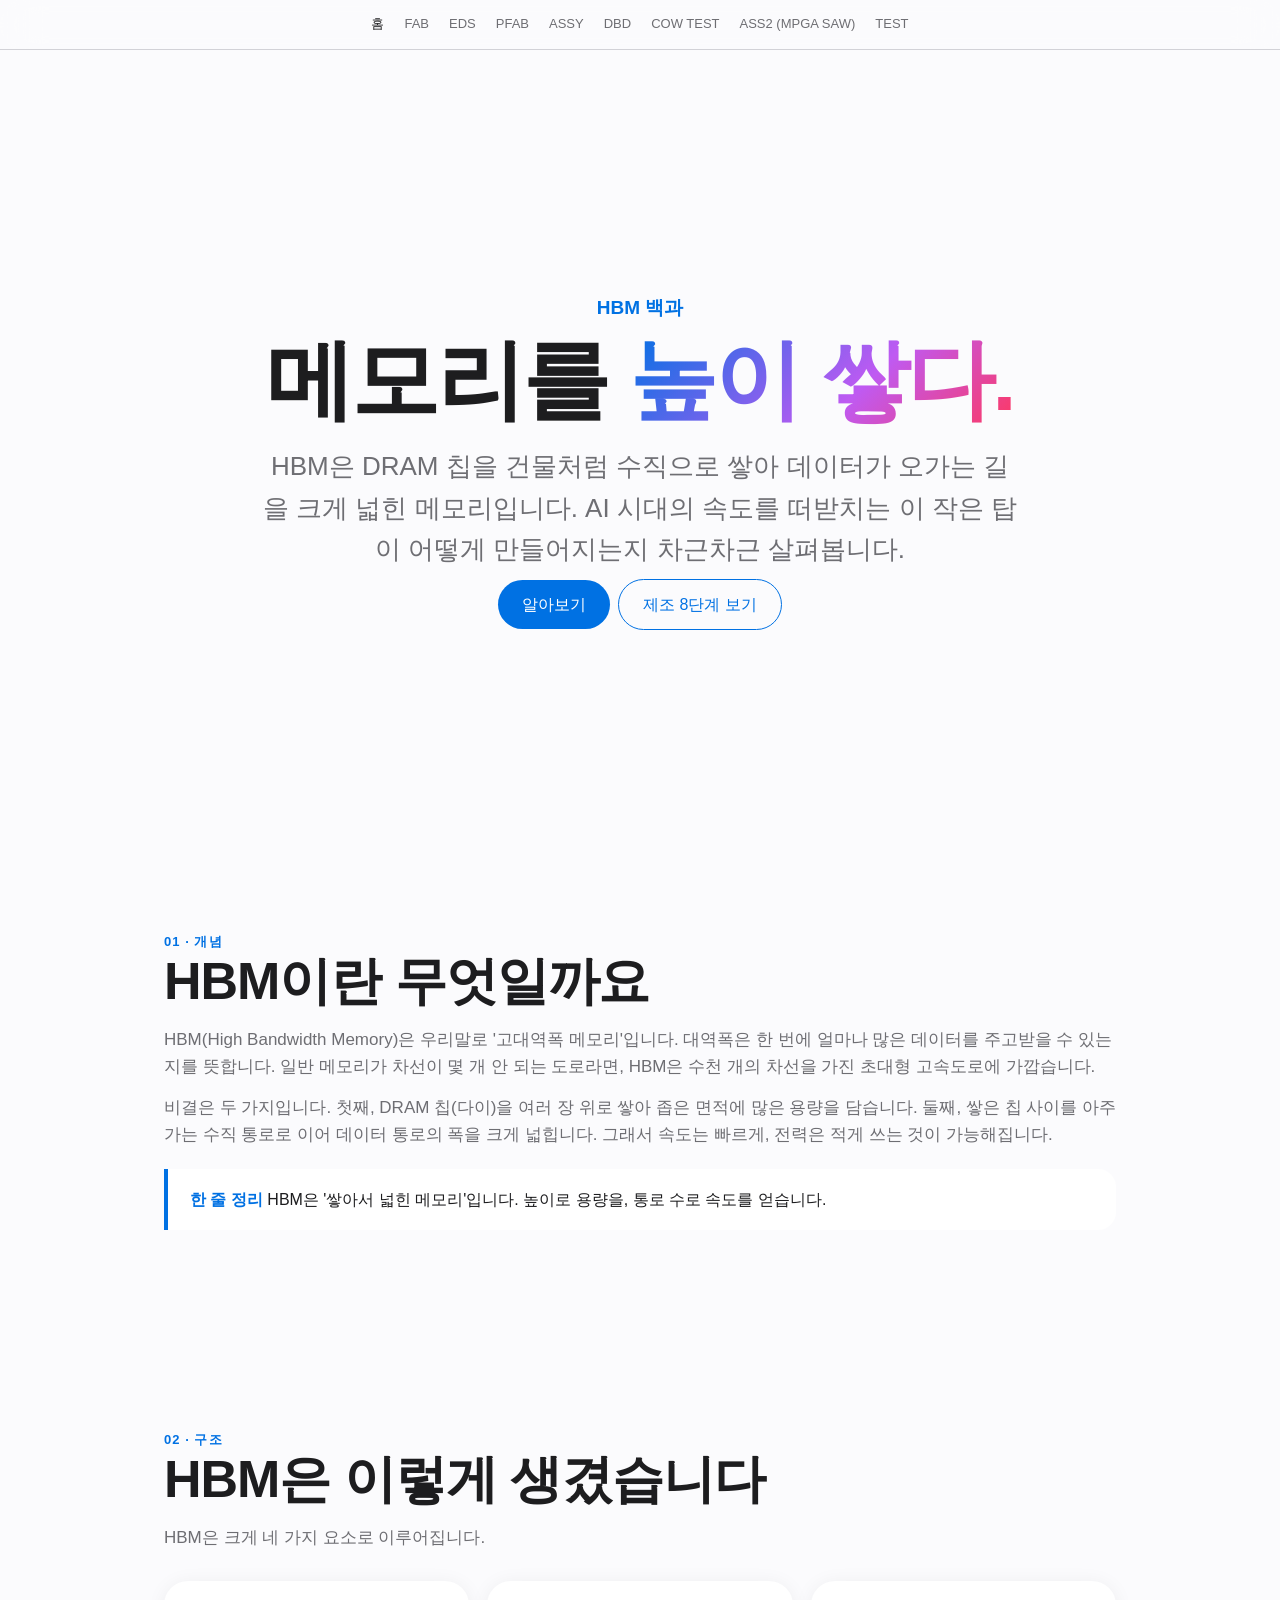
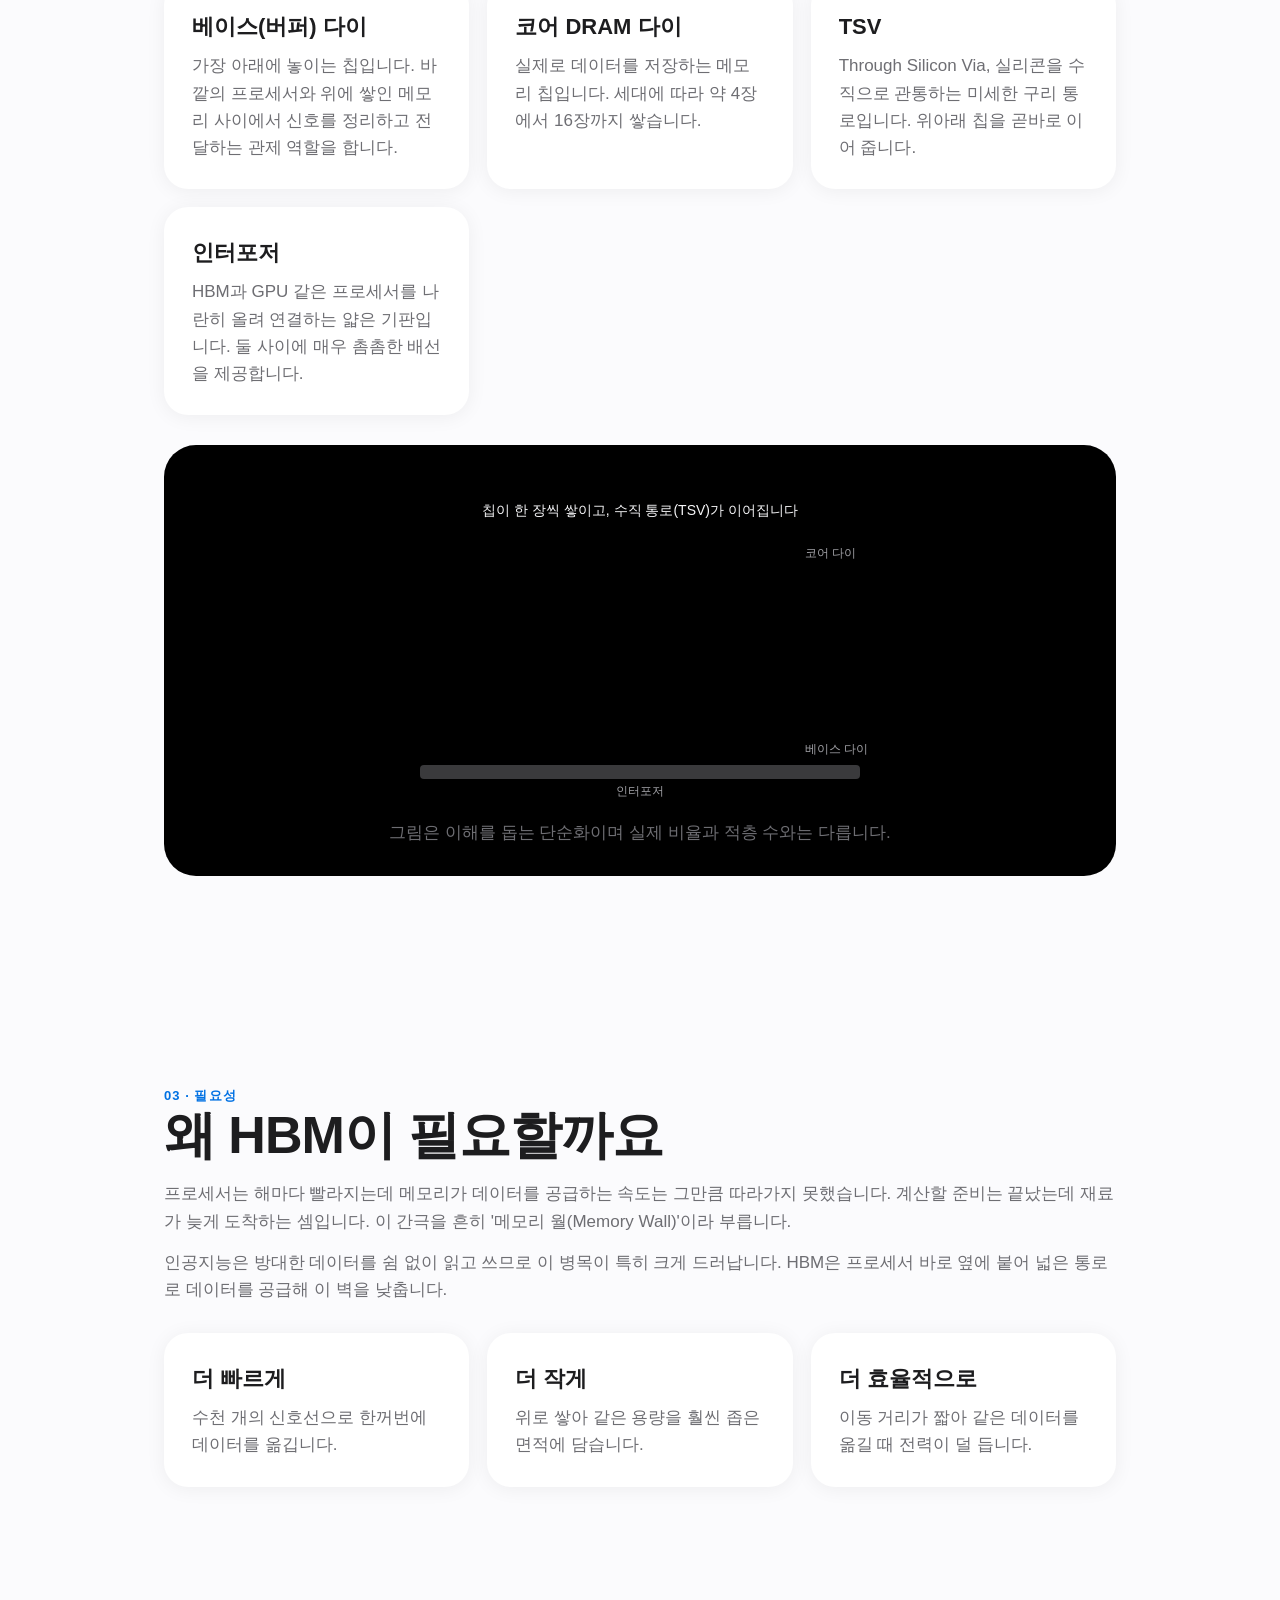
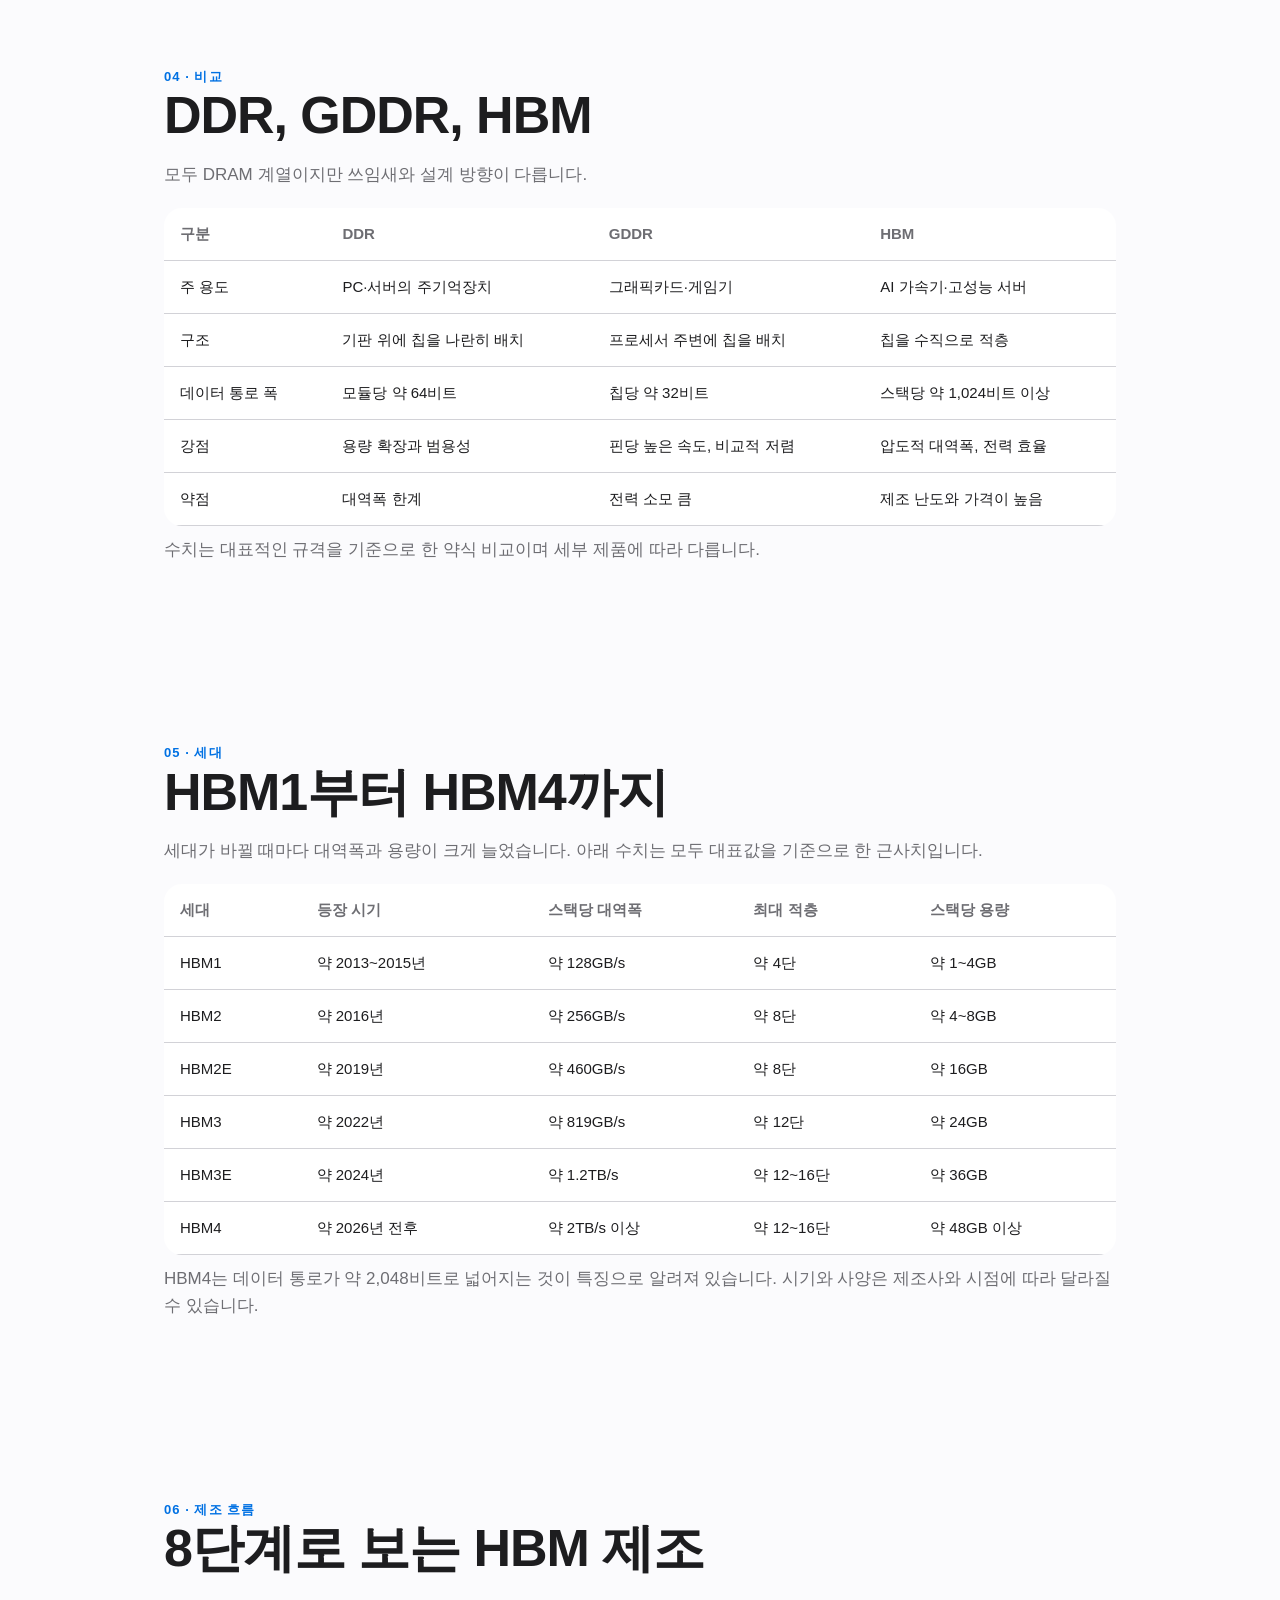
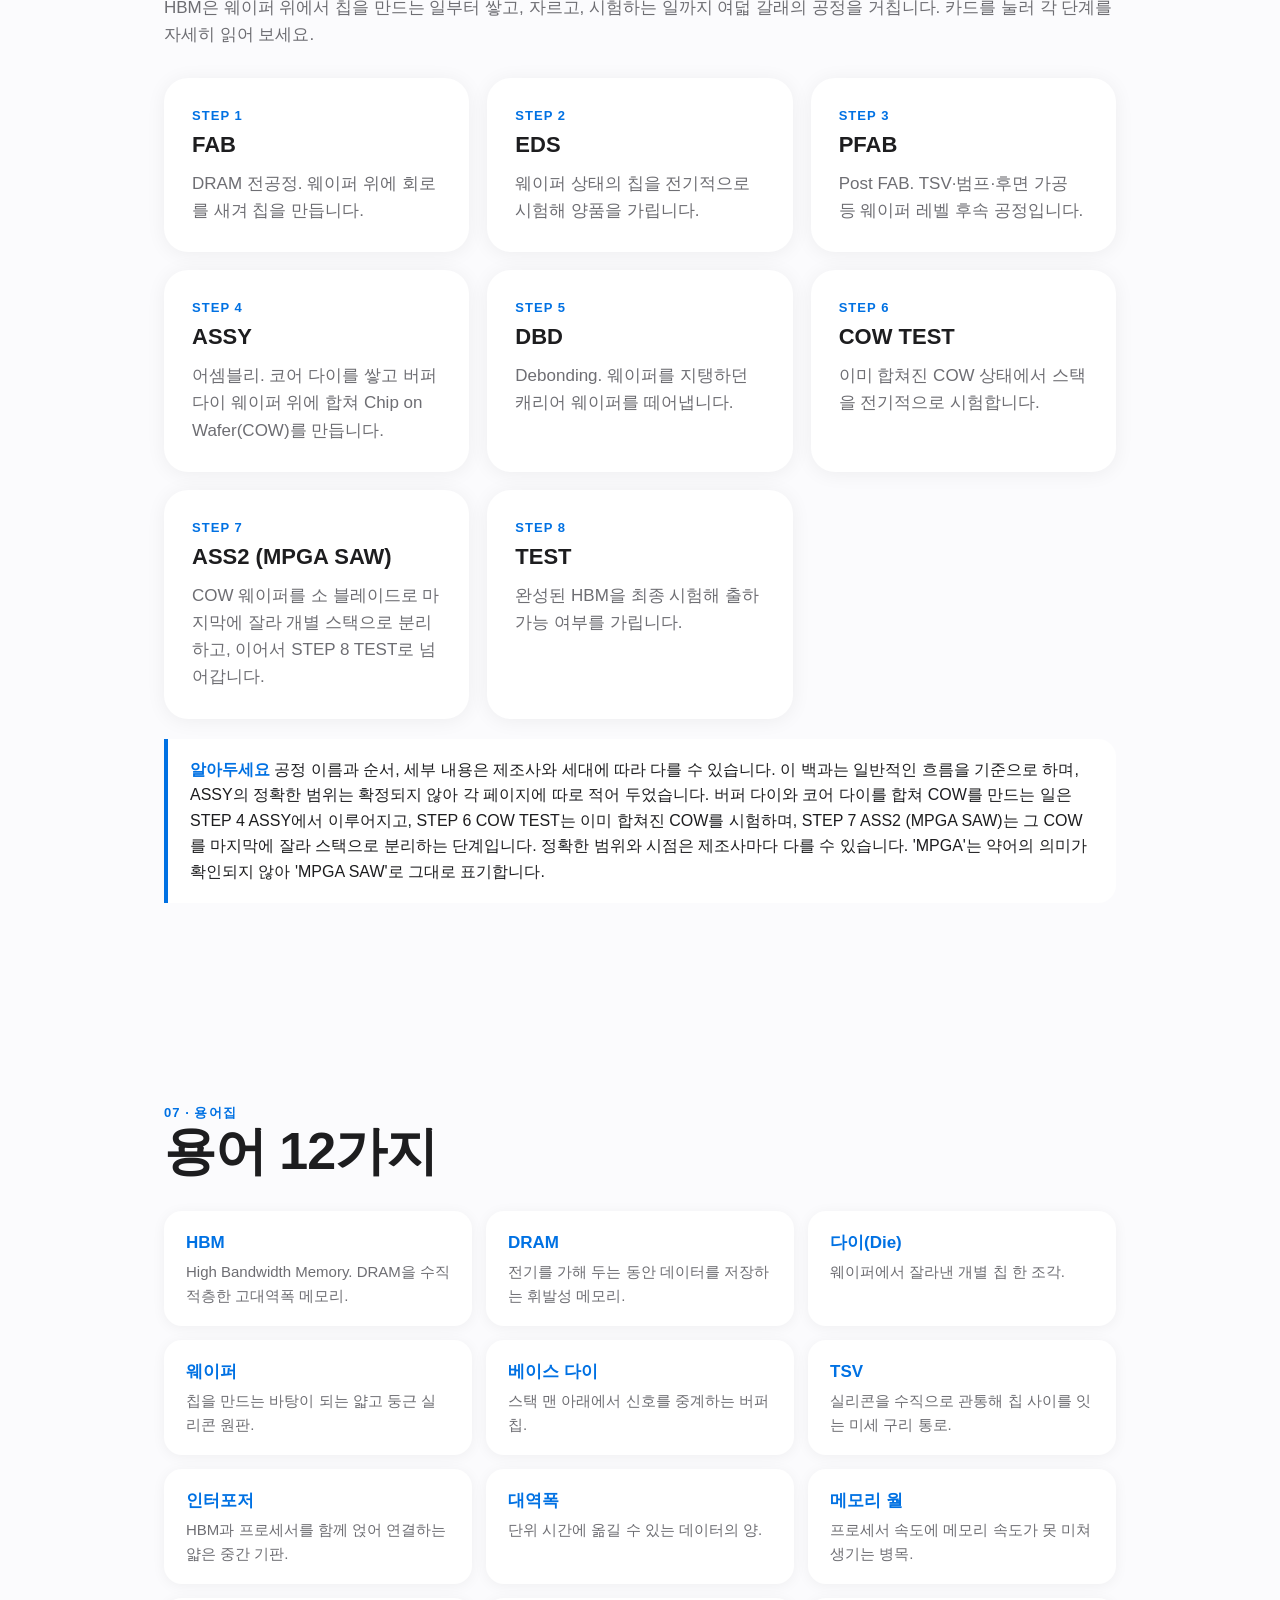
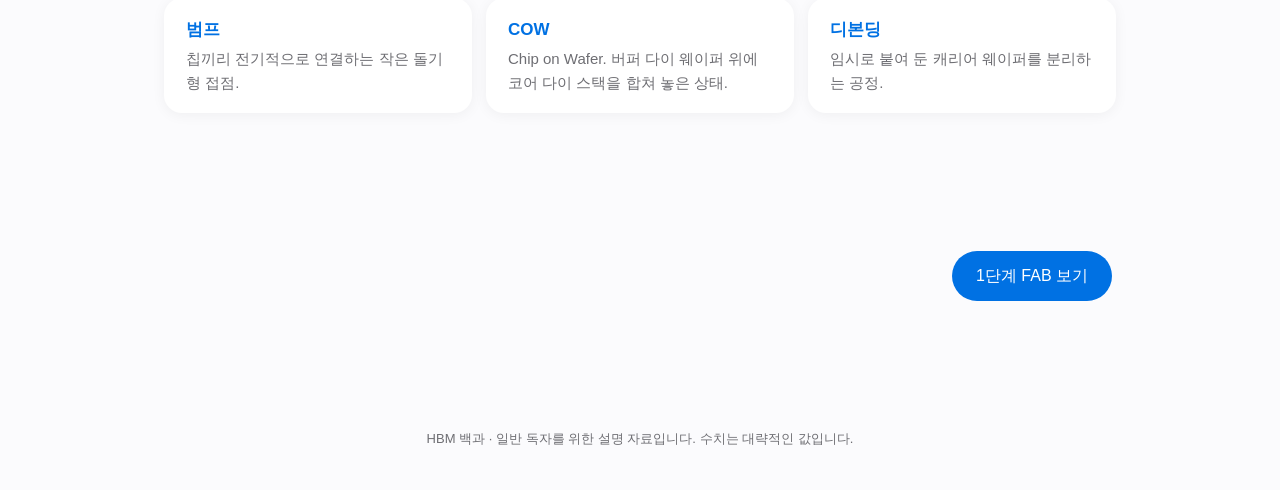
<file: index.html>
<!doctype html>
<html lang="ko">
<head>
<meta charset="utf-8">
<meta name="viewport" content="width=device-width,initial-scale=1">
<title>HBM 백과 | 고대역폭 메모리 이야기</title>
<meta name="description" content="HBM(고대역폭 메모리)의 구조, 필요성, 세대별 변화, 8단계 제조 흐름을 쉽게 풀어 쓴 백과사전.">
<link rel="stylesheet" href="style.css">
<style>
.mini{font-size:13px;color:var(--sub);margin-top:10px}
.dl{display:grid;grid-template-columns:repeat(auto-fit,minmax(280px,1fr));gap:14px;margin-top:30px}
.dl div{background:var(--card);border-radius:18px;padding:18px 22px;box-shadow:0 2px 14px rgba(0,0,0,.05)}
.dl dt{font-weight:700;color:var(--blue);font-size:17px}
.dl dd{color:var(--sub);font-size:15px;margin-top:4px}
.die{transform-box:fill-box;opacity:0;animation:drop 6s var(--ease) infinite}
.d1{animation-delay:.2s}.d2{animation-delay:.6s}.d3{animation-delay:1s}.d4{animation-delay:1.4s}.d5{animation-delay:1.8s}.d6{animation-delay:2.2s}.d7{animation-delay:2.6s}.d8{animation-delay:3s}
@keyframes drop{0%{opacity:0;transform:translateY(-70px)}12%{opacity:1;transform:translateY(0)}85%{opacity:1;transform:translateY(0)}100%{opacity:0;transform:translateY(0)}}
.tsv{stroke-dasharray:210;stroke-dashoffset:210;animation:tsv 6s ease-in-out infinite}
@media (prefers-reduced-motion:reduce){.die{opacity:1!important;transform:none!important;animation:none!important}.tsv{stroke-dashoffset:0!important;opacity:1!important;animation:none!important}}
@keyframes tsv{0%,50%{stroke-dashoffset:210;opacity:0}65%{opacity:1}75%,85%{stroke-dashoffset:0;opacity:1}100%{opacity:0}}
.cap{font-size:15px;color:#a1a1a6;margin-top:14px;text-align:center}
</style>
</head>
<body>
<nav class="top">
<a href="index.html" class="on">홈</a>
<a href="proc-1-fab.html">FAB</a>
<a href="proc-2-eds.html">EDS</a>
<a href="proc-3-pfab.html">PFAB</a>
<a href="proc-4-assy.html">ASSY</a>
<a href="proc-5-dbd.html">DBD</a>
<a href="proc-6-cow-test.html">COW TEST</a>
<a href="proc-7-ass2-mpga-saw.html">ASS2 (MPGA SAW)</a>
<a href="proc-8-test.html">TEST</a>
</nav>

<header class="hero">
<div class="eyebrow">HBM 백과</div>
<h1>메모리를 <span class="grad">높이 쌓다.</span></h1>
<p class="lead">HBM은 DRAM 칩을 건물처럼 수직으로 쌓아 데이터가 오가는 길을 크게 넓힌 메모리입니다. AI 시대의 속도를 떠받치는 이 작은 탑이 어떻게 만들어지는지 차근차근 살펴봅니다.</p>
<p><a class="btn" href="#what">알아보기</a><a class="btn ghost" href="#flow">제조 8단계 보기</a></p>
</header>

<section class="blk reveal" id="what">
<div class="num">01 · 개념</div>
<h2>HBM이란 무엇일까요</h2>
<p>HBM(High Bandwidth Memory)은 우리말로 '고대역폭 메모리'입니다. 대역폭은 한 번에 얼마나 많은 데이터를 주고받을 수 있는지를 뜻합니다. 일반 메모리가 차선이 몇 개 안 되는 도로라면, HBM은 수천 개의 차선을 가진 초대형 고속도로에 가깝습니다.</p>
<p style="margin-top:14px">비결은 두 가지입니다. 첫째, DRAM 칩(다이)을 여러 장 위로 쌓아 좁은 면적에 많은 용량을 담습니다. 둘째, 쌓은 칩 사이를 아주 가는 수직 통로로 이어 데이터 통로의 폭을 크게 넓힙니다. 그래서 속도는 빠르게, 전력은 적게 쓰는 것이 가능해집니다.</p>
<div class="tip"><b>한 줄 정리</b> HBM은 '쌓아서 넓힌 메모리'입니다. 높이로 용량을, 통로 수로 속도를 얻습니다.</div>
</section>

<section class="blk reveal" id="structure">
<div class="num">02 · 구조</div>
<h2>HBM은 이렇게 생겼습니다</h2>
<p>HBM은 크게 네 가지 요소로 이루어집니다.</p>
<div class="grid">
<div class="card"><h3>베이스(버퍼) 다이</h3><p>가장 아래에 놓이는 칩입니다. 바깥의 프로세서와 위에 쌓인 메모리 사이에서 신호를 정리하고 전달하는 관제 역할을 합니다.</p></div>
<div class="card"><h3>코어 DRAM 다이</h3><p>실제로 데이터를 저장하는 메모리 칩입니다. 세대에 따라 약 4장에서 16장까지 쌓습니다.</p></div>
<div class="card"><h3>TSV</h3><p>Through Silicon Via, 실리콘을 수직으로 관통하는 미세한 구리 통로입니다. 위아래 칩을 곧바로 이어 줍니다.</p></div>
<div class="card"><h3>인터포저</h3><p>HBM과 GPU 같은 프로세서를 나란히 올려 연결하는 얇은 기판입니다. 둘 사이에 매우 촘촘한 배선을 제공합니다.</p></div>
</div>

<div class="stage reveal" id="anim">
<svg viewBox="0 0 520 330" width="520" role="img" aria-label="DRAM 다이가 한 장씩 쌓이는 애니메이션">
<rect x="40" y="290" width="440" height="14" rx="4" fill="#3a3a3c"/>
<text x="260" y="320" text-anchor="middle" fill="#a1a1a6" font-size="12">인터포저</text>
<g>
<rect class="die d1" x="110" y="262" width="300" height="22" rx="5" fill="#bf5af2"/>
<rect class="die d2" x="110" y="234" width="300" height="22" rx="5" fill="#0071e3"/>
<rect class="die d3" x="110" y="206" width="300" height="22" rx="5" fill="#0a84ff"/>
<rect class="die d4" x="110" y="178" width="300" height="22" rx="5" fill="#0071e3"/>
<rect class="die d5" x="110" y="150" width="300" height="22" rx="5" fill="#0a84ff"/>
<rect class="die d6" x="110" y="122" width="300" height="22" rx="5" fill="#0071e3"/>
<rect class="die d7" x="110" y="94" width="300" height="22" rx="5" fill="#0a84ff"/>
<rect class="die d8" x="110" y="66" width="300" height="22" rx="5" fill="#ff375f"/>
</g>
<g stroke="#fff" stroke-width="3" stroke-linecap="round" fill="none">
<line class="tsv" x1="170" y1="72" x2="170" y2="282"/>
<line class="tsv" x1="260" y1="72" x2="260" y2="282"/>
<line class="tsv" x1="350" y1="72" x2="350" y2="282"/>
</g>
<text x="425" y="278" fill="#a1a1a6" font-size="12">베이스 다이</text>
<text x="425" y="82" fill="#a1a1a6" font-size="12">코어 다이</text>
<text x="260" y="40" text-anchor="middle" fill="#f5f5f7" font-size="14">칩이 한 장씩 쌓이고, 수직 통로(TSV)가 이어집니다</text>
</svg>
<p class="cap">그림은 이해를 돕는 단순화이며 실제 비율과 적층 수와는 다릅니다.</p>
</div>
</section>

<section class="blk reveal" id="why">
<div class="num">03 · 필요성</div>
<h2>왜 HBM이 필요할까요</h2>
<p>프로세서는 해마다 빨라지는데 메모리가 데이터를 공급하는 속도는 그만큼 따라가지 못했습니다. 계산할 준비는 끝났는데 재료가 늦게 도착하는 셈입니다. 이 간극을 흔히 '메모리 월(Memory Wall)'이라 부릅니다.</p>
<p style="margin-top:14px">인공지능은 방대한 데이터를 쉼 없이 읽고 쓰므로 이 병목이 특히 크게 드러납니다. HBM은 프로세서 바로 옆에 붙어 넓은 통로로 데이터를 공급해 이 벽을 낮춥니다.</p>
<div class="grid">
<div class="card"><h3>더 빠르게</h3><p>수천 개의 신호선으로 한꺼번에 데이터를 옮깁니다.</p></div>
<div class="card"><h3>더 작게</h3><p>위로 쌓아 같은 용량을 훨씬 좁은 면적에 담습니다.</p></div>
<div class="card"><h3>더 효율적으로</h3><p>이동 거리가 짧아 같은 데이터를 옮길 때 전력이 덜 듭니다.</p></div>
</div>
</section>

<section class="blk reveal" id="compare">
<div class="num">04 · 비교</div>
<h2>DDR, GDDR, HBM</h2>
<p>모두 DRAM 계열이지만 쓰임새와 설계 방향이 다릅니다.</p>
<table>
<thead><tr><th>구분</th><th>DDR</th><th>GDDR</th><th>HBM</th></tr></thead>
<tbody>
<tr><td>주 용도</td><td>PC·서버의 주기억장치</td><td>그래픽카드·게임기</td><td>AI 가속기·고성능 서버</td></tr>
<tr><td>구조</td><td>기판 위에 칩을 나란히 배치</td><td>프로세서 주변에 칩을 배치</td><td>칩을 수직으로 적층</td></tr>
<tr><td>데이터 통로 폭</td><td>모듈당 약 64비트</td><td>칩당 약 32비트</td><td>스택당 약 1,024비트 이상</td></tr>
<tr><td>강점</td><td>용량 확장과 범용성</td><td>핀당 높은 속도, 비교적 저렴</td><td>압도적 대역폭, 전력 효율</td></tr>
<tr><td>약점</td><td>대역폭 한계</td><td>전력 소모 큼</td><td>제조 난도와 가격이 높음</td></tr>
</tbody>
</table>
<p class="mini">수치는 대표적인 규격을 기준으로 한 약식 비교이며 세부 제품에 따라 다릅니다.</p>
</section>

<section class="blk reveal" id="gen">
<div class="num">05 · 세대</div>
<h2>HBM1부터 HBM4까지</h2>
<p>세대가 바뀔 때마다 대역폭과 용량이 크게 늘었습니다. 아래 수치는 모두 대표값을 기준으로 한 근사치입니다.</p>
<table>
<thead><tr><th>세대</th><th>등장 시기</th><th>스택당 대역폭</th><th>최대 적층</th><th>스택당 용량</th></tr></thead>
<tbody>
<tr><td>HBM1</td><td>약 2013~2015년</td><td>약 128GB/s</td><td>약 4단</td><td>약 1~4GB</td></tr>
<tr><td>HBM2</td><td>약 2016년</td><td>약 256GB/s</td><td>약 8단</td><td>약 4~8GB</td></tr>
<tr><td>HBM2E</td><td>약 2019년</td><td>약 460GB/s</td><td>약 8단</td><td>약 16GB</td></tr>
<tr><td>HBM3</td><td>약 2022년</td><td>약 819GB/s</td><td>약 12단</td><td>약 24GB</td></tr>
<tr><td>HBM3E</td><td>약 2024년</td><td>약 1.2TB/s</td><td>약 12~16단</td><td>약 36GB</td></tr>
<tr><td>HBM4</td><td>약 2026년 전후</td><td>약 2TB/s 이상</td><td>약 12~16단</td><td>약 48GB 이상</td></tr>
</tbody>
</table>
<p class="mini">HBM4는 데이터 통로가 약 2,048비트로 넓어지는 것이 특징으로 알려져 있습니다. 시기와 사양은 제조사와 시점에 따라 달라질 수 있습니다.</p>
</section>

<section class="blk reveal" id="flow">
<div class="num">06 · 제조 흐름</div>
<h2>8단계로 보는 HBM 제조</h2>
<p>HBM은 웨이퍼 위에서 칩을 만드는 일부터 쌓고, 자르고, 시험하는 일까지 여덟 갈래의 공정을 거칩니다. 카드를 눌러 각 단계를 자세히 읽어 보세요.</p>
<div class="grid">
<a class="card" href="proc-1-fab.html"><div class="num">STEP 1</div><h3>FAB</h3><p>DRAM 전공정. 웨이퍼 위에 회로를 새겨 칩을 만듭니다.</p></a>
<a class="card" href="proc-2-eds.html"><div class="num">STEP 2</div><h3>EDS</h3><p>웨이퍼 상태의 칩을 전기적으로 시험해 양품을 가립니다.</p></a>
<a class="card" href="proc-3-pfab.html"><div class="num">STEP 3</div><h3>PFAB</h3><p>Post FAB. TSV·범프·후면 가공 등 웨이퍼 레벨 후속 공정입니다.</p></a>
<a class="card" href="proc-4-assy.html"><div class="num">STEP 4</div><h3>ASSY</h3><p>어셈블리. 코어 다이를 쌓고 버퍼 다이 웨이퍼 위에 합쳐 Chip on Wafer(COW)를 만듭니다.</p></a>
<a class="card" href="proc-5-dbd.html"><div class="num">STEP 5</div><h3>DBD</h3><p>Debonding. 웨이퍼를 지탱하던 캐리어 웨이퍼를 떼어냅니다.</p></a>
<a class="card" href="proc-6-cow-test.html"><div class="num">STEP 6</div><h3>COW TEST</h3><p>이미 합쳐진 COW 상태에서 스택을 전기적으로 시험합니다.</p></a>
<a class="card" href="proc-7-ass2-mpga-saw.html"><div class="num">STEP 7</div><h3>ASS2 (MPGA SAW)</h3><p>COW 웨이퍼를 소 블레이드로 마지막에 잘라 개별 스택으로 분리하고, 이어서 STEP 8 TEST로 넘어갑니다.</p></a>
<a class="card" href="proc-8-test.html"><div class="num">STEP 8</div><h3>TEST</h3><p>완성된 HBM을 최종 시험해 출하 가능 여부를 가립니다.</p></a>
</div>
<div class="tip"><b>알아두세요</b> 공정 이름과 순서, 세부 내용은 제조사와 세대에 따라 다를 수 있습니다. 이 백과는 일반적인 흐름을 기준으로 하며, ASSY의 정확한 범위는 확정되지 않아 각 페이지에 따로 적어 두었습니다. 버퍼 다이와 코어 다이를 합쳐 COW를 만드는 일은 STEP 4 ASSY에서 이루어지고, STEP 6 COW TEST는 이미 합쳐진 COW를 시험하며, STEP 7 ASS2 (MPGA SAW)는 그 COW를 마지막에 잘라 스택으로 분리하는 단계입니다. 정확한 범위와 시점은 제조사마다 다를 수 있습니다. 'MPGA'는 약어의 의미가 확인되지 않아 'MPGA SAW'로 그대로 표기합니다.</div>
</section>

<section class="blk reveal" id="gloss">
<div class="num">07 · 용어집</div>
<h2>용어 12가지</h2>
<dl class="dl">
<div><dt>HBM</dt><dd>High Bandwidth Memory. DRAM을 수직 적층한 고대역폭 메모리.</dd></div>
<div><dt>DRAM</dt><dd>전기를 가해 두는 동안 데이터를 저장하는 휘발성 메모리.</dd></div>
<div><dt>다이(Die)</dt><dd>웨이퍼에서 잘라낸 개별 칩 한 조각.</dd></div>
<div><dt>웨이퍼</dt><dd>칩을 만드는 바탕이 되는 얇고 둥근 실리콘 원판.</dd></div>
<div><dt>베이스 다이</dt><dd>스택 맨 아래에서 신호를 중계하는 버퍼 칩.</dd></div>
<div><dt>TSV</dt><dd>실리콘을 수직으로 관통해 칩 사이를 잇는 미세 구리 통로.</dd></div>
<div><dt>인터포저</dt><dd>HBM과 프로세서를 함께 얹어 연결하는 얇은 중간 기판.</dd></div>
<div><dt>대역폭</dt><dd>단위 시간에 옮길 수 있는 데이터의 양.</dd></div>
<div><dt>메모리 월</dt><dd>프로세서 속도에 메모리 속도가 못 미쳐 생기는 병목.</dd></div>
<div><dt>범프</dt><dd>칩끼리 전기적으로 연결하는 작은 돌기형 접점.</dd></div>
<div><dt>COW</dt><dd>Chip on Wafer. 버퍼 다이 웨이퍼 위에 코어 다이 스택을 합쳐 놓은 상태.</dd></div>
<div><dt>디본딩</dt><dd>임시로 붙여 둔 캐리어 웨이퍼를 분리하는 공정.</dd></div>
</dl>
</section>

<div class="pager"><span></span><a class="btn" href="proc-1-fab.html">1단계 FAB 보기</a></div>
<footer>HBM 백과 · 일반 독자를 위한 설명 자료입니다. 수치는 대략적인 값입니다.</footer>
<script src="base.js"></script>
</body>
</html>
</file>
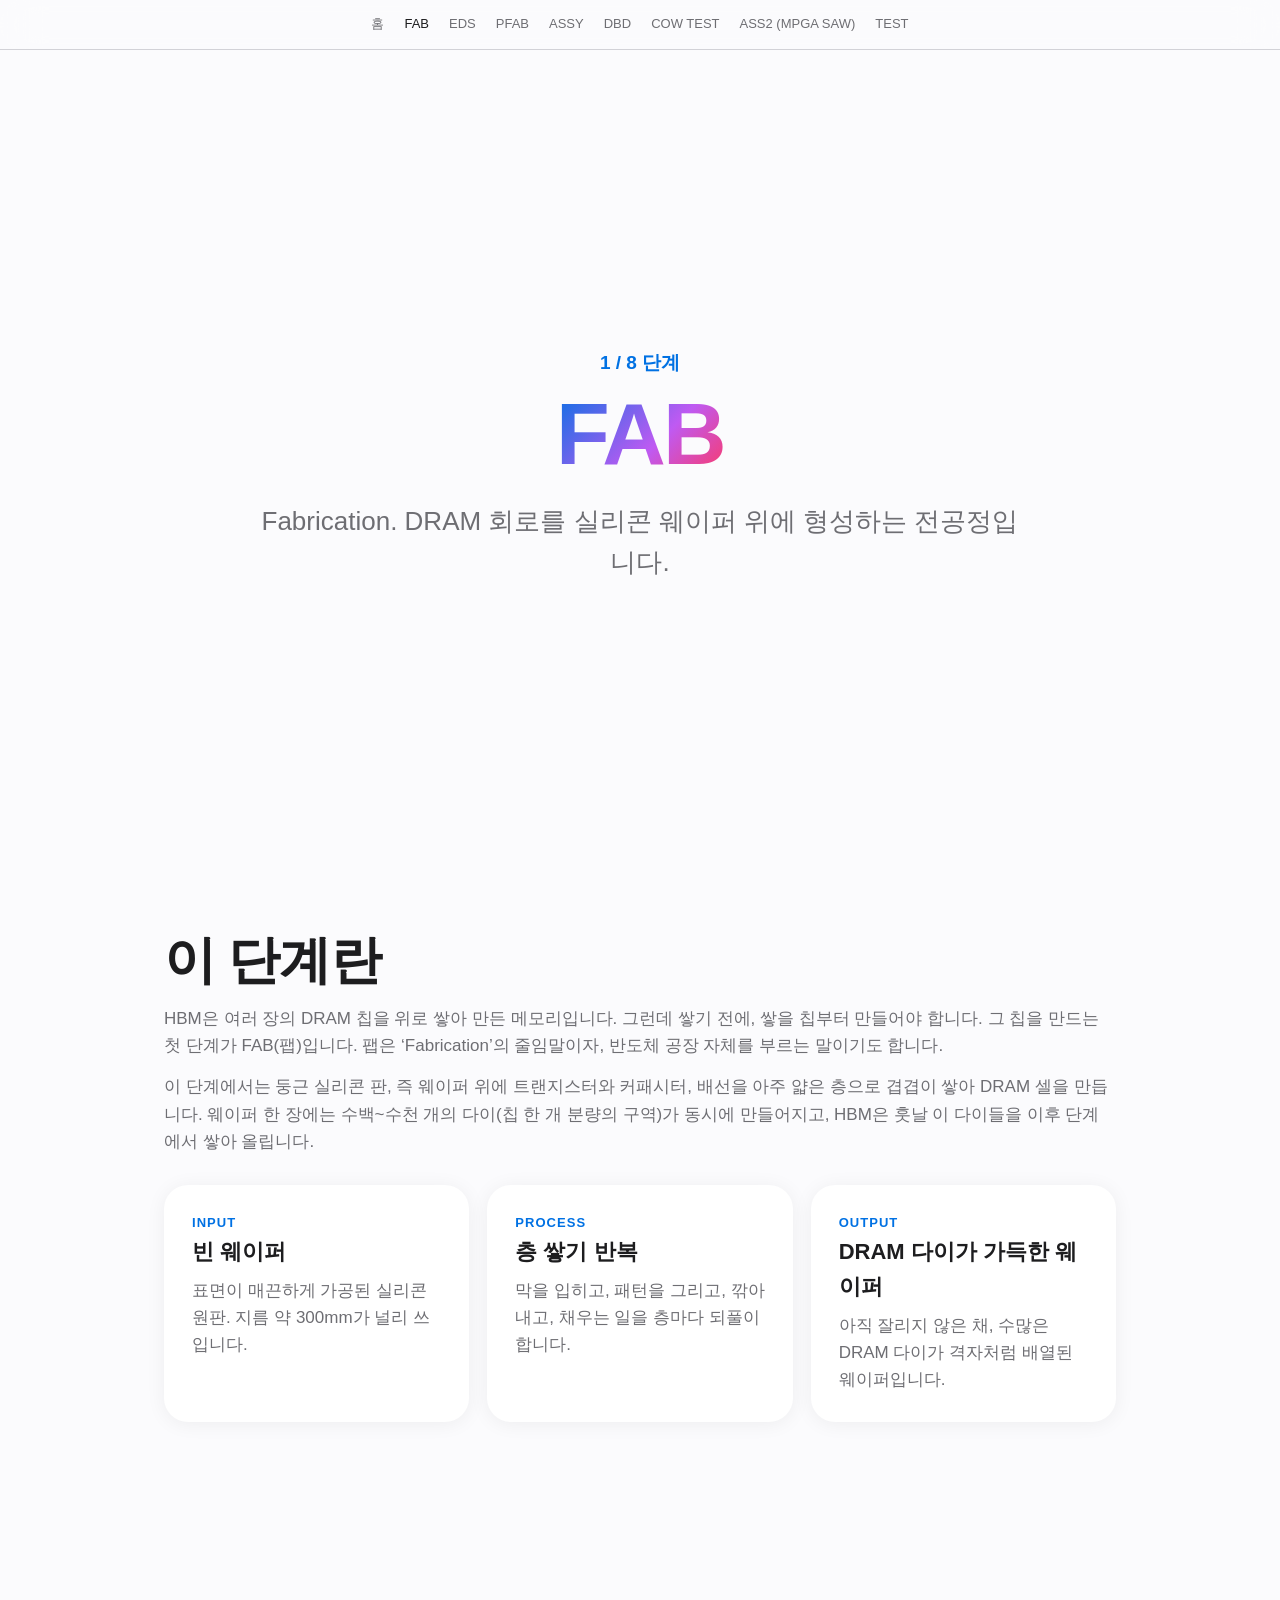
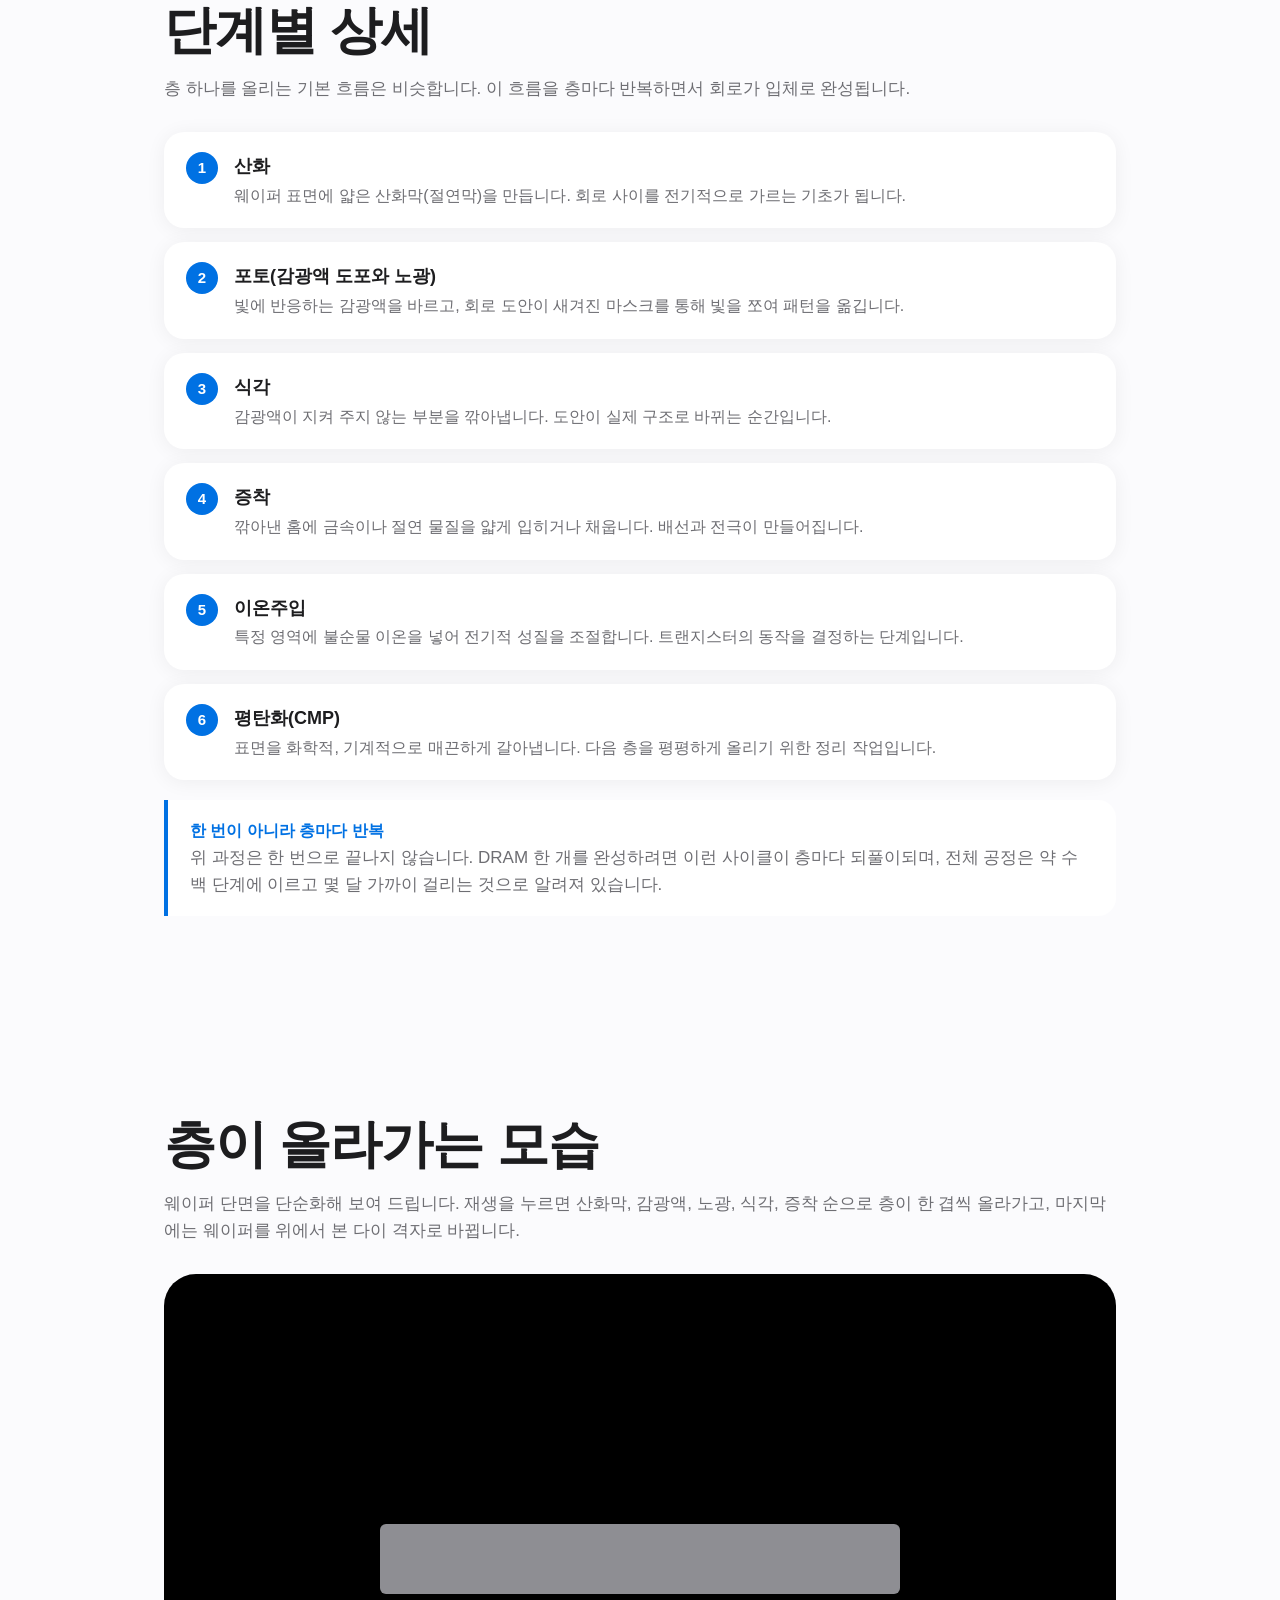
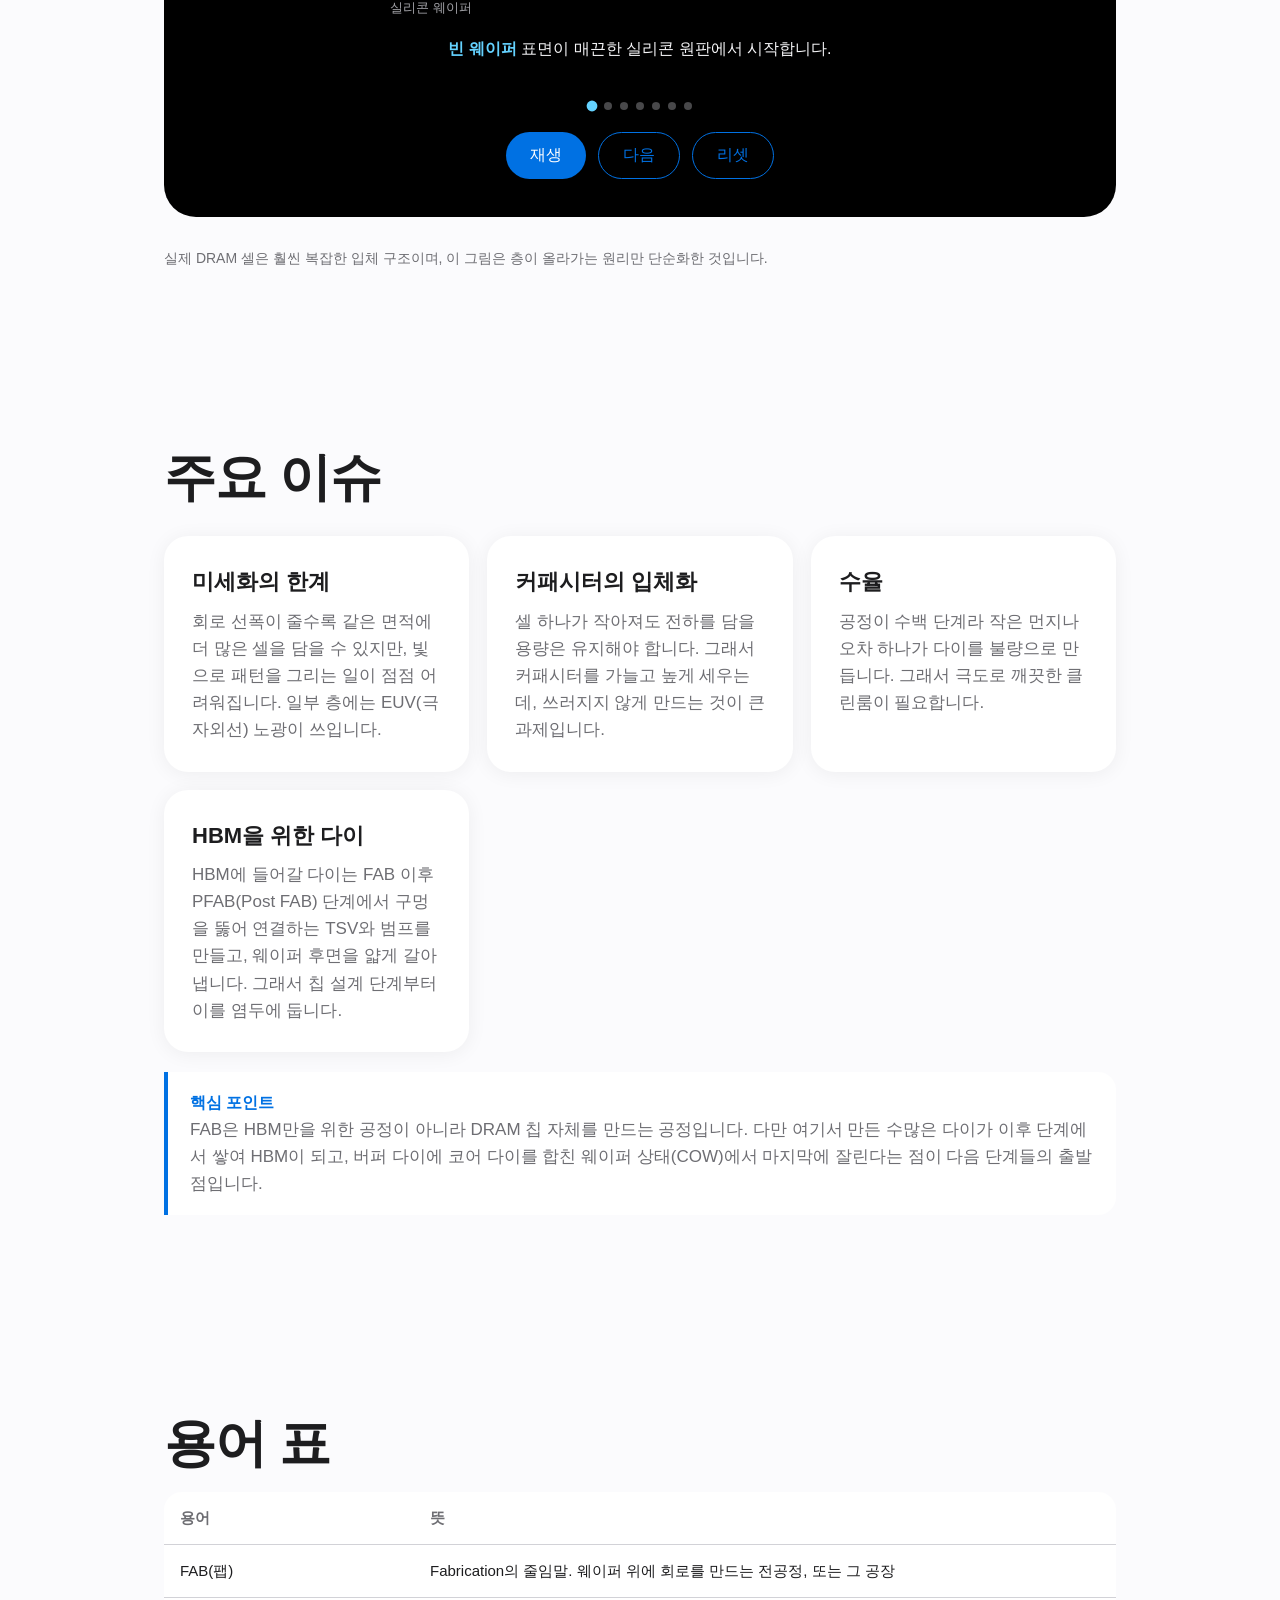
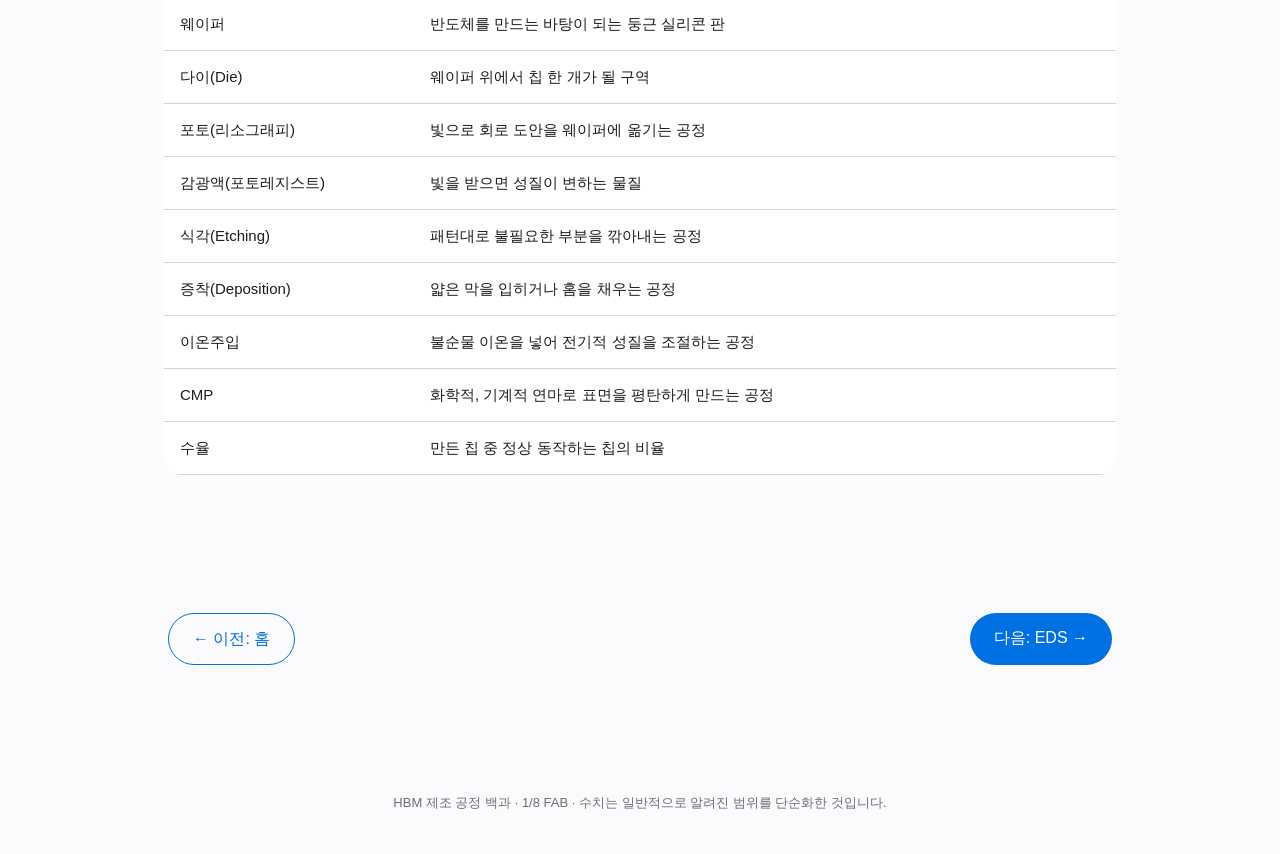
<file: proc-1-fab.html>
<!DOCTYPE html>
<html lang="ko">
<head>
<meta charset="utf-8">
<meta name="viewport" content="width=device-width,initial-scale=1">
<title>1단계 FAB - HBM 제조 공정 백과</title>
<meta name="description" content="HBM 제조의 첫 단계, FAB(전공정 웨이퍼 제조). DRAM 회로를 실리콘 웨이퍼 위에 형성하는 과정을 알아봅니다.">
<link rel="stylesheet" href="style.css">
<style>
.ctrl{display:flex;flex-wrap:wrap;justify-content:center;gap:4px;margin-top:14px}
.cap{min-height:56px;max-width:640px;text-align:center;color:#f5f5f7;font-size:16px;margin-top:12px}
.cap b{color:#64d2ff}
.dots{display:flex;gap:8px;margin-top:10px}
.dots i{width:8px;height:8px;border-radius:50%;background:#48484a;transition:.4s}
.dots i.on{background:#64d2ff;transform:scale(1.35)}
.lay{transition:opacity .6s ease}
.steps{counter-reset:s;list-style:none;padding:0;margin-top:30px;display:grid;gap:14px}
.steps li{counter-increment:s;background:var(--card);border-radius:20px;padding:20px 24px 20px 70px;position:relative;box-shadow:0 2px 20px rgba(0,0,0,.06)}
.steps li::before{content:counter(s);position:absolute;left:22px;top:20px;width:32px;height:32px;border-radius:50%;background:var(--blue);color:#fff;font-weight:700;display:flex;align-items:center;justify-content:center;font-size:15px}
.steps li b{display:block;font-size:18px;margin-bottom:2px}
.steps li span{color:var(--sub);font-size:16px}
</style>
</head>
<body>
<nav class="top">
<a href="index.html">홈</a>
<a href="proc-1-fab.html" class="on">FAB</a>
<a href="proc-2-eds.html">EDS</a>
<a href="proc-3-pfab.html">PFAB</a>
<a href="proc-4-assy.html">ASSY</a>
<a href="proc-5-dbd.html">DBD</a>
<a href="proc-6-cow-test.html">COW TEST</a>
<a href="proc-7-ass2-mpga-saw.html">ASS2 (MPGA SAW)</a>
<a href="proc-8-test.html">TEST</a>
</nav>

<header class="hero">
<div class="eyebrow">1 / 8 단계</div>
<h1><span class="grad">FAB</span></h1>
<p class="lead">Fabrication. DRAM 회로를 실리콘 웨이퍼 위에 형성하는 전공정입니다.</p>
</header>

<section class="blk reveal">
<h2>이 단계란</h2>
<p>HBM은 여러 장의 DRAM 칩을 위로 쌓아 만든 메모리입니다. 그런데 쌓기 전에, 쌓을 칩부터 만들어야 합니다. 그 칩을 만드는 첫 단계가 FAB(팹)입니다. 팹은 &lsquo;Fabrication&rsquo;의 줄임말이자, 반도체 공장 자체를 부르는 말이기도 합니다.</p>
<p style="margin-top:14px">이 단계에서는 둥근 실리콘 판, 즉 웨이퍼 위에 트랜지스터와 커패시터, 배선을 아주 얇은 층으로 겹겹이 쌓아 DRAM 셀을 만듭니다. 웨이퍼 한 장에는 수백~수천 개의 다이(칩 한 개 분량의 구역)가 동시에 만들어지고, HBM은 훗날 이 다이들을 이후 단계에서 쌓아 올립니다.</p>
<div class="grid">
<div class="card"><div class="num">INPUT</div><h3>빈 웨이퍼</h3><p>표면이 매끈하게 가공된 실리콘 원판. 지름 약 300mm가 널리 쓰입니다.</p></div>
<div class="card"><div class="num">PROCESS</div><h3>층 쌓기 반복</h3><p>막을 입히고, 패턴을 그리고, 깎아내고, 채우는 일을 층마다 되풀이합니다.</p></div>
<div class="card"><div class="num">OUTPUT</div><h3>DRAM 다이가 가득한 웨이퍼</h3><p>아직 잘리지 않은 채, 수많은 DRAM 다이가 격자처럼 배열된 웨이퍼입니다.</p></div>
</div>
</section>

<section class="blk reveal">
<h2>단계별 상세</h2>
<p>층 하나를 올리는 기본 흐름은 비슷합니다. 이 흐름을 층마다 반복하면서 회로가 입체로 완성됩니다.</p>
<ol class="steps">
<li><b>산화</b><span>웨이퍼 표면에 얇은 산화막(절연막)을 만듭니다. 회로 사이를 전기적으로 가르는 기초가 됩니다.</span></li>
<li><b>포토(감광액 도포와 노광)</b><span>빛에 반응하는 감광액을 바르고, 회로 도안이 새겨진 마스크를 통해 빛을 쪼여 패턴을 옮깁니다.</span></li>
<li><b>식각</b><span>감광액이 지켜 주지 않는 부분을 깎아냅니다. 도안이 실제 구조로 바뀌는 순간입니다.</span></li>
<li><b>증착</b><span>깎아낸 홈에 금속이나 절연 물질을 얇게 입히거나 채웁니다. 배선과 전극이 만들어집니다.</span></li>
<li><b>이온주입</b><span>특정 영역에 불순물 이온을 넣어 전기적 성질을 조절합니다. 트랜지스터의 동작을 결정하는 단계입니다.</span></li>
<li><b>평탄화(CMP)</b><span>표면을 화학적, 기계적으로 매끈하게 갈아냅니다. 다음 층을 평평하게 올리기 위한 정리 작업입니다.</span></li>
</ol>
<div class="tip"><b>한 번이 아니라 층마다 반복</b><p>위 과정은 한 번으로 끝나지 않습니다. DRAM 한 개를 완성하려면 이런 사이클이 층마다 되풀이되며, 전체 공정은 약 수백 단계에 이르고 몇 달 가까이 걸리는 것으로 알려져 있습니다.</p></div>
</section>

<section class="blk reveal">
<h2>층이 올라가는 모습</h2>
<p>웨이퍼 단면을 단순화해 보여 드립니다. 재생을 누르면 산화막, 감광액, 노광, 식각, 증착 순으로 층이 한 겹씩 올라가고, 마지막에는 웨이퍼를 위에서 본 다이 격자로 바뀝니다.</p>
<div class="stage">
<svg id="fabsvg" viewBox="0 0 640 320" width="640" role="img" aria-label="웨이퍼 단면에서 층이 쌓이는 과정을 보여 주는 애니메이션">
<defs>
<marker id="ah" viewBox="0 0 10 10" refX="5" refY="5" markerWidth="6" markerHeight="6" orient="auto"><path d="M0 0L10 5L0 10z" fill="#ffd60a"/></marker>
<clipPath id="wclip"><circle cx="320" cy="160" r="130"/></clipPath>
</defs>

<g id="cross" class="lay">
  <!-- silicon: full / etched -->
  <rect id="siFull" class="lay" x="60" y="220" width="520" height="70" rx="6" fill="#8e8e93"/>
  <path id="siEtch" class="lay" d="M60 226Q60 220 66 220H200V240H260V220H380V240H440V220H574Q580 220 580 226V284Q580 290 574 290H66Q60 290 60 284Z" fill="#8e8e93" opacity="0"/>
  <text x="70" y="308" fill="#a1a1a6" font-size="13">실리콘 웨이퍼</text>

  <!-- oxide: full / etched -->
  <rect id="oxFull" class="lay" x="60" y="200" width="520" height="20" fill="#0a84ff" opacity="0"/>
  <g id="oxEtch" class="lay" opacity="0" fill="#0a84ff">
    <rect x="60" y="200" width="140" height="20"/>
    <rect x="260" y="200" width="120" height="20"/>
    <rect x="440" y="200" width="140" height="20"/>
  </g>

  <!-- resist: full / exposed / etched -->
  <rect id="resFull" class="lay" x="60" y="166" width="520" height="34" fill="#ff6f91" opacity="0"/>
  <g id="resExp" class="lay" opacity="0">
    <rect x="200" y="166" width="60" height="34" fill="#ffd60a"/>
    <rect x="380" y="166" width="60" height="34" fill="#ffd60a"/>
  </g>
  <g id="resEtch" class="lay" opacity="0" fill="#ff6f91">
    <rect x="60" y="166" width="140" height="34"/>
    <rect x="260" y="166" width="120" height="34"/>
    <rect x="440" y="166" width="140" height="34"/>
  </g>

  <!-- exposure: mask + light -->
  <g id="expo" class="lay" opacity="0">
    <g fill="#d1d1d6">
      <rect x="60" y="112" width="140" height="10" rx="2"/>
      <rect x="260" y="112" width="120" height="10" rx="2"/>
      <rect x="440" y="112" width="140" height="10" rx="2"/>
    </g>
    <text x="68" y="104" fill="#a1a1a6" font-size="13">마스크(회로 도안)</text>
    <g stroke="#ffd60a" stroke-width="3" marker-end="url(#ah)">
      <line x1="230" y1="40" x2="230" y2="158"/>
      <line x1="410" y1="40" x2="410" y2="158"/>
    </g>
    <text x="236" y="38" fill="#ffd60a" font-size="13">빛</text>
  </g>

  <!-- deposition -->
  <g id="dep" class="lay" opacity="0">
    <rect x="200" y="200" width="60" height="40" fill="#ff9f0a"/>
    <rect x="380" y="200" width="60" height="40" fill="#ff9f0a"/>
    <rect x="200" y="190" width="60" height="10" fill="#ff9f0a"/>
    <rect x="380" y="190" width="60" height="10" fill="#ff9f0a"/>
  </g>

  <!-- legend -->
  <g id="legend" font-size="12" fill="#a1a1a6">
    <rect x="400" y="262" width="0" height="0"/>
  </g>
</g>

<g id="topv" class="lay" opacity="0">
  <circle cx="320" cy="160" r="132" fill="#2c2c2e" stroke="#8e8e93" stroke-width="3"/>
  <g id="dies" clip-path="url(#wclip)"></g>
  <path d="M300 292Q320 300 340 292" stroke="#8e8e93" stroke-width="3" fill="none"/>
</g>
</svg>
<div class="cap" id="cap" aria-live="polite"></div>
<div class="dots" id="dots"></div>
<div class="ctrl">
<button class="btn" id="bPlay" type="button">재생</button>
<button class="btn ghost" id="bNext" type="button">다음</button>
<button class="btn ghost" id="bReset" type="button">리셋</button>
</div>
</div>
<p style="font-size:14px">실제 DRAM 셀은 훨씬 복잡한 입체 구조이며, 이 그림은 층이 올라가는 원리만 단순화한 것입니다.</p>
</section>

<section class="blk reveal">
<h2>주요 이슈</h2>
<div class="grid">
<div class="card"><h3>미세화의 한계</h3><p>회로 선폭이 줄수록 같은 면적에 더 많은 셀을 담을 수 있지만, 빛으로 패턴을 그리는 일이 점점 어려워집니다. 일부 층에는 EUV(극자외선) 노광이 쓰입니다.</p></div>
<div class="card"><h3>커패시터의 입체화</h3><p>셀 하나가 작아져도 전하를 담을 용량은 유지해야 합니다. 그래서 커패시터를 가늘고 높게 세우는데, 쓰러지지 않게 만드는 것이 큰 과제입니다.</p></div>
<div class="card"><h3>수율</h3><p>공정이 수백 단계라 작은 먼지나 오차 하나가 다이를 불량으로 만듭니다. 그래서 극도로 깨끗한 클린룸이 필요합니다.</p></div>
<div class="card"><h3>HBM을 위한 다이</h3><p>HBM에 들어갈 다이는 FAB 이후 PFAB(Post FAB) 단계에서 구멍을 뚫어 연결하는 TSV와 범프를 만들고, 웨이퍼 후면을 얇게 갈아냅니다. 그래서 칩 설계 단계부터 이를 염두에 둡니다.</p></div>
</div>
<div class="tip"><b>핵심 포인트</b><p>FAB은 HBM만을 위한 공정이 아니라 DRAM 칩 자체를 만드는 공정입니다. 다만 여기서 만든 수많은 다이가 이후 단계에서 쌓여 HBM이 되고, 버퍼 다이에 코어 다이를 합친 웨이퍼 상태(COW)에서 마지막에 잘린다는 점이 다음 단계들의 출발점입니다.</p></div>
</section>

<section class="blk reveal">
<h2>용어 표</h2>
<table>
<tr><th>용어</th><th>뜻</th></tr>
<tr><td>FAB(팹)</td><td>Fabrication의 줄임말. 웨이퍼 위에 회로를 만드는 전공정, 또는 그 공장</td></tr>
<tr><td>웨이퍼</td><td>반도체를 만드는 바탕이 되는 둥근 실리콘 판</td></tr>
<tr><td>다이(Die)</td><td>웨이퍼 위에서 칩 한 개가 될 구역</td></tr>
<tr><td>포토(리소그래피)</td><td>빛으로 회로 도안을 웨이퍼에 옮기는 공정</td></tr>
<tr><td>감광액(포토레지스트)</td><td>빛을 받으면 성질이 변하는 물질</td></tr>
<tr><td>식각(Etching)</td><td>패턴대로 불필요한 부분을 깎아내는 공정</td></tr>
<tr><td>증착(Deposition)</td><td>얇은 막을 입히거나 홈을 채우는 공정</td></tr>
<tr><td>이온주입</td><td>불순물 이온을 넣어 전기적 성질을 조절하는 공정</td></tr>
<tr><td>CMP</td><td>화학적, 기계적 연마로 표면을 평탄하게 만드는 공정</td></tr>
<tr><td>수율</td><td>만든 칩 중 정상 동작하는 칩의 비율</td></tr>
</table>
</section>

<div class="pager">
<a class="btn ghost" href="index.html">&larr; 이전: 홈</a>
<a class="btn" href="proc-2-eds.html">다음: EDS &rarr;</a>
</div>
<footer>HBM 제조 공정 백과 · 1/8 FAB · 수치는 일반적으로 알려진 범위를 단순화한 것입니다.</footer>

<script>
(function(){
  var $=function(id){return document.getElementById(id)};
  var caps=[
    '<b>빈 웨이퍼</b> 표면이 매끈한 실리콘 원판에서 시작합니다.',
    '<b>산화막 형성</b> 표면에 얇은 산화막(절연막)을 입힙니다.',
    '<b>감광액 도포</b> 빛에 반응하는 감광액을 고르게 바릅니다.',
    '<b>노광</b> 회로 도안이 새겨진 마스크를 통해 빛을 쪼이면, 빛을 받은 부분의 성질이 바뀝니다.',
    '<b>식각</b> 성질이 바뀐 부분이 제거되고, 그 아래 산화막과 실리콘이 도안대로 깎입니다.',
    '<b>증착</b> 남은 감광액을 걷어낸 뒤, 깎인 홈을 물질로 채웁니다. 이 사이클을 층마다 반복합니다.',
    '<b>웨이퍼 위에서 보면</b> 수백~수천 개의 다이가 격자처럼 배열되어 있습니다. HBM은 이 다이를 이후 단계에서 쌓습니다.'
  ];
  var LAST=caps.length-1;
  var step=0, token=0, playing=false;

  // build die grid once
  var dies=$('dies'), ns='http://www.w3.org/2000/svg', html='';
  var w=26,h=20,x0=320-132,y0=160-132;
  for(var y=y0;y<y0+264;y+=h+2){for(var x=x0;x<x0+264;x+=w+2){
    html+='<rect x="'+x+'" y="'+y+'" width="'+w+'" height="'+h+'" rx="2" fill="#30d158" opacity=".85"/>';
  }}
  dies.innerHTML=html;

  // dots
  var dots=$('dots'); var dh='';
  for(var i=0;i<=LAST;i++)dh+='<i></i>';
  dots.innerHTML=dh;
  var dotEls=dots.children;

  function op(id,v){$(id).setAttribute('opacity',v?1:0)}

  // render is a pure function of step: no leftover state possible
  function render(s){
    step=s;
    var top=s===LAST;
    op('cross',!top);
    $('cross').style.opacity=top?0:1;
    op('topv',top);
    op('siFull',s<4);
    op('siEtch',s>=4);
    op('oxFull',s>=1&&s<4);
    op('oxEtch',s>=4);
    op('resFull',s===2||s===3);
    op('resExp',s===3);
    op('resEtch',s===4);
    op('expo',s===3);
    op('dep',s===5);
    // keep cross visible attr consistent
    $('cross').setAttribute('opacity',top?0:1);
    $('cap').innerHTML=caps[s];
    for(var i=0;i<dotEls.length;i++)dotEls[i].className=i===s?'on':'';
    $('bPlay').textContent=playing?'일시정지':(s===LAST?'다시 재생':'재생');
  }

  function sleep(ms,t){
    return new Promise(function(res){
      setTimeout(function(){res(t===token)},ms);
    });
  }

  function stop(){token++;playing=false}

  async function play(){
    stop();
    var t=token; playing=true;
    if(step>=LAST)render(0); else render(step);
    while(t===token&&step<LAST){
      var ok=await sleep(2200,t);
      if(!ok)return;
      render(step+1);
    }
    if(t===token){playing=false;render(step)}
  }

  $('bPlay').addEventListener('click',function(){
    if(playing){stop();render(step)}else play();
  });
  $('bNext').addEventListener('click',function(){
    stop();
    render(step>=LAST?0:step+1);
  });
  $('bReset').addEventListener('click',function(){
    stop();
    render(0);
  });

  render(0);
})();
</script>
<script src="base.js"></script>
</body>
</html>
</file>
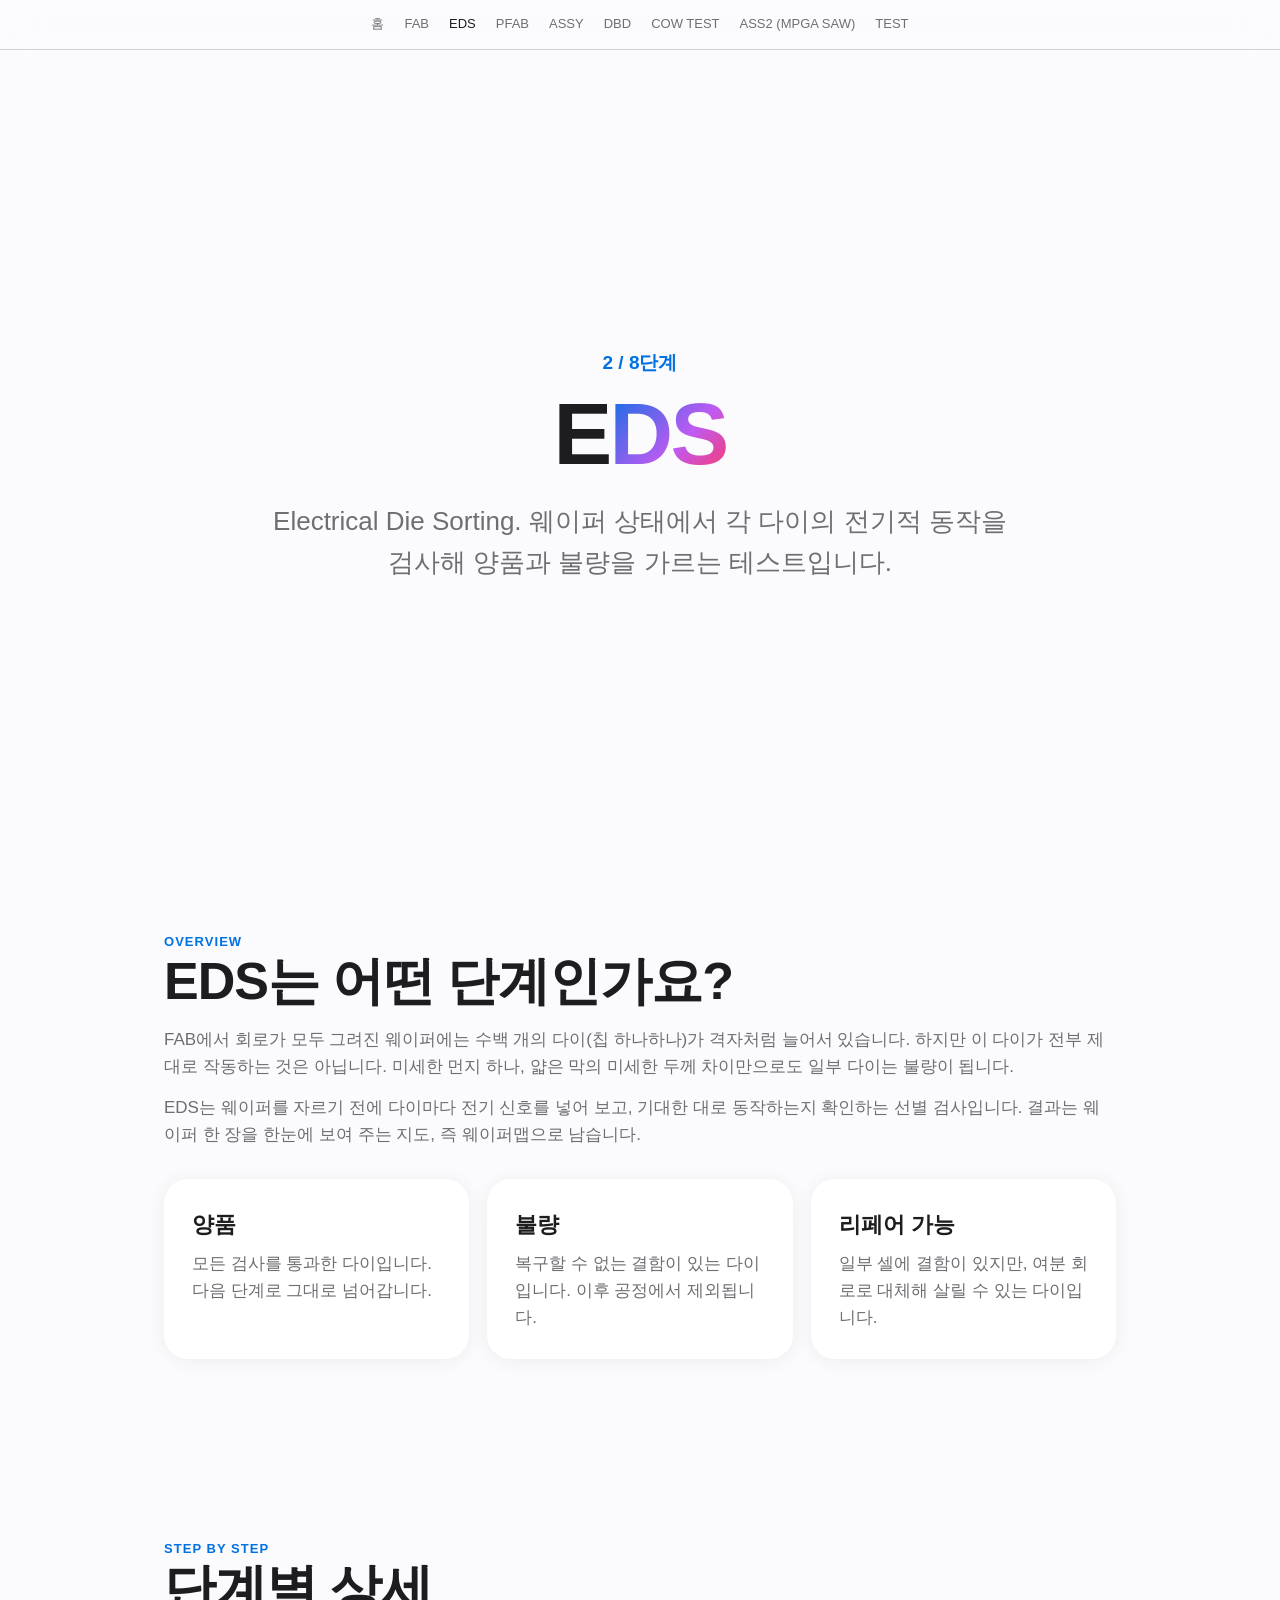
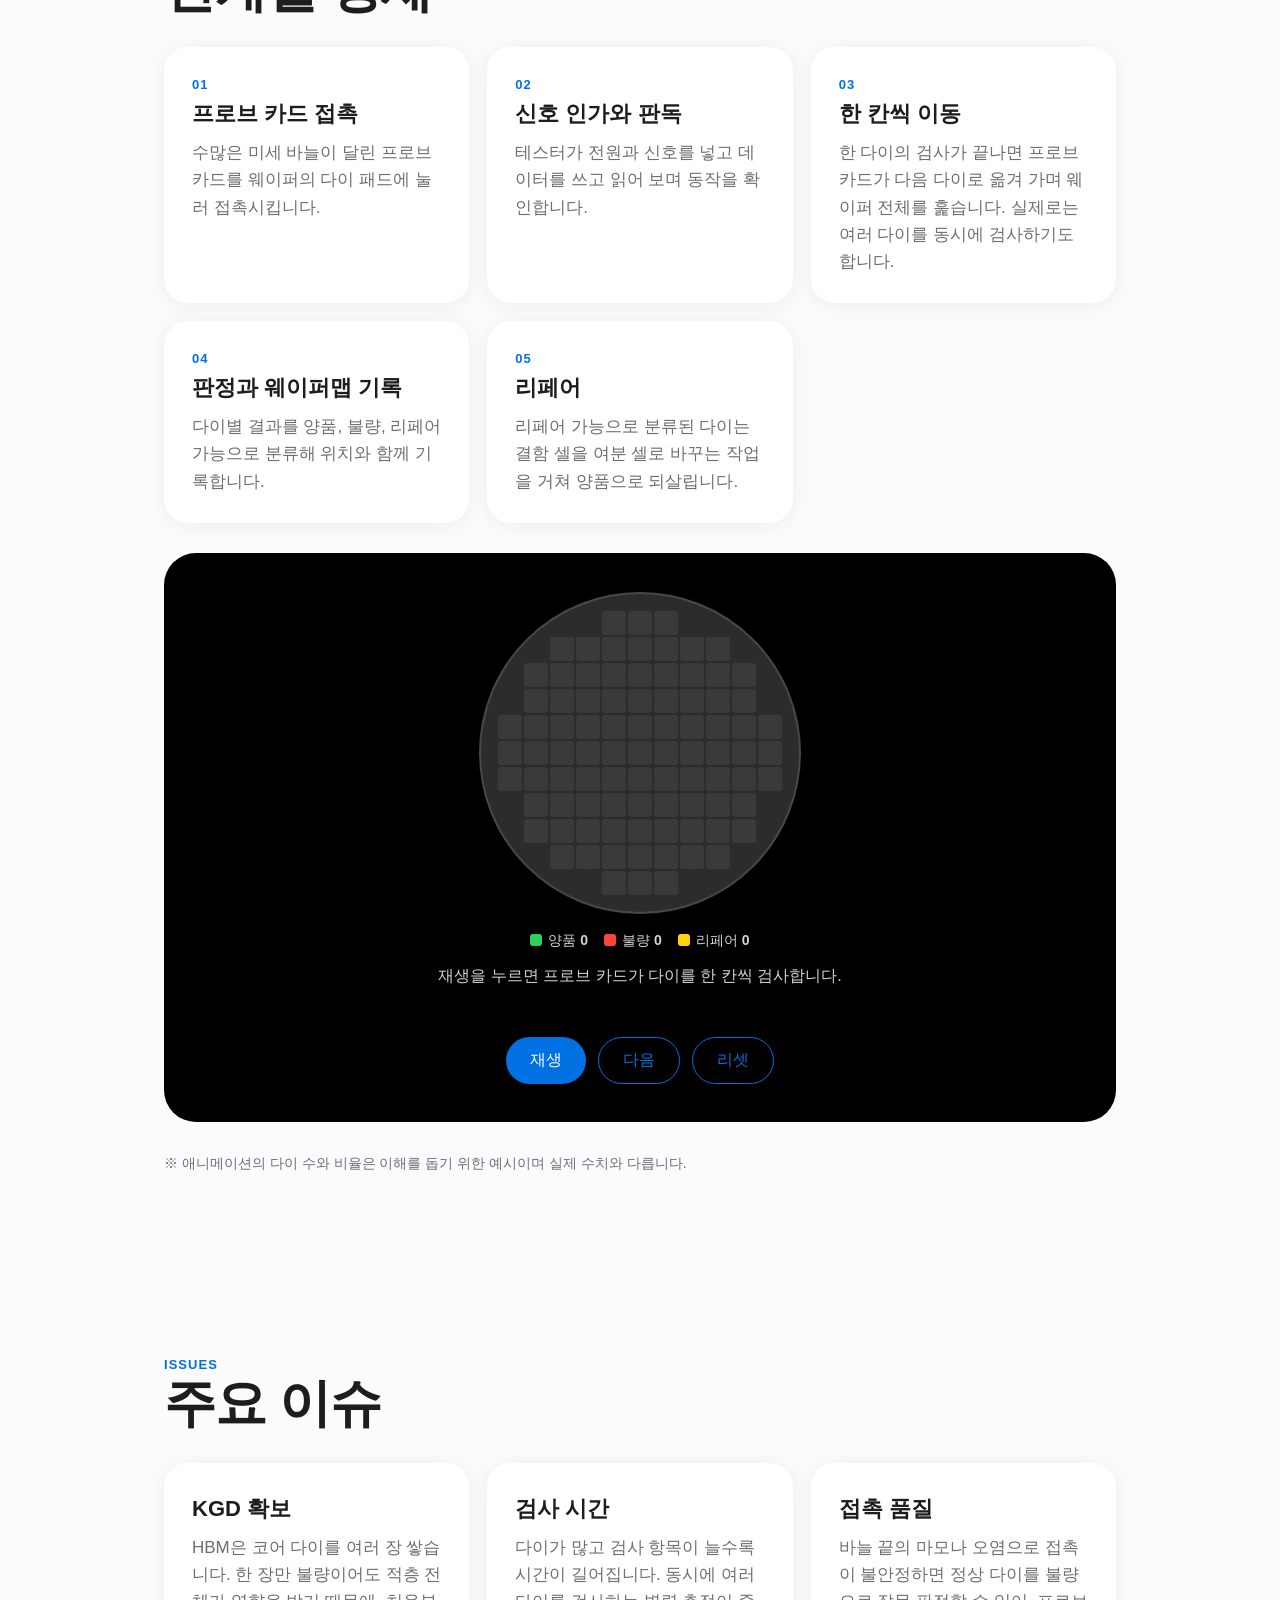
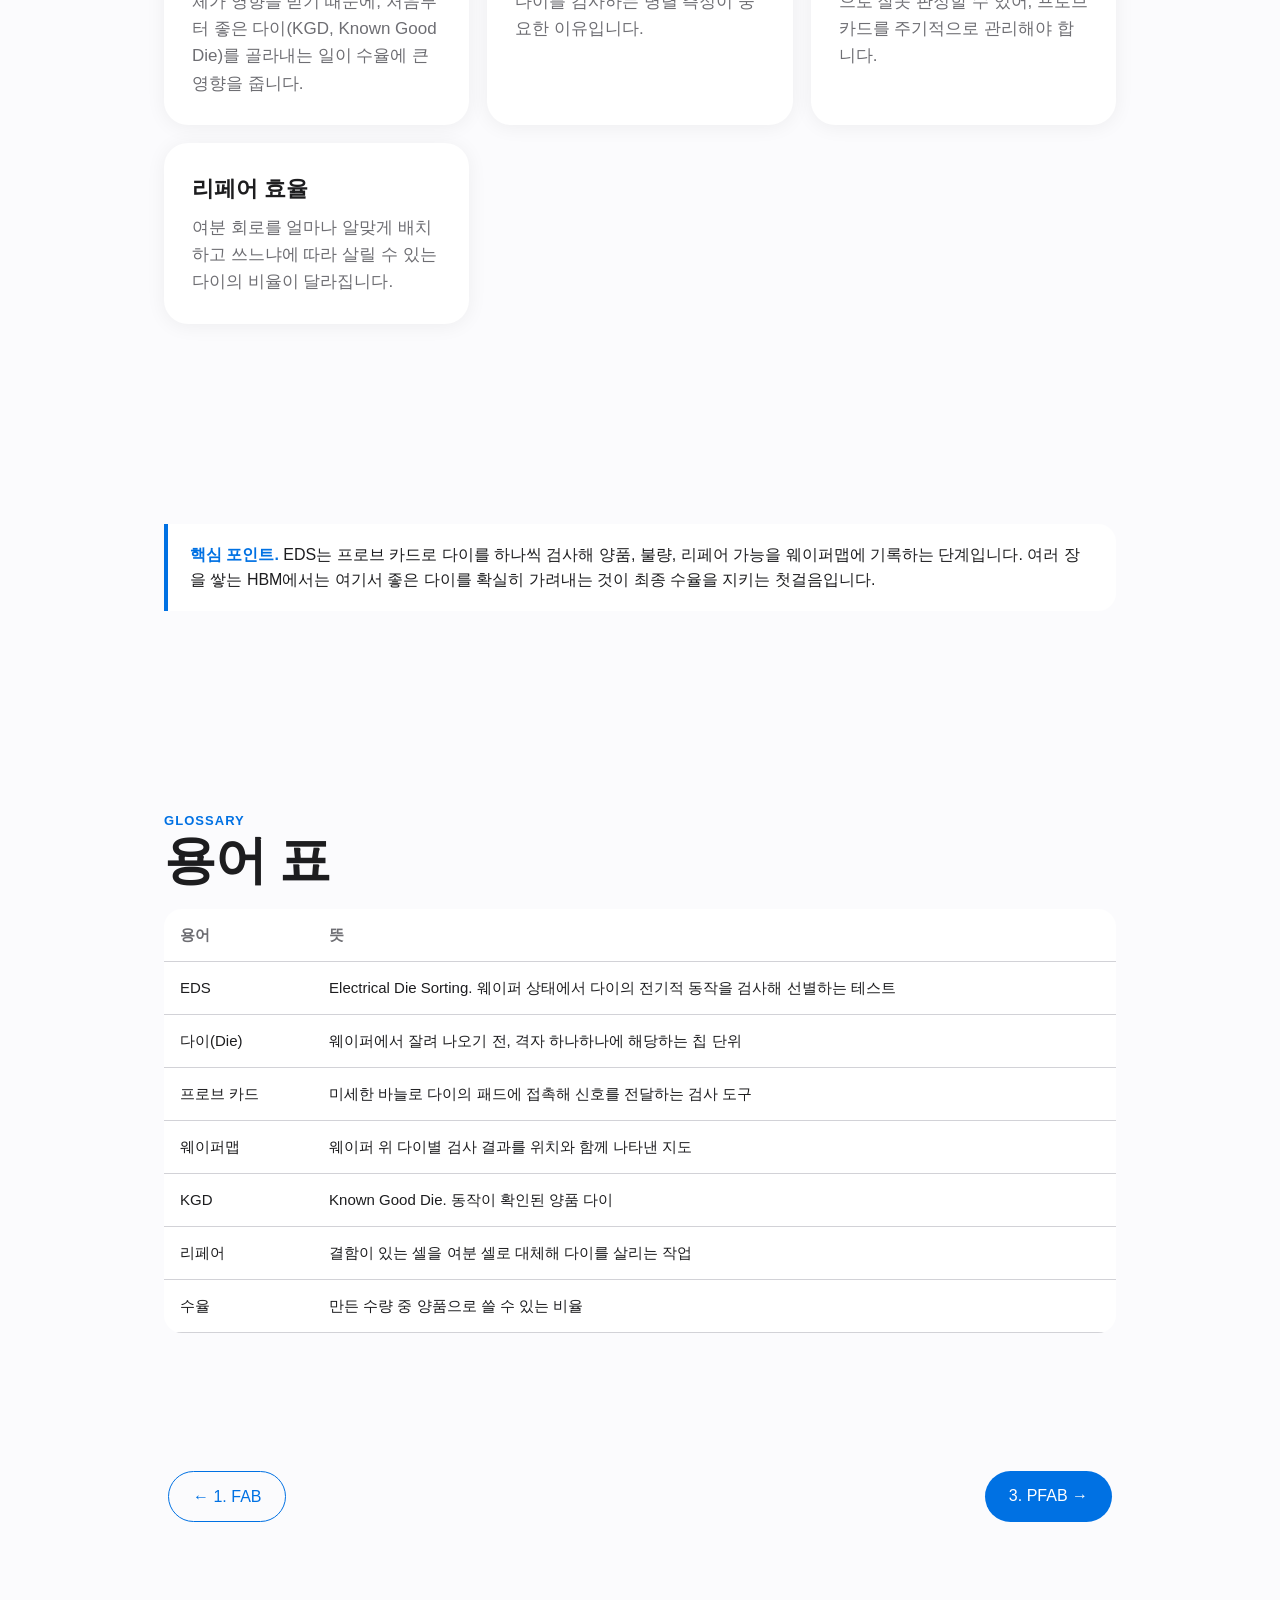
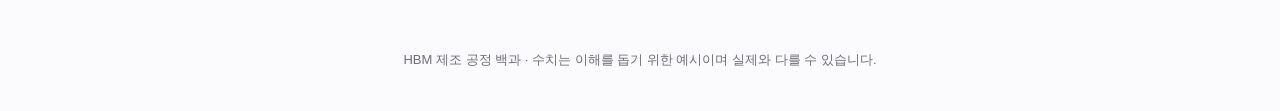
<file: proc-2-eds.html>
<!doctype html>
<html lang="ko">
<head>
<meta charset="utf-8">
<meta name="viewport" content="width=device-width,initial-scale=1">
<title>EDS | HBM 제조 공정 2/8</title>
<meta name="description" content="EDS(Electrical Die Sorting)는 웨이퍼 상태에서 각 다이의 전기적 동작을 검사해 양품과 불량을 가르는 테스트입니다.">
<link rel="stylesheet" href="style.css">
<style>
.ctl{display:flex;flex-wrap:wrap;justify-content:center;gap:4px;margin-top:14px}
.cap{color:#d2d2d7;font-size:16px;text-align:center;min-height:52px;max-width:560px;margin-top:12px}
.legend{display:flex;flex-wrap:wrap;gap:16px;justify-content:center;font-size:14px;color:#d2d2d7;margin-top:6px}
.legend i{display:inline-block;width:12px;height:12px;border-radius:3px;margin-right:6px;vertical-align:-1px}
#probe{transition:transform .12s linear}
.die{transition:fill .25s}
@media(prefers-reduced-motion:reduce){#probe,.die{transition:none!important}}
</style>
</head>
<body>
<nav class="top">
<a href="index.html">홈</a>
<a href="proc-1-fab.html">FAB</a>
<a href="proc-2-eds.html" class="on">EDS</a>
<a href="proc-3-pfab.html">PFAB</a>
<a href="proc-4-assy.html">ASSY</a>
<a href="proc-5-dbd.html">DBD</a>
<a href="proc-6-cow-test.html">COW TEST</a>
<a href="proc-7-ass2-mpga-saw.html">ASS2 (MPGA SAW)</a>
<a href="proc-8-test.html">TEST</a>
</nav>

<header class="hero">
<div class="eyebrow">2 / 8단계</div>
<h1>E<span class="grad">DS</span></h1>
<p class="lead">Electrical Die Sorting. 웨이퍼 상태에서 각 다이의 전기적 동작을 검사해 양품과 불량을 가르는 테스트입니다.</p>
</header>

<section class="blk reveal">
<div class="num">OVERVIEW</div>
<h2>EDS는 어떤 단계인가요?</h2>
<p>FAB에서 회로가 모두 그려진 웨이퍼에는 수백 개의 다이(칩 하나하나)가 격자처럼 늘어서 있습니다. 하지만 이 다이가 전부 제대로 작동하는 것은 아닙니다. 미세한 먼지 하나, 얇은 막의 미세한 두께 차이만으로도 일부 다이는 불량이 됩니다.</p>
<p style="margin-top:14px">EDS는 웨이퍼를 자르기 전에 다이마다 전기 신호를 넣어 보고, 기대한 대로 동작하는지 확인하는 선별 검사입니다. 결과는 웨이퍼 한 장을 한눈에 보여 주는 지도, 즉 웨이퍼맵으로 남습니다.</p>
<div class="grid">
<div class="card"><h3>양품</h3><p>모든 검사를 통과한 다이입니다. 다음 단계로 그대로 넘어갑니다.</p></div>
<div class="card"><h3>불량</h3><p>복구할 수 없는 결함이 있는 다이입니다. 이후 공정에서 제외됩니다.</p></div>
<div class="card"><h3>리페어 가능</h3><p>일부 셀에 결함이 있지만, 여분 회로로 대체해 살릴 수 있는 다이입니다.</p></div>
</div>
</section>

<section class="blk reveal">
<div class="num">STEP BY STEP</div>
<h2>단계별 상세</h2>
<div class="grid">
<div class="card"><div class="num">01</div><h3>프로브 카드 접촉</h3><p>수많은 미세 바늘이 달린 프로브 카드를 웨이퍼의 다이 패드에 눌러 접촉시킵니다.</p></div>
<div class="card"><div class="num">02</div><h3>신호 인가와 판독</h3><p>테스터가 전원과 신호를 넣고 데이터를 쓰고 읽어 보며 동작을 확인합니다.</p></div>
<div class="card"><div class="num">03</div><h3>한 칸씩 이동</h3><p>한 다이의 검사가 끝나면 프로브 카드가 다음 다이로 옮겨 가며 웨이퍼 전체를 훑습니다. 실제로는 여러 다이를 동시에 검사하기도 합니다.</p></div>
<div class="card"><div class="num">04</div><h3>판정과 웨이퍼맵 기록</h3><p>다이별 결과를 양품, 불량, 리페어 가능으로 분류해 위치와 함께 기록합니다.</p></div>
<div class="card"><div class="num">05</div><h3>리페어</h3><p>리페어 가능으로 분류된 다이는 결함 셀을 여분 셀로 바꾸는 작업을 거쳐 양품으로 되살립니다.</p></div>
</div>

<div class="stage" id="stage">
<svg id="svg" viewBox="0 0 340 340" width="340" height="340" role="img" aria-label="프로브 카드가 웨이퍼의 다이를 순서대로 검사하며 웨이퍼맵이 완성되는 애니메이션">
<circle cx="170" cy="170" r="160" fill="#2c2c2e" stroke="#48484a" stroke-width="2"/>
<g id="dies"></g>
<g id="probe" style="opacity:0">
<rect x="-17" y="-17" width="34" height="34" rx="5" fill="none" stroke="#0a84ff" stroke-width="2.5"/>
<line x1="-8" y1="-17" x2="-8" y2="-28" stroke="#0a84ff" stroke-width="2"/>
<line x1="0" y1="-17" x2="0" y2="-28" stroke="#0a84ff" stroke-width="2"/>
<line x1="8" y1="-17" x2="8" y2="-28" stroke="#0a84ff" stroke-width="2"/>
<rect x="-22" y="-36" width="44" height="9" rx="3" fill="#0a84ff"/>
</g>
</svg>
<div class="legend">
<span><i style="background:#30d158"></i>양품 <b id="cg">0</b></span>
<span><i style="background:#ff453a"></i>불량 <b id="cb">0</b></span>
<span><i style="background:#ffd60a"></i>리페어 <b id="cr">0</b></span>
</div>
<div class="cap" id="cap">재생을 누르면 프로브 카드가 다이를 한 칸씩 검사합니다.</div>
<div class="ctl">
<button class="btn" id="bPlay" type="button">재생</button>
<button class="btn ghost" id="bNext" type="button">다음</button>
<button class="btn ghost" id="bReset" type="button">리셋</button>
</div>
</div>
<p style="font-size:14px">※ 애니메이션의 다이 수와 비율은 이해를 돕기 위한 예시이며 실제 수치와 다릅니다.</p>
</section>

<section class="blk reveal">
<div class="num">ISSUES</div>
<h2>주요 이슈</h2>
<div class="grid">
<div class="card"><h3>KGD 확보</h3><p>HBM은 코어 다이를 여러 장 쌓습니다. 한 장만 불량이어도 적층 전체가 영향을 받기 때문에, 처음부터 좋은 다이(KGD, Known Good Die)를 골라내는 일이 수율에 큰 영향을 줍니다.</p></div>
<div class="card"><h3>검사 시간</h3><p>다이가 많고 검사 항목이 늘수록 시간이 길어집니다. 동시에 여러 다이를 검사하는 병렬 측정이 중요한 이유입니다.</p></div>
<div class="card"><h3>접촉 품질</h3><p>바늘 끝의 마모나 오염으로 접촉이 불안정하면 정상 다이를 불량으로 잘못 판정할 수 있어, 프로브 카드를 주기적으로 관리해야 합니다.</p></div>
<div class="card"><h3>리페어 효율</h3><p>여분 회로를 얼마나 알맞게 배치하고 쓰느냐에 따라 살릴 수 있는 다이의 비율이 달라집니다.</p></div>
</div>
</section>

<section class="blk reveal">
<div class="tip"><b>핵심 포인트.</b> EDS는 프로브 카드로 다이를 하나씩 검사해 양품, 불량, 리페어 가능을 웨이퍼맵에 기록하는 단계입니다. 여러 장을 쌓는 HBM에서는 여기서 좋은 다이를 확실히 가려내는 것이 최종 수율을 지키는 첫걸음입니다.</div>
</section>

<section class="blk reveal">
<div class="num">GLOSSARY</div>
<h2>용어 표</h2>
<table>
<tr><th>용어</th><th>뜻</th></tr>
<tr><td>EDS</td><td>Electrical Die Sorting. 웨이퍼 상태에서 다이의 전기적 동작을 검사해 선별하는 테스트</td></tr>
<tr><td>다이(Die)</td><td>웨이퍼에서 잘려 나오기 전, 격자 하나하나에 해당하는 칩 단위</td></tr>
<tr><td>프로브 카드</td><td>미세한 바늘로 다이의 패드에 접촉해 신호를 전달하는 검사 도구</td></tr>
<tr><td>웨이퍼맵</td><td>웨이퍼 위 다이별 검사 결과를 위치와 함께 나타낸 지도</td></tr>
<tr><td>KGD</td><td>Known Good Die. 동작이 확인된 양품 다이</td></tr>
<tr><td>리페어</td><td>결함이 있는 셀을 여분 셀로 대체해 다이를 살리는 작업</td></tr>
<tr><td>수율</td><td>만든 수량 중 양품으로 쓸 수 있는 비율</td></tr>
</table>
</section>

<div class="pager">
<a class="btn ghost" href="proc-1-fab.html">&larr; 1. FAB</a>
<a class="btn" href="proc-3-pfab.html">3. PFAB &rarr;</a>
</div>
<footer>HBM 제조 공정 백과 · 수치는 이해를 돕기 위한 예시이며 실제와 다를 수 있습니다.</footer>

<script>
(function(){
var NS='http://www.w3.org/2000/svg',C=170,R=160,S=26,G=24;
var dg=document.getElementById('dies'),probe=document.getElementById('probe');
var cap=document.getElementById('cap'),bPlay=document.getElementById('bPlay');
var cnt={g:document.getElementById('cg'),b:document.getElementById('cb'),r:document.getElementById('cr')};
var list=[],rects=[];
for(var r=-6;r<=6;r++){var row=[];for(var c=-6;c<=6;c++){
 var x=C+c*S,y=C+r*S;
 if(Math.hypot(Math.abs(c)*S+G/2,Math.abs(r)*S+G/2)<=R-8)row.push({x:x,y:y,r:r,c:c});}
 if(r%2!==0)row.reverse();
 row.forEach(function(d){list.push(d)});}
function hash(i){var h=Math.sin(i*127.1+311.7)*43758.5453;return h-Math.floor(h)}
list.forEach(function(d,i){
 var edge=Math.hypot(d.c,d.r)/6.2,p=hash(i+1);
 d.res=p<0.06+edge*0.16?'b':(p<0.22+edge*0.2?'r':'g');
 var e=document.createElementNS(NS,'rect');
 e.setAttribute('x',d.x-G/2);e.setAttribute('y',d.y-G/2);e.setAttribute('width',G);e.setAttribute('height',G);
 e.setAttribute('rx',3);e.setAttribute('fill','#3a3a3c');e.setAttribute('class','die');
 dg.appendChild(e);rects.push(e);});
var col={g:'#30d158',b:'#ff453a',r:'#ffd60a'};
var txt={g:'양품',b:'불량',r:'리페어 가능'};
var idx=0,token=0,running=false,counts={g:0,b:0,r:0};
function sleep(ms){return new Promise(function(f){setTimeout(f,ms)})}
function render(){cnt.g.textContent=counts.g;cnt.b.textContent=counts.b;cnt.r.textContent=counts.r}
function moveTo(i){var d=list[i];probe.style.opacity=1;probe.setAttribute('transform','translate('+d.x+','+d.y+')')}
function stepOne(){
 if(idx>=list.length)return false;
 var d=list[idx];moveTo(idx);
 rects[idx].setAttribute('fill',col[d.res]);counts[d.res]++;render();
 cap.textContent='다이 '+(idx+1)+' / '+list.length+' 검사 결과: '+txt[d.res];
 idx++;
 if(idx>=list.length)finish();
 return true;}
function finish(){cap.textContent='웨이퍼맵 완성. 양품 '+counts.g+', 불량 '+counts.b+', 리페어 가능 '+counts.r+'개로 기록되었습니다.';
 probe.style.opacity=0;bPlay.textContent='다시 재생';}
async function play(t){
 while(t===token&&idx<list.length){stepOne();await sleep(90);}
 if(t===token){running=false;}
}
function pause(){token++;running=false;if(idx<list.length)bPlay.textContent=idx?'계속':'재생';}
function reset(){token++;running=false;idx=0;counts={g:0,b:0,r:0};
 rects.forEach(function(e){e.setAttribute('fill','#3a3a3c')});
 probe.style.opacity=0;render();bPlay.textContent='재생';
 cap.textContent='재생을 누르면 프로브 카드가 다이를 한 칸씩 검사합니다.';}
bPlay.addEventListener('click',function(){
 if(running){pause();bPlay.textContent='계속';return;}
 if(idx>=list.length)reset();
 running=true;bPlay.textContent='일시정지';play(++token);});
document.getElementById('bNext').addEventListener('click',function(){
 if(running)pause();
 if(idx>=list.length)reset();
 stepOne();if(idx<list.length)bPlay.textContent='계속';});
document.getElementById('bReset').addEventListener('click',reset);
render();
})();
</script>
<script src="base.js"></script>
</body>
</html>
</file>
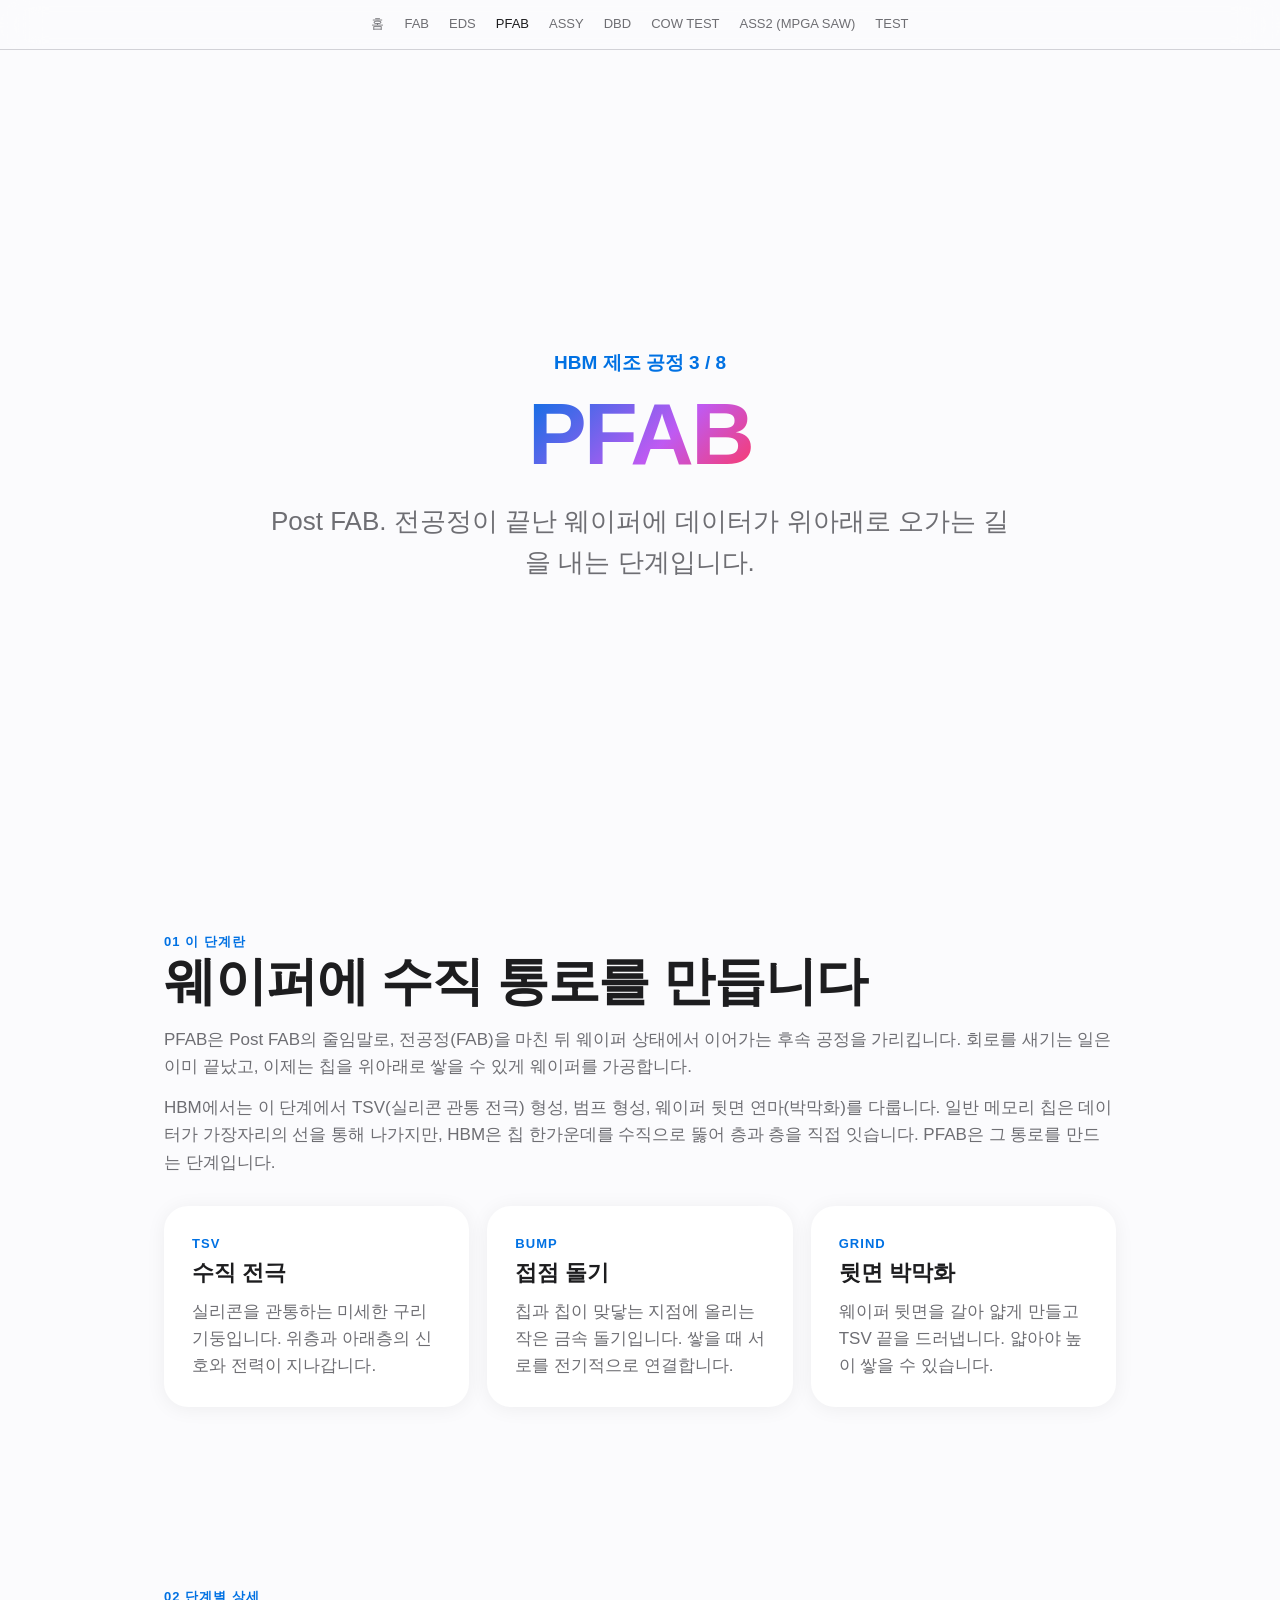
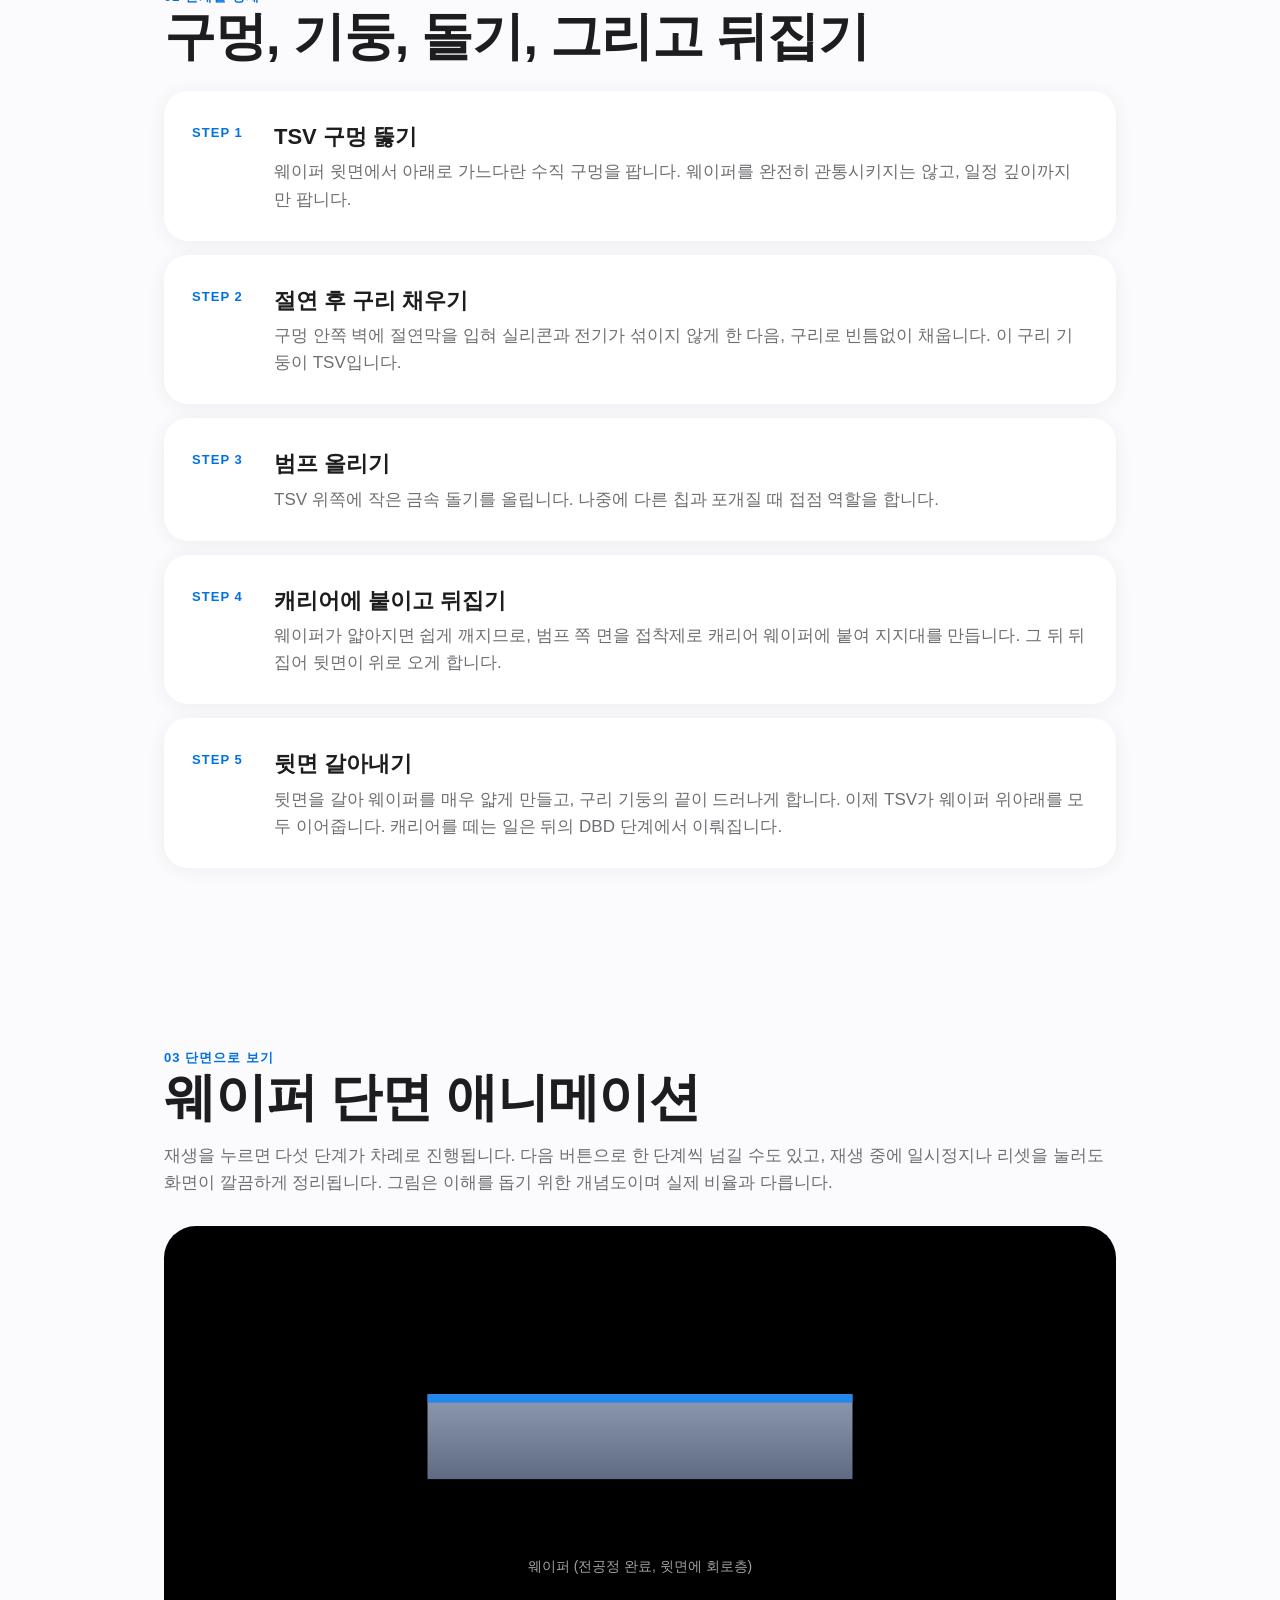
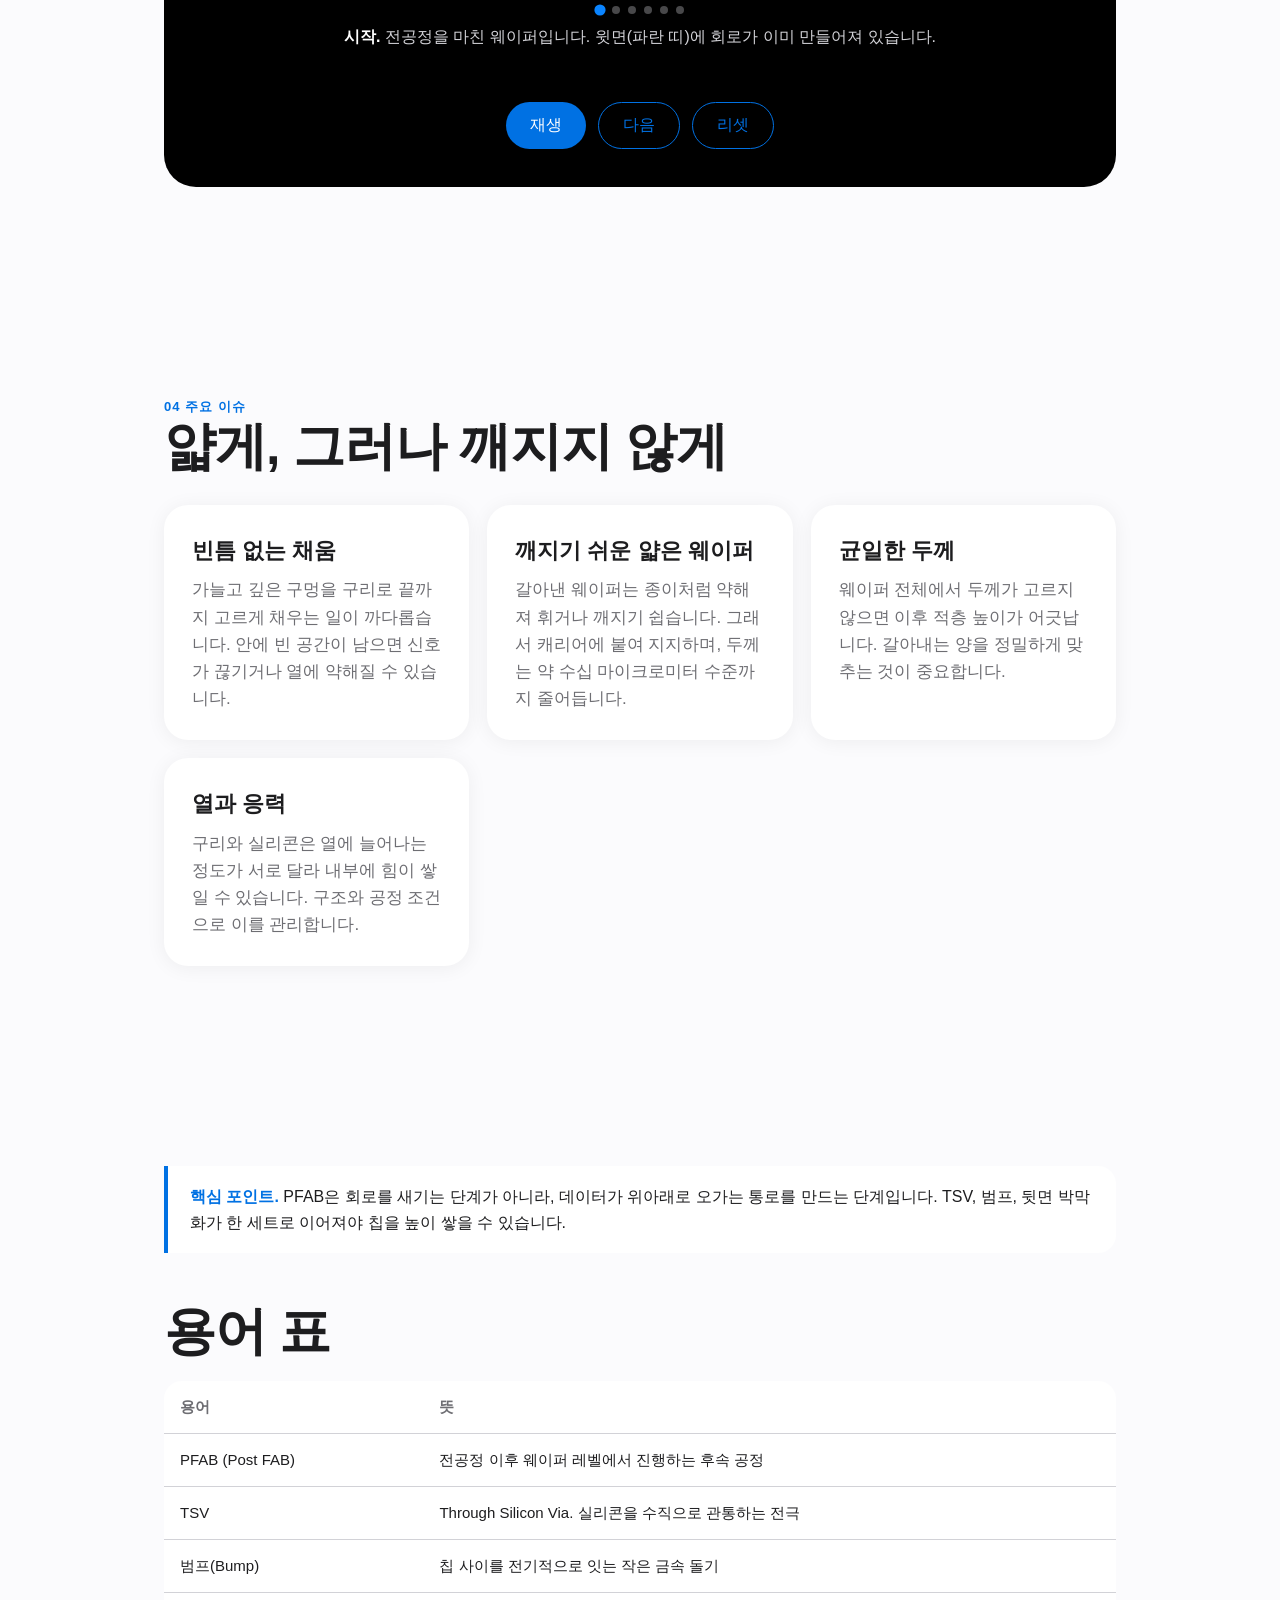
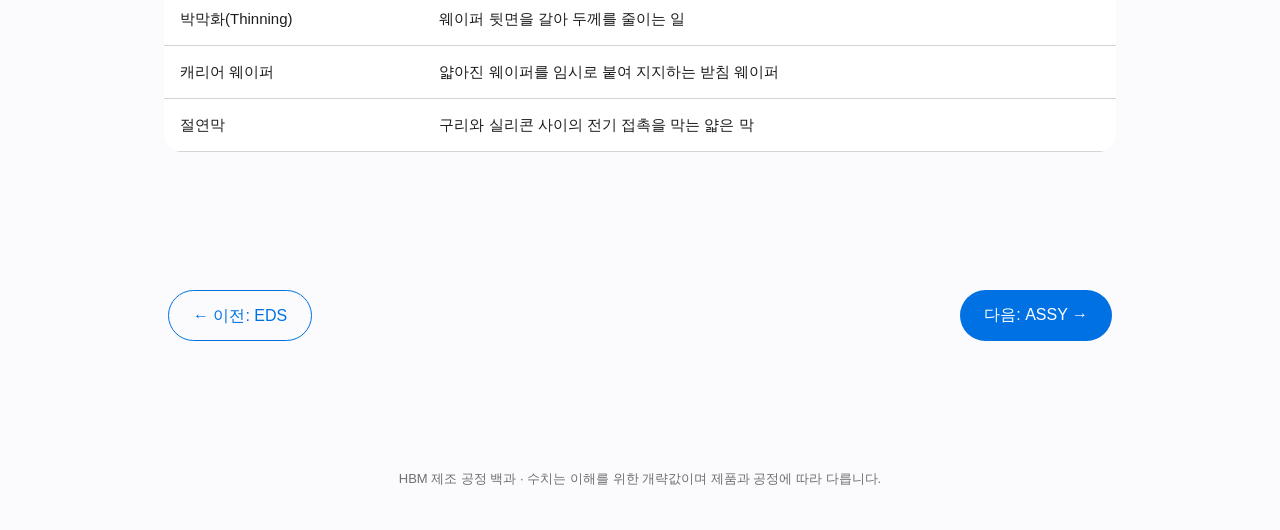
<file: proc-3-pfab.html>
<!doctype html>
<html lang="ko">
<head>
<meta charset="utf-8">
<meta name="viewport" content="width=device-width,initial-scale=1">
<title>PFAB (Post FAB) | HBM 제조 공정 3/8</title>
<meta name="description" content="HBM 제조 3단계 PFAB. 전공정 이후 웨이퍼 위에 TSV와 범프를 만들고 뒷면을 얇게 가는 과정을 애니메이션으로 살펴봅니다.">
<link rel="stylesheet" href="style.css">
<style>
.ctrl{display:flex;flex-wrap:wrap;justify-content:center;gap:4px;margin-top:14px}
.cap{min-height:56px;max-width:640px;text-align:center;color:#d2d2d7;font-size:16px;margin-top:10px;transition:opacity .4s var(--ease)}
.cap b{color:#fff}
.dots{display:flex;gap:8px;justify-content:center;margin-top:10px}
.dots i{width:8px;height:8px;border-radius:50%;background:#48484a;transition:.4s}
.dots i.on{background:#0a84ff;transform:scale(1.4)}
#wf svg,svg#pf{width:100%;max-width:680px}
#pf .mv{transition:transform 1.1s var(--ease),opacity .7s var(--ease)}
#pf rect.h,#pf rect.cu,#pf rect.si{transition:height 1.1s var(--ease),opacity .7s var(--ease)}
#pf .fade{transition:opacity .7s var(--ease)}
.steps{counter-reset:s;display:grid;gap:14px;margin-top:26px}
.steps .card{display:flex;gap:18px;align-items:flex-start}
.steps .card .num{min-width:64px;padding-top:4px}
.steps .card h3{margin-bottom:4px}
</style>
</head>
<body>
<nav class="top">
<a href="index.html">홈</a>
<a href="proc-1-fab.html">FAB</a>
<a href="proc-2-eds.html">EDS</a>
<a href="proc-3-pfab.html" class="on">PFAB</a>
<a href="proc-4-assy.html">ASSY</a>
<a href="proc-5-dbd.html">DBD</a>
<a href="proc-6-cow-test.html">COW TEST</a>
<a href="proc-7-ass2-mpga-saw.html">ASS2 (MPGA SAW)</a>
<a href="proc-8-test.html">TEST</a>
</nav>

<header class="hero">
<div class="eyebrow">HBM 제조 공정 3 / 8</div>
<h1><span class="grad">PFAB</span></h1>
<p class="lead">Post FAB. 전공정이 끝난 웨이퍼에 데이터가 위아래로 오가는 길을 내는 단계입니다.</p>
</header>

<section class="blk reveal">
<div class="num">01 이 단계란</div>
<h2>웨이퍼에 수직 통로를 만듭니다</h2>
<p>PFAB은 Post FAB의 줄임말로, 전공정(FAB)을 마친 뒤 웨이퍼 상태에서 이어가는 후속 공정을 가리킵니다. 회로를 새기는 일은 이미 끝났고, 이제는 칩을 위아래로 쌓을 수 있게 웨이퍼를 가공합니다.</p>
<p style="margin-top:14px">HBM에서는 이 단계에서 TSV(실리콘 관통 전극) 형성, 범프 형성, 웨이퍼 뒷면 연마(박막화)를 다룹니다. 일반 메모리 칩은 데이터가 가장자리의 선을 통해 나가지만, HBM은 칩 한가운데를 수직으로 뚫어 층과 층을 직접 잇습니다. PFAB은 그 통로를 만드는 단계입니다.</p>
<div class="grid">
<div class="card"><div class="num">TSV</div><h3>수직 전극</h3><p>실리콘을 관통하는 미세한 구리 기둥입니다. 위층과 아래층의 신호와 전력이 지나갑니다.</p></div>
<div class="card"><div class="num">BUMP</div><h3>접점 돌기</h3><p>칩과 칩이 맞닿는 지점에 올리는 작은 금속 돌기입니다. 쌓을 때 서로를 전기적으로 연결합니다.</p></div>
<div class="card"><div class="num">GRIND</div><h3>뒷면 박막화</h3><p>웨이퍼 뒷면을 갈아 얇게 만들고 TSV 끝을 드러냅니다. 얇아야 높이 쌓을 수 있습니다.</p></div>
</div>
</section>

<section class="blk reveal">
<div class="num">02 단계별 상세</div>
<h2>구멍, 기둥, 돌기, 그리고 뒤집기</h2>
<div class="steps">
<div class="card"><div class="num">STEP 1</div><div><h3>TSV 구멍 뚫기</h3><p>웨이퍼 윗면에서 아래로 가느다란 수직 구멍을 팝니다. 웨이퍼를 완전히 관통시키지는 않고, 일정 깊이까지만 팝니다.</p></div></div>
<div class="card"><div class="num">STEP 2</div><div><h3>절연 후 구리 채우기</h3><p>구멍 안쪽 벽에 절연막을 입혀 실리콘과 전기가 섞이지 않게 한 다음, 구리로 빈틈없이 채웁니다. 이 구리 기둥이 TSV입니다.</p></div></div>
<div class="card"><div class="num">STEP 3</div><div><h3>범프 올리기</h3><p>TSV 위쪽에 작은 금속 돌기를 올립니다. 나중에 다른 칩과 포개질 때 접점 역할을 합니다.</p></div></div>
<div class="card"><div class="num">STEP 4</div><div><h3>캐리어에 붙이고 뒤집기</h3><p>웨이퍼가 얇아지면 쉽게 깨지므로, 범프 쪽 면을 접착제로 캐리어 웨이퍼에 붙여 지지대를 만듭니다. 그 뒤 뒤집어 뒷면이 위로 오게 합니다.</p></div></div>
<div class="card"><div class="num">STEP 5</div><div><h3>뒷면 갈아내기</h3><p>뒷면을 갈아 웨이퍼를 매우 얇게 만들고, 구리 기둥의 끝이 드러나게 합니다. 이제 TSV가 웨이퍼 위아래를 모두 이어줍니다. 캐리어를 떼는 일은 뒤의 DBD 단계에서 이뤄집니다.</p></div></div>
</div>
</section>

<section class="blk reveal">
<div class="num">03 단면으로 보기</div>
<h2>웨이퍼 단면 애니메이션</h2>
<p>재생을 누르면 다섯 단계가 차례로 진행됩니다. 다음 버튼으로 한 단계씩 넘길 수도 있고, 재생 중에 일시정지나 리셋을 눌러도 화면이 깔끔하게 정리됩니다. 그림은 이해를 돕기 위한 개념도이며 실제 비율과 다릅니다.</p>
<div class="stage" id="stg">
<svg id="pf" viewBox="0 0 640 320" role="img" aria-label="TSV 형성 과정 웨이퍼 단면 애니메이션">
<defs>
<linearGradient id="gSi" x1="0" y1="0" x2="0" y2="1"><stop offset="0" stop-color="#8e9aaf"/><stop offset="1" stop-color="#5f6b82"/></linearGradient>
<linearGradient id="gCu" x1="0" y1="0" x2="0" y2="1"><stop offset="0" stop-color="#ffb066"/><stop offset="1" stop-color="#e07a2f"/></linearGradient>
</defs>
<g id="wg" class="mv" style="transform-box:view-box;transform-origin:320px 170px">
  <!-- 캐리어와 접착층 (범프 쪽) -->
  <g id="carr" class="fade" opacity="0">
    <rect x="110" y="84" width="420" height="20" rx="4" fill="#3a3a3c"/>
    <rect x="110" y="104" width="420" height="8" fill="#bf5af2" opacity=".55"/>
  </g>
  <!-- 범프 -->
  <g id="bumps" class="fade" opacity="0">
    <circle cx="180" cy="122" r="9" fill="#d2d2d7"/>
    <circle cx="270" cy="122" r="9" fill="#d2d2d7"/>
    <circle cx="370" cy="122" r="9" fill="#d2d2d7"/>
    <circle cx="460" cy="122" r="9" fill="#d2d2d7"/>
  </g>
  <rect class="si" id="si" x="120" y="130" width="400" height="80" fill="url(#gSi)" style="height:80px"/>
  <rect x="120" y="130" width="400" height="8" fill="#0a84ff" opacity=".8"/>
  <!-- TSV 구멍 -->
  <g id="holes">
    <rect class="h" x="170" y="130" width="20" height="0" fill="#0b0b0d" style="height:0px"/>
    <rect class="h" x="260" y="130" width="20" height="0" fill="#0b0b0d" style="height:0px"/>
    <rect class="h" x="360" y="130" width="20" height="0" fill="#0b0b0d" style="height:0px"/>
    <rect class="h" x="450" y="130" width="20" height="0" fill="#0b0b0d" style="height:0px"/>
  </g>
  <g id="cus">
    <rect class="cu" x="170" y="130" width="20" height="60" fill="url(#gCu)" opacity="0"/>
    <rect class="cu" x="260" y="130" width="20" height="60" fill="url(#gCu)" opacity="0"/>
    <rect class="cu" x="360" y="130" width="20" height="60" fill="url(#gCu)" opacity="0"/>
    <rect class="cu" x="450" y="130" width="20" height="60" fill="url(#gCu)" opacity="0"/>
  </g>
  <!-- 연삭 휠 (원래 좌표 기준 아래쪽 = 뒤집으면 위) -->
  <g id="wheel" class="fade" opacity="0">
    <rect x="150" y="214" width="340" height="16" rx="6" fill="#ff375f"/>
    <path d="M200 238l-8 12M280 238l-8 12M360 238l-8 12M440 238l-8 12" stroke="#ff375f" stroke-width="3" stroke-linecap="round"/>
  </g>
</g>
<g font-size="13" fill="#a1a1a6" text-anchor="middle" font-family="sans-serif">
  <text id="lb1" x="320" y="296" class="fade" opacity="1">웨이퍼 (전공정 완료, 윗면에 회로층)</text>
</g>
</svg>
<div class="dots" id="dots"><i></i><i></i><i></i><i></i><i></i><i></i></div>
<div class="cap" id="cap" aria-live="polite"></div>
<div class="ctrl">
<button class="btn" id="bPlay" type="button">재생</button>
<button class="btn ghost" id="bNext" type="button">다음</button>
<button class="btn ghost" id="bReset" type="button">리셋</button>
</div>
</div>
</section>

<section class="blk reveal">
<div class="num">04 주요 이슈</div>
<h2>얇게, 그러나 깨지지 않게</h2>
<div class="grid">
<div class="card"><h3>빈틈 없는 채움</h3><p>가늘고 깊은 구멍을 구리로 끝까지 고르게 채우는 일이 까다롭습니다. 안에 빈 공간이 남으면 신호가 끊기거나 열에 약해질 수 있습니다.</p></div>
<div class="card"><h3>깨지기 쉬운 얇은 웨이퍼</h3><p>갈아낸 웨이퍼는 종이처럼 약해져 휘거나 깨지기 쉽습니다. 그래서 캐리어에 붙여 지지하며, 두께는 약 수십 마이크로미터 수준까지 줄어듭니다.</p></div>
<div class="card"><h3>균일한 두께</h3><p>웨이퍼 전체에서 두께가 고르지 않으면 이후 적층 높이가 어긋납니다. 갈아내는 양을 정밀하게 맞추는 것이 중요합니다.</p></div>
<div class="card"><h3>열과 응력</h3><p>구리와 실리콘은 열에 늘어나는 정도가 서로 달라 내부에 힘이 쌓일 수 있습니다. 구조와 공정 조건으로 이를 관리합니다.</p></div>
</div>
</section>

<section class="blk reveal">
<div class="tip"><b>핵심 포인트.</b> PFAB은 회로를 새기는 단계가 아니라, 데이터가 위아래로 오가는 통로를 만드는 단계입니다. TSV, 범프, 뒷면 박막화가 한 세트로 이어져야 칩을 높이 쌓을 수 있습니다.</div>
<h2 style="margin-top:50px">용어 표</h2>
<table>
<thead><tr><th>용어</th><th>뜻</th></tr></thead>
<tbody>
<tr><td>PFAB (Post FAB)</td><td>전공정 이후 웨이퍼 레벨에서 진행하는 후속 공정</td></tr>
<tr><td>TSV</td><td>Through Silicon Via. 실리콘을 수직으로 관통하는 전극</td></tr>
<tr><td>범프(Bump)</td><td>칩 사이를 전기적으로 잇는 작은 금속 돌기</td></tr>
<tr><td>박막화(Thinning)</td><td>웨이퍼 뒷면을 갈아 두께를 줄이는 일</td></tr>
<tr><td>캐리어 웨이퍼</td><td>얇아진 웨이퍼를 임시로 붙여 지지하는 받침 웨이퍼</td></tr>
<tr><td>절연막</td><td>구리와 실리콘 사이의 전기 접촉을 막는 얇은 막</td></tr>
</tbody>
</table>
</section>

<div class="pager">
<a class="btn ghost" href="proc-2-eds.html">&larr; 이전: EDS</a>
<a class="btn" href="proc-4-assy.html">다음: ASSY &rarr;</a>
</div>
<footer>HBM 제조 공정 백과 · 수치는 이해를 위한 개략값이며 제품과 공정에 따라 다릅니다.</footer>

<script src="base.js"></script>
<script>
(function(){
  var LAST=5, cur=0, tok=0, playing=false;
  var caps=[
    '<b>시작.</b> 전공정을 마친 웨이퍼입니다. 윗면(파란 띠)에 회로가 이미 만들어져 있습니다.',
    '<b>1. TSV 구멍.</b> 윗면에서 아래로 수직 구멍을 팝니다. 끝까지 뚫지는 않습니다.',
    '<b>2. 구리 채우기.</b> 절연 후 구멍을 구리로 채웁니다. 이 구리 기둥이 TSV입니다.',
    '<b>3. 범프 형성.</b> TSV 위에 작은 금속 돌기를 올려 접점을 만듭니다.',
    '<b>4. 캐리어 부착과 뒤집기.</b> 범프 쪽을 캐리어에 붙이고 웨이퍼를 뒤집어 뒷면이 위로 오게 합니다.',
    '<b>5. 뒷면 박막화.</b> 뒷면을 갈아 얇게 만들고 TSV 끝을 드러냅니다. 위아래가 이어졌습니다.'
  ];
  var labels=[
    '웨이퍼 (전공정 완료, 윗면에 회로층)','TSV 구멍 형성','구리 충전 완료','범프 형성','캐리어 부착 후 뒤집음','박막화 완료, TSV 끝 노출'
  ];
  var $=function(id){return document.getElementById(id)};
  var wg=$('wg'),si=$('si'),carr=$('carr'),bumps=$('bumps'),wheel=$('wheel'),cap=$('cap'),lb=$('lb1');
  var holes=document.querySelectorAll('#holes .h'), cus=document.querySelectorAll('#cus .cu');
  var dots=document.querySelectorAll('#dots i');
  var bPlay=$('bPlay'),bNext=$('bNext'),bReset=$('bReset');

  // 모든 시각 상태는 단계 번호만으로 결정되므로, 어떤 순서로 호출해도 잔상이 남지 않는다.
  function setStep(n){
    cur=n;
    var hh = n===0?0 : (n>=5?54:60);
    holes.forEach(function(h){ h.style.height = (n===1?60:0)+'px'; });
    cus.forEach(function(c){
      c.style.opacity = n>=2?1:0;
      c.setAttribute('height', n>=5?54:60);
    });
    bumps.setAttribute('opacity', n>=3?1:0);
    carr.setAttribute('opacity', n>=4?1:0);
    wheel.setAttribute('opacity', n===5?0.9:0);
    wg.style.transform = n>=4?'rotate(180deg)':'rotate(0deg)';
    si.style.height = (n>=5?54:80)+'px';
    cap.innerHTML = caps[n];
    lb.textContent = labels[n];
    dots.forEach(function(d,i){ d.classList.toggle('on', i===n); });
    bNext.disabled = (n>=LAST);
    bNext.style.opacity = n>=LAST?.4:1;
  }
  function sleep(ms,t){
    return new Promise(function(res){
      setTimeout(function(){ res(t===tok); }, ms);
    });
  }
  function setPlayUI(p){
    playing=p;
    bPlay.textContent = p?'일시정지':(cur>=LAST?'다시 재생':'재생');
  }
  function stop(){ tok++; setPlayUI(false); }
  async function play(){
    var t=++tok;
    if(cur>=LAST) setStep(0);
    setPlayUI(true);
    if(cur===0){ if(!(await sleep(700,t))) return; }
    while(cur<LAST){
      setStep(cur+1);
      var ok = await sleep(cur===LAST?900:2200,t);
      if(!ok) return; // 취소됨: 새 토큰이 이미 UI를 담당
    }
    if(t===tok) setPlayUI(false);
  }
  bPlay.addEventListener('click',function(){ if(playing) stop(); else play(); });
  bNext.addEventListener('click',function(){ stop(); if(cur<LAST) setStep(cur+1); setPlayUI(false); });
  bReset.addEventListener('click',function(){ stop(); setStep(0); setPlayUI(false); });
  setStep(0); setPlayUI(false);
})();
</script>
</body>
</html>
</file>
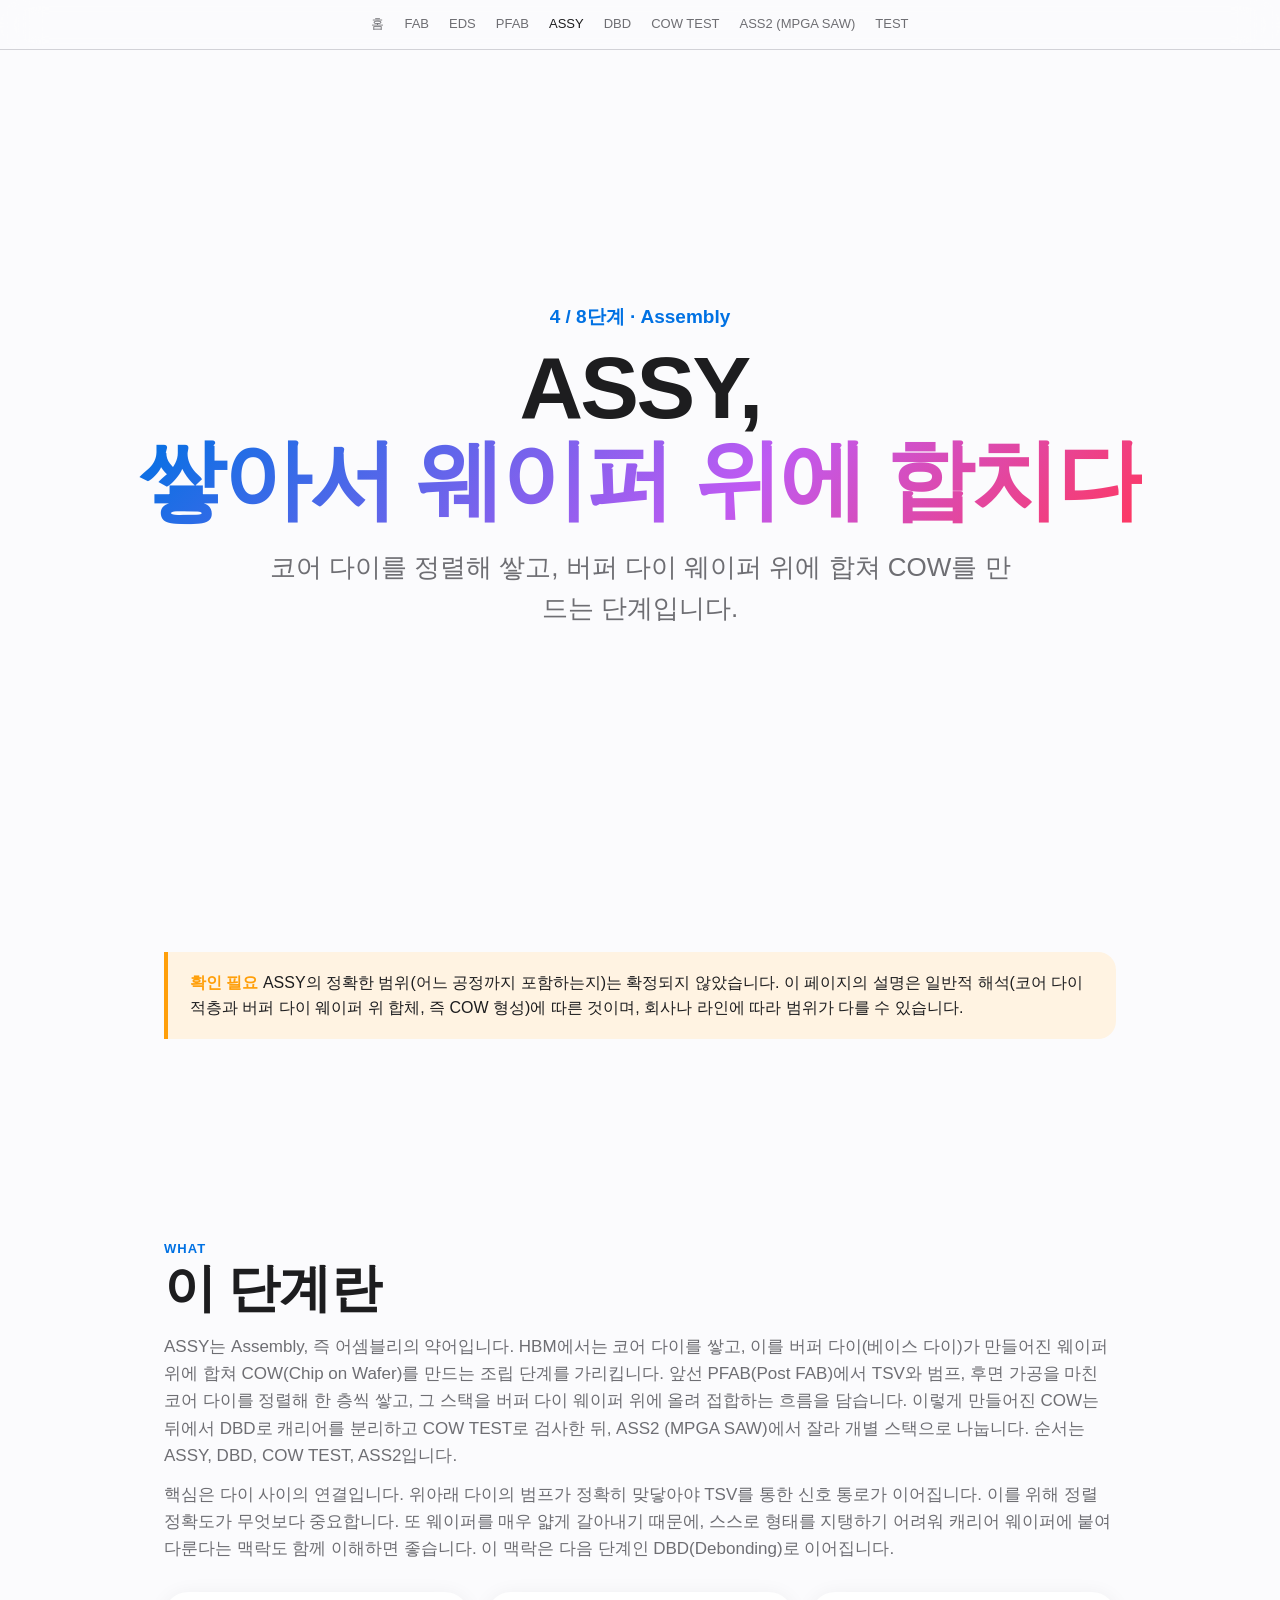
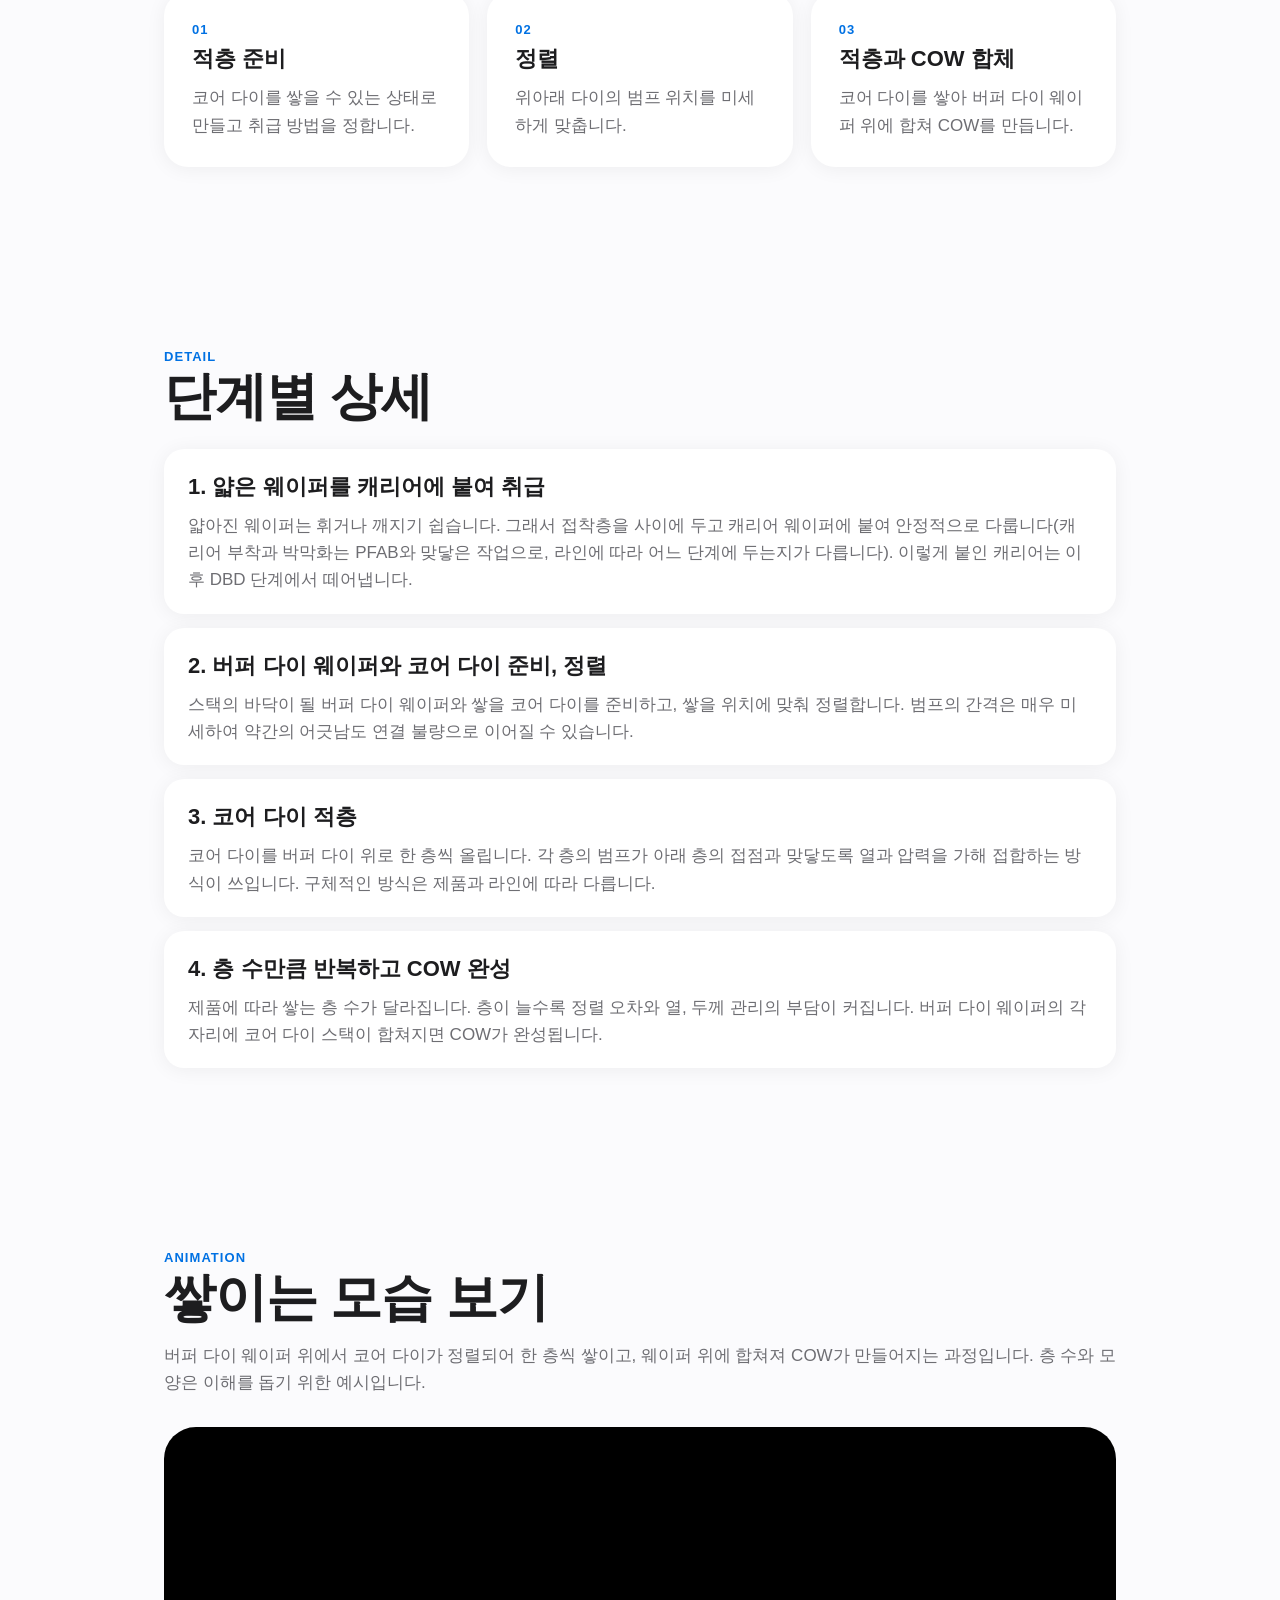
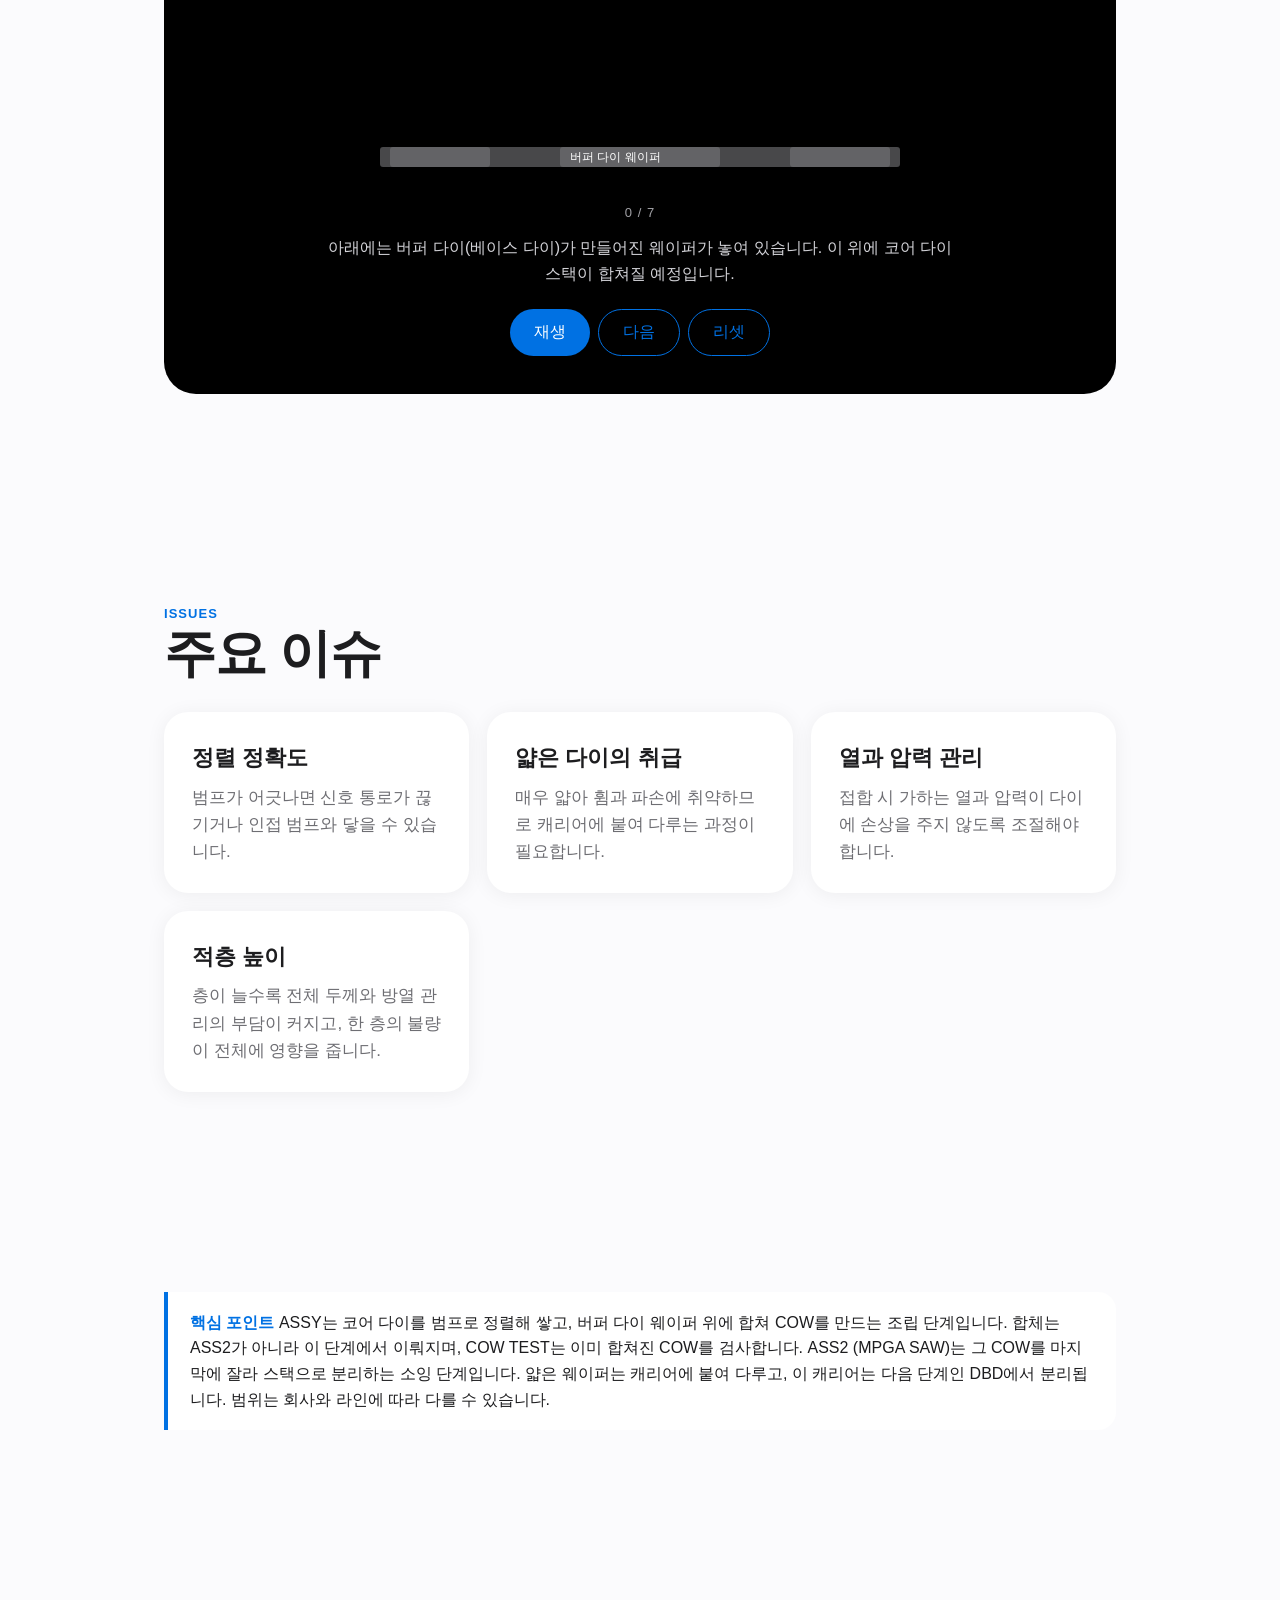
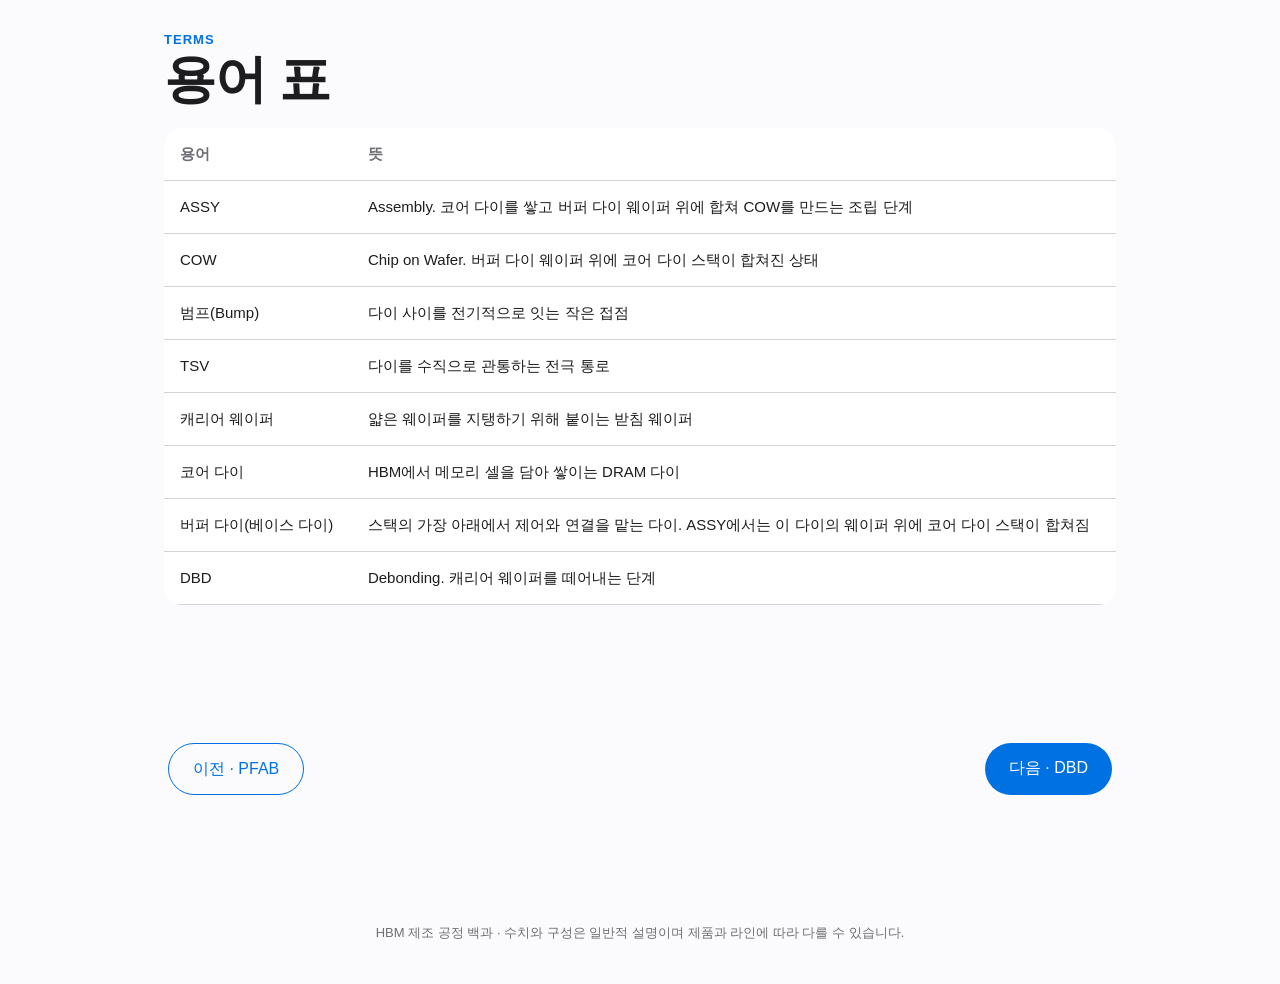
<file: proc-4-assy.html>
<!DOCTYPE html>
<html lang="ko">
<head>
<meta charset="utf-8">
<meta name="viewport" content="width=device-width,initial-scale=1">
<title>ASSY (어셈블리) | HBM 제조 공정 4/8</title>
<meta name="description" content="HBM 제조 4단계 ASSY. 코어 다이를 쌓고 버퍼 다이 웨이퍼 위에 합쳐 COW(Chip on Wafer)를 만드는 조립 흐름을 설명합니다.">
<link rel="stylesheet" href="style.css">
<style>
.warn{border-left-color:#ff9f0a;background:color-mix(in srgb,#ff9f0a 12%,var(--card))}
.warn b{color:#ff9f0a}
.ctrl{display:flex;flex-wrap:wrap;justify-content:center;margin-top:10px}
.cap{min-height:56px;max-width:640px;text-align:center;color:#d2d2d7;font-size:16px;margin-top:12px}
.stepno{font-size:13px;color:#a1a1a6;letter-spacing:.08em;margin-top:6px}
#svg4 .t{transition:opacity .8s var(--ease),transform .8s var(--ease)}
#svg4 text{font-family:inherit;font-size:12px;fill:#a1a1a6}
.steps{list-style:none;padding:0;margin-top:24px;display:grid;gap:14px}
.steps li{background:var(--card);border-radius:20px;padding:20px 24px;box-shadow:0 2px 20px rgba(0,0,0,.06)}
.steps li p{margin-top:4px}
</style>
</head>
<body>
<nav class="top">
<a href="index.html">홈</a>
<a href="proc-1-fab.html">FAB</a>
<a href="proc-2-eds.html">EDS</a>
<a href="proc-3-pfab.html">PFAB</a>
<a href="proc-4-assy.html" class="on">ASSY</a>
<a href="proc-5-dbd.html">DBD</a>
<a href="proc-6-cow-test.html">COW TEST</a>
<a href="proc-7-ass2-mpga-saw.html">ASS2 (MPGA SAW)</a>
<a href="proc-8-test.html">TEST</a>
</nav>

<header class="hero">
<div class="eyebrow">4 / 8단계 · Assembly</div>
<h1>ASSY,<br><span class="grad">쌓아서 웨이퍼 위에 합치다</span></h1>
<p class="lead">코어 다이를 정렬해 쌓고, 버퍼 다이 웨이퍼 위에 합쳐 COW를 만드는 단계입니다.</p>
</header>

<section class="blk reveal">
<div class="tip warn"><b>확인 필요</b> ASSY의 정확한 범위(어느 공정까지 포함하는지)는 확정되지 않았습니다. 이 페이지의 설명은 일반적 해석(코어 다이 적층과 버퍼 다이 웨이퍼 위 합체, 즉 COW 형성)에 따른 것이며, 회사나 라인에 따라 범위가 다를 수 있습니다.</div>
</section>

<section class="blk reveal">
<div class="num">WHAT</div>
<h2>이 단계란</h2>
<p>ASSY는 Assembly, 즉 어셈블리의 약어입니다. HBM에서는 코어 다이를 쌓고, 이를 버퍼 다이(베이스 다이)가 만들어진 웨이퍼 위에 합쳐 COW(Chip on Wafer)를 만드는 조립 단계를 가리킵니다. 앞선 PFAB(Post FAB)에서 TSV와 범프, 후면 가공을 마친 코어 다이를 정렬해 한 층씩 쌓고, 그 스택을 버퍼 다이 웨이퍼 위에 올려 접합하는 흐름을 담습니다. 이렇게 만들어진 COW는 뒤에서 DBD로 캐리어를 분리하고 COW TEST로 검사한 뒤, ASS2 (MPGA SAW)에서 잘라 개별 스택으로 나눕니다. 순서는 ASSY, DBD, COW TEST, ASS2입니다.</p>
<p style="margin-top:12px">핵심은 다이 사이의 연결입니다. 위아래 다이의 범프가 정확히 맞닿아야 TSV를 통한 신호 통로가 이어집니다. 이를 위해 정렬 정확도가 무엇보다 중요합니다. 또 웨이퍼를 매우 얇게 갈아내기 때문에, 스스로 형태를 지탱하기 어려워 캐리어 웨이퍼에 붙여 다룬다는 맥락도 함께 이해하면 좋습니다. 이 맥락은 다음 단계인 DBD(Debonding)로 이어집니다.</p>
<div class="grid">
<div class="card"><div class="num">01</div><h3>적층 준비</h3><p>코어 다이를 쌓을 수 있는 상태로 만들고 취급 방법을 정합니다.</p></div>
<div class="card"><div class="num">02</div><h3>정렬</h3><p>위아래 다이의 범프 위치를 미세하게 맞춥니다.</p></div>
<div class="card"><div class="num">03</div><h3>적층과 COW 합체</h3><p>코어 다이를 쌓아 버퍼 다이 웨이퍼 위에 합쳐 COW를 만듭니다.</p></div>
</div>
</section>

<section class="blk reveal">
<div class="num">DETAIL</div>
<h2>단계별 상세</h2>
<ol class="steps">
<li><h3>1. 얇은 웨이퍼를 캐리어에 붙여 취급</h3><p>얇아진 웨이퍼는 휘거나 깨지기 쉽습니다. 그래서 접착층을 사이에 두고 캐리어 웨이퍼에 붙여 안정적으로 다룹니다(캐리어 부착과 박막화는 PFAB와 맞닿은 작업으로, 라인에 따라 어느 단계에 두는지가 다릅니다). 이렇게 붙인 캐리어는 이후 DBD 단계에서 떼어냅니다.</p></li>
<li><h3>2. 버퍼 다이 웨이퍼와 코어 다이 준비, 정렬</h3><p>스택의 바닥이 될 버퍼 다이 웨이퍼와 쌓을 코어 다이를 준비하고, 쌓을 위치에 맞춰 정렬합니다. 범프의 간격은 매우 미세하여 약간의 어긋남도 연결 불량으로 이어질 수 있습니다.</p></li>
<li><h3>3. 코어 다이 적층</h3><p>코어 다이를 버퍼 다이 위로 한 층씩 올립니다. 각 층의 범프가 아래 층의 접점과 맞닿도록 열과 압력을 가해 접합하는 방식이 쓰입니다. 구체적인 방식은 제품과 라인에 따라 다릅니다.</p></li>
<li><h3>4. 층 수만큼 반복하고 COW 완성</h3><p>제품에 따라 쌓는 층 수가 달라집니다. 층이 늘수록 정렬 오차와 열, 두께 관리의 부담이 커집니다. 버퍼 다이 웨이퍼의 각 자리에 코어 다이 스택이 합쳐지면 COW가 완성됩니다.</p></li>
</ol>
</section>

<section class="blk reveal">
<div class="num">ANIMATION</div>
<h2>쌓이는 모습 보기</h2>
<p>버퍼 다이 웨이퍼 위에서 코어 다이가 정렬되어 한 층씩 쌓이고, 웨이퍼 위에 합쳐져 COW가 만들어지는 과정입니다. 층 수와 모양은 이해를 돕기 위한 예시입니다.</p>
<div class="stage" id="stage4">
<svg id="svg4" viewBox="0 0 640 340" width="640" role="img" aria-label="버퍼 다이 웨이퍼 위에 코어 다이가 정렬되어 한 층씩 쌓이고 COW가 만들어지는 모습">
<!-- guide lines -->
<g id="guide" class="t" style="opacity:0">
<line x1="240" y1="70" x2="240" y2="300" stroke="#bf5af2" stroke-dasharray="4 4"/>
<line x1="400" y1="70" x2="400" y2="300" stroke="#bf5af2" stroke-dasharray="4 4"/>
</g>
<!-- carrier + wafer -->
<g id="wafer" class="t" style="opacity:0">
<rect x="60" y="20" width="520" height="22" rx="4" fill="#48484a"/>
<text x="70" y="35">캐리어 웨이퍼</text>
<rect x="60" y="42" width="520" height="6" fill="#ff9f0a"/>
<g id="dies"></g>
</g>
<!-- layers -->
<g id="stack"></g>
<!-- base die -->
<rect id="base" x="60" y="290" width="520" height="20" rx="3" fill="#48484a"/>
<rect x="240" y="290" width="160" height="20" rx="3" fill="#636366"/>
<rect x="70" y="290" width="100" height="20" rx="3" fill="#636366"/>
<rect x="470" y="290" width="100" height="20" rx="3" fill="#636366"/>
<text x="250" y="304" style="fill:#fff">버퍼 다이 웨이퍼</text>
<text id="lblTop" class="t" x="410" y="190" style="opacity:0">COW (Chip on Wafer)</text>
</svg>
<div class="stepno" id="stepno">0 / 7</div>
<div class="cap" id="cap" aria-live="polite"></div>
<div class="ctrl">
<button class="btn" id="bPlay" type="button">재생</button>
<button class="btn ghost" id="bNext" type="button">다음</button>
<button class="btn ghost" id="bReset" type="button">리셋</button>
</div>
</div>
</section>

<section class="blk reveal">
<div class="num">ISSUES</div>
<h2>주요 이슈</h2>
<div class="grid">
<div class="card"><h3>정렬 정확도</h3><p>범프가 어긋나면 신호 통로가 끊기거나 인접 범프와 닿을 수 있습니다.</p></div>
<div class="card"><h3>얇은 다이의 취급</h3><p>매우 얇아 휨과 파손에 취약하므로 캐리어에 붙여 다루는 과정이 필요합니다.</p></div>
<div class="card"><h3>열과 압력 관리</h3><p>접합 시 가하는 열과 압력이 다이에 손상을 주지 않도록 조절해야 합니다.</p></div>
<div class="card"><h3>적층 높이</h3><p>층이 늘수록 전체 두께와 방열 관리의 부담이 커지고, 한 층의 불량이 전체에 영향을 줍니다.</p></div>
</div>
</section>

<section class="blk reveal">
<div class="tip"><b>핵심 포인트</b> ASSY는 코어 다이를 범프로 정렬해 쌓고, 버퍼 다이 웨이퍼 위에 합쳐 COW를 만드는 조립 단계입니다. 합체는 ASS2가 아니라 이 단계에서 이뤄지며, COW TEST는 이미 합쳐진 COW를 검사합니다. ASS2 (MPGA SAW)는 그 COW를 마지막에 잘라 스택으로 분리하는 소잉 단계입니다. 얇은 웨이퍼는 캐리어에 붙여 다루고, 이 캐리어는 다음 단계인 DBD에서 분리됩니다. 범위는 회사와 라인에 따라 다를 수 있습니다.</div>
</section>

<section class="blk reveal">
<div class="num">TERMS</div>
<h2>용어 표</h2>
<table>
<thead><tr><th>용어</th><th>뜻</th></tr></thead>
<tbody>
<tr><td>ASSY</td><td>Assembly. 코어 다이를 쌓고 버퍼 다이 웨이퍼 위에 합쳐 COW를 만드는 조립 단계</td></tr>
<tr><td>COW</td><td>Chip on Wafer. 버퍼 다이 웨이퍼 위에 코어 다이 스택이 합쳐진 상태</td></tr>
<tr><td>범프(Bump)</td><td>다이 사이를 전기적으로 잇는 작은 접점</td></tr>
<tr><td>TSV</td><td>다이를 수직으로 관통하는 전극 통로</td></tr>
<tr><td>캐리어 웨이퍼</td><td>얇은 웨이퍼를 지탱하기 위해 붙이는 받침 웨이퍼</td></tr>
<tr><td>코어 다이</td><td>HBM에서 메모리 셀을 담아 쌓이는 DRAM 다이</td></tr>
<tr><td>버퍼 다이(베이스 다이)</td><td>스택의 가장 아래에서 제어와 연결을 맡는 다이. ASSY에서는 이 다이의 웨이퍼 위에 코어 다이 스택이 합쳐짐</td></tr>
<tr><td>DBD</td><td>Debonding. 캐리어 웨이퍼를 떼어내는 단계</td></tr>
</tbody>
</table>
</section>

<div class="pager">
<a class="btn ghost" href="proc-3-pfab.html">이전 · PFAB</a>
<a class="btn" href="proc-5-dbd.html">다음 · DBD</a>
</div>
<footer>HBM 제조 공정 백과 · 수치와 구성은 일반적 설명이며 제품과 라인에 따라 다를 수 있습니다.</footer>

<script>
(function(){
  var NS='http://www.w3.org/2000/svg';
  var CAPS=[
    '아래에는 버퍼 다이(베이스 다이)가 만들어진 웨이퍼가 놓여 있습니다. 이 위에 코어 다이 스택이 합쳐질 예정입니다.',
    'PFAB를 마친 얇은 코어 다이 웨이퍼가 접착층을 통해 캐리어 웨이퍼에 붙어 안정적으로 취급됩니다.',
    '다이를 쌓을 위치(보라색 점선)에 맞춰 정렬합니다. 범프 위치가 정확히 맞아야 합니다.',
    '첫 번째 코어 다이가 버퍼 다이 위에 놓입니다.',
    '두 번째 코어 다이가 올라가 아래 층과 범프로 연결됩니다.',
    '세 번째 코어 다이가 같은 방식으로 쌓입니다.',
    '네 번째 코어 다이까지 쌓이면 코어 다이 스택이 버퍼 다이 위에 완성됩니다.',
    '버퍼 다이 웨이퍼의 나머지 자리에도 스택이 합쳐지면 COW(Chip on Wafer)가 완성됩니다. 이후 DBD, COW TEST를 거쳐 ASS2 (MPGA SAW)에서 잘립니다.'
  ];
  var LAST=CAPS.length-1;
  var wafer=document.getElementById('wafer'),guide=document.getElementById('guide'),
      dies=document.getElementById('dies'),stack=document.getElementById('stack'),
      lbl=document.getElementById('lblTop');
  var colors=['#30d158','#64d2ff','#5e5ce6','#ff375f'];
  var dieEls=[],layers=[];
  var i,j,r,c;
  for(i=0;i<8;i++){
    r=document.createElementNS(NS,'rect');
    r.setAttribute('x',70+i*64);r.setAttribute('y',48);r.setAttribute('width',54);r.setAttribute('height',10);
    r.setAttribute('fill','#8e8e93');r.setAttribute('class','t');dies.appendChild(r);dieEls.push(r);
  }
  var side=[];
  function mk(x0,w,n,i,isSide){
    var g=document.createElementNS(NS,'g');g.setAttribute('class','t');
    var y=262-i*28;
    r=document.createElementNS(NS,'rect');
    r.setAttribute('x',x0);r.setAttribute('y',y);r.setAttribute('width',w);r.setAttribute('height',16);r.setAttribute('rx',3);
    r.setAttribute('fill',colors[i]);g.appendChild(r);
    for(j=0;j<n;j++){
      c=document.createElementNS(NS,'circle');
      c.setAttribute('cx',x0+16+j*((w-32)/(n-1)));c.setAttribute('cy',y+19);c.setAttribute('r',4);c.setAttribute('fill','#ff9f0a');g.appendChild(c);
    }
    g.style.opacity=0;g.style.transform='translateY(-70px)';
    stack.appendChild(g);
    if(isSide)side.push(g);else layers.push(g);
  }
  for(i=0;i<4;i++){mk(240,160,5,i,false);}
  for(i=0;i<4;i++){mk(70,100,3,i,true);mk(470,100,3,i,true);}
  var s=0,tok=0;
  function render(n){
    s=n;
    wafer.style.opacity=(n>=1&&n<=2)?1:0;
    guide.style.opacity=(n===2)?1:0;
    for(var k=0;k<dieEls.length;k++){
      dieEls[k].style.transform='translateX('+(n===2?(k-3.5)*6:0)+'px)';
      dieEls[k].setAttribute('fill',n===2?'#bf5af2':'#8e8e93');
    }
    for(var m=0;m<layers.length;m++){
      var on=n>=3+m;
      layers[m].style.opacity=on?1:0;
      layers[m].style.transform=on?'translateY(0)':'translateY(-70px)';
    }
    for(var q=0;q<side.length;q++){
      side[q].style.opacity=(n===LAST)?1:0;
      side[q].style.transform=(n===LAST)?'translateY(0)':'translateY(-70px)';
    }
    lbl.style.opacity=(n===LAST)?1:0;
    document.getElementById('stepno').textContent=n+' / '+LAST;
    document.getElementById('cap').textContent=CAPS[n];
  }
  function sleep(ms,t){
    return new Promise(function(res){setTimeout(function(){res(t===tok);},ms);});
  }
  var playing=false,bPlay=document.getElementById('bPlay');
  function setPlaying(v){playing=v;bPlay.textContent=v?'일시정지':(s>=LAST?'다시 재생':'재생');}
  async function play(){
    if(s>=LAST){render(0);}
    var my=++tok;
    setPlaying(true);
    while(s<LAST){
      var ok=await sleep(s===0?300:1500,my);
      if(!ok)return;
      render(s+1);
    }
    var ok2=await sleep(100,my);
    if(ok2)setPlaying(false);
  }
  bPlay.addEventListener('click',function(){
    if(playing){tok++;setPlaying(false);}else{play();}
  });
  document.getElementById('bNext').addEventListener('click',function(){
    tok++;setPlaying(false);
    render(s>=LAST?LAST:s+1);
    setPlaying(false);
  });
  document.getElementById('bReset').addEventListener('click',function(){
    tok++;render(0);setPlaying(false);
  });
  render(0);setPlaying(false);
})();
</script>
<script src="base.js"></script>
</body>
</html>
</file>
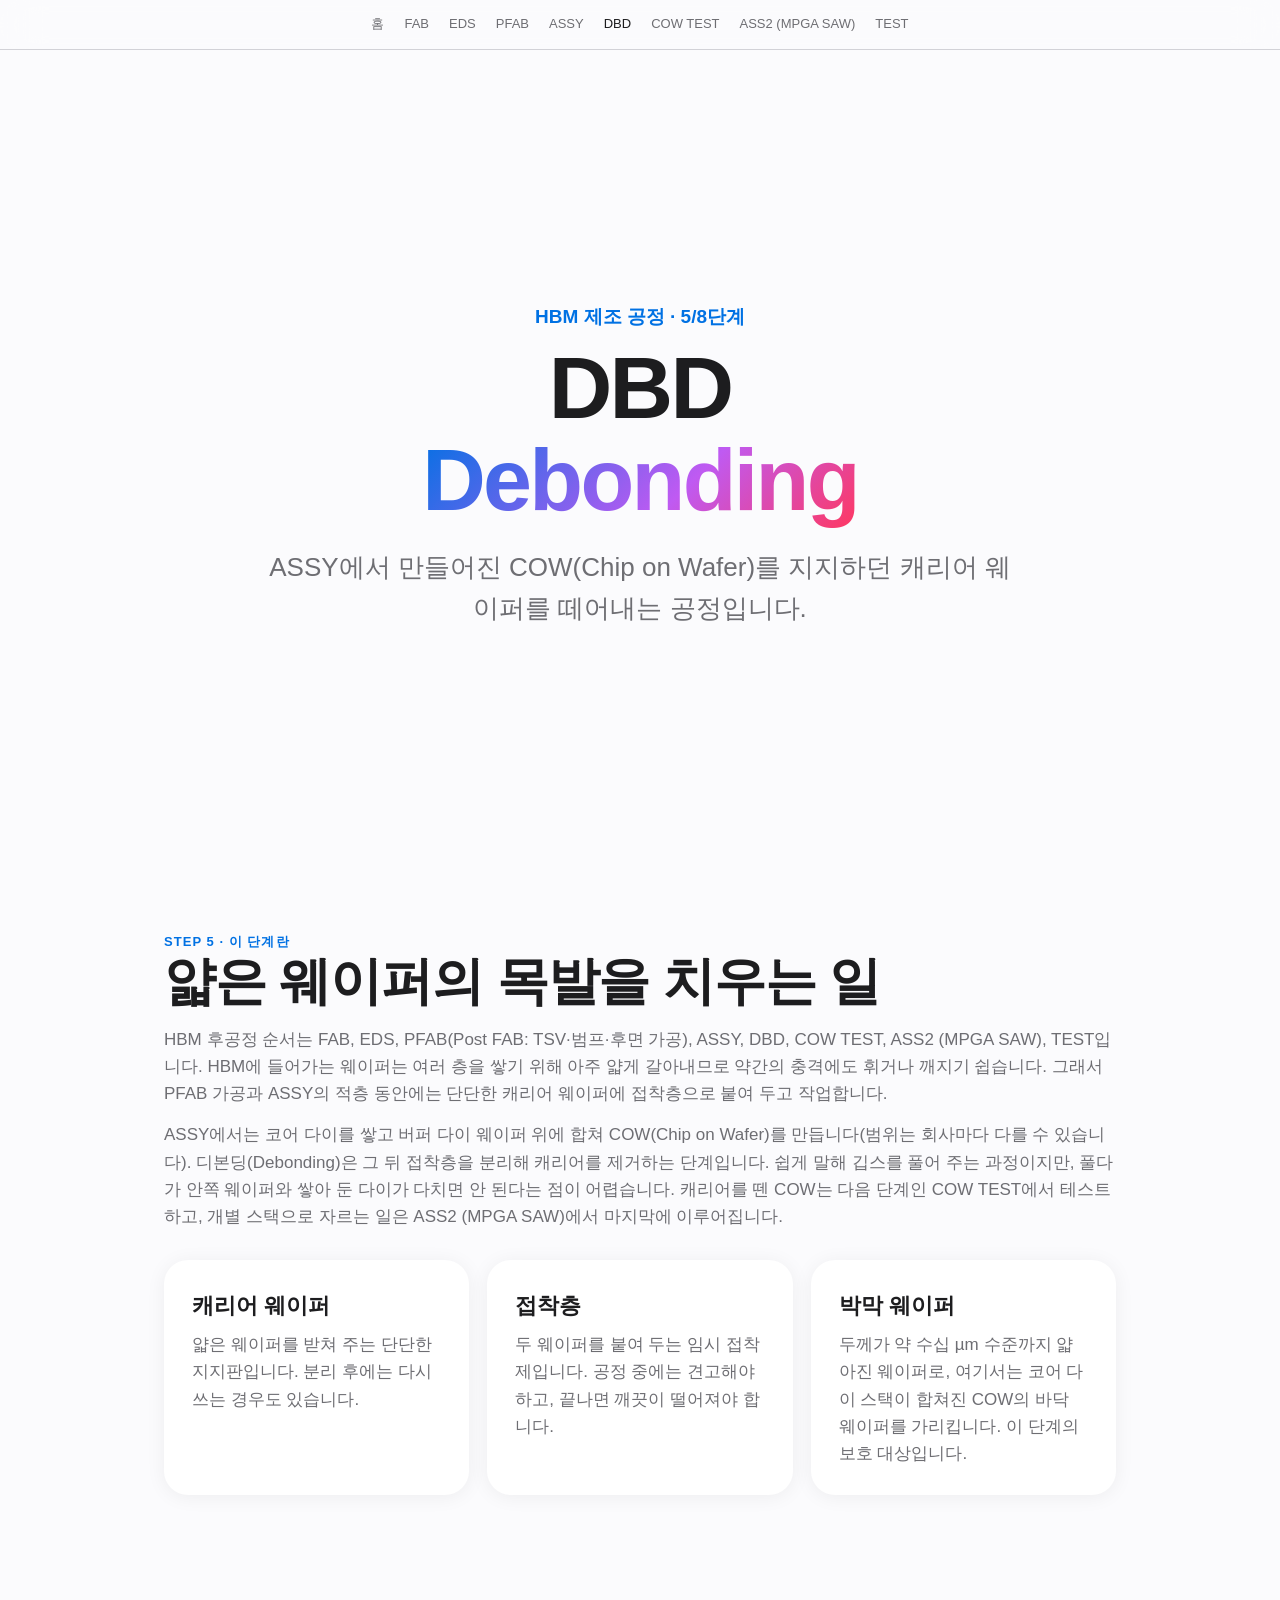
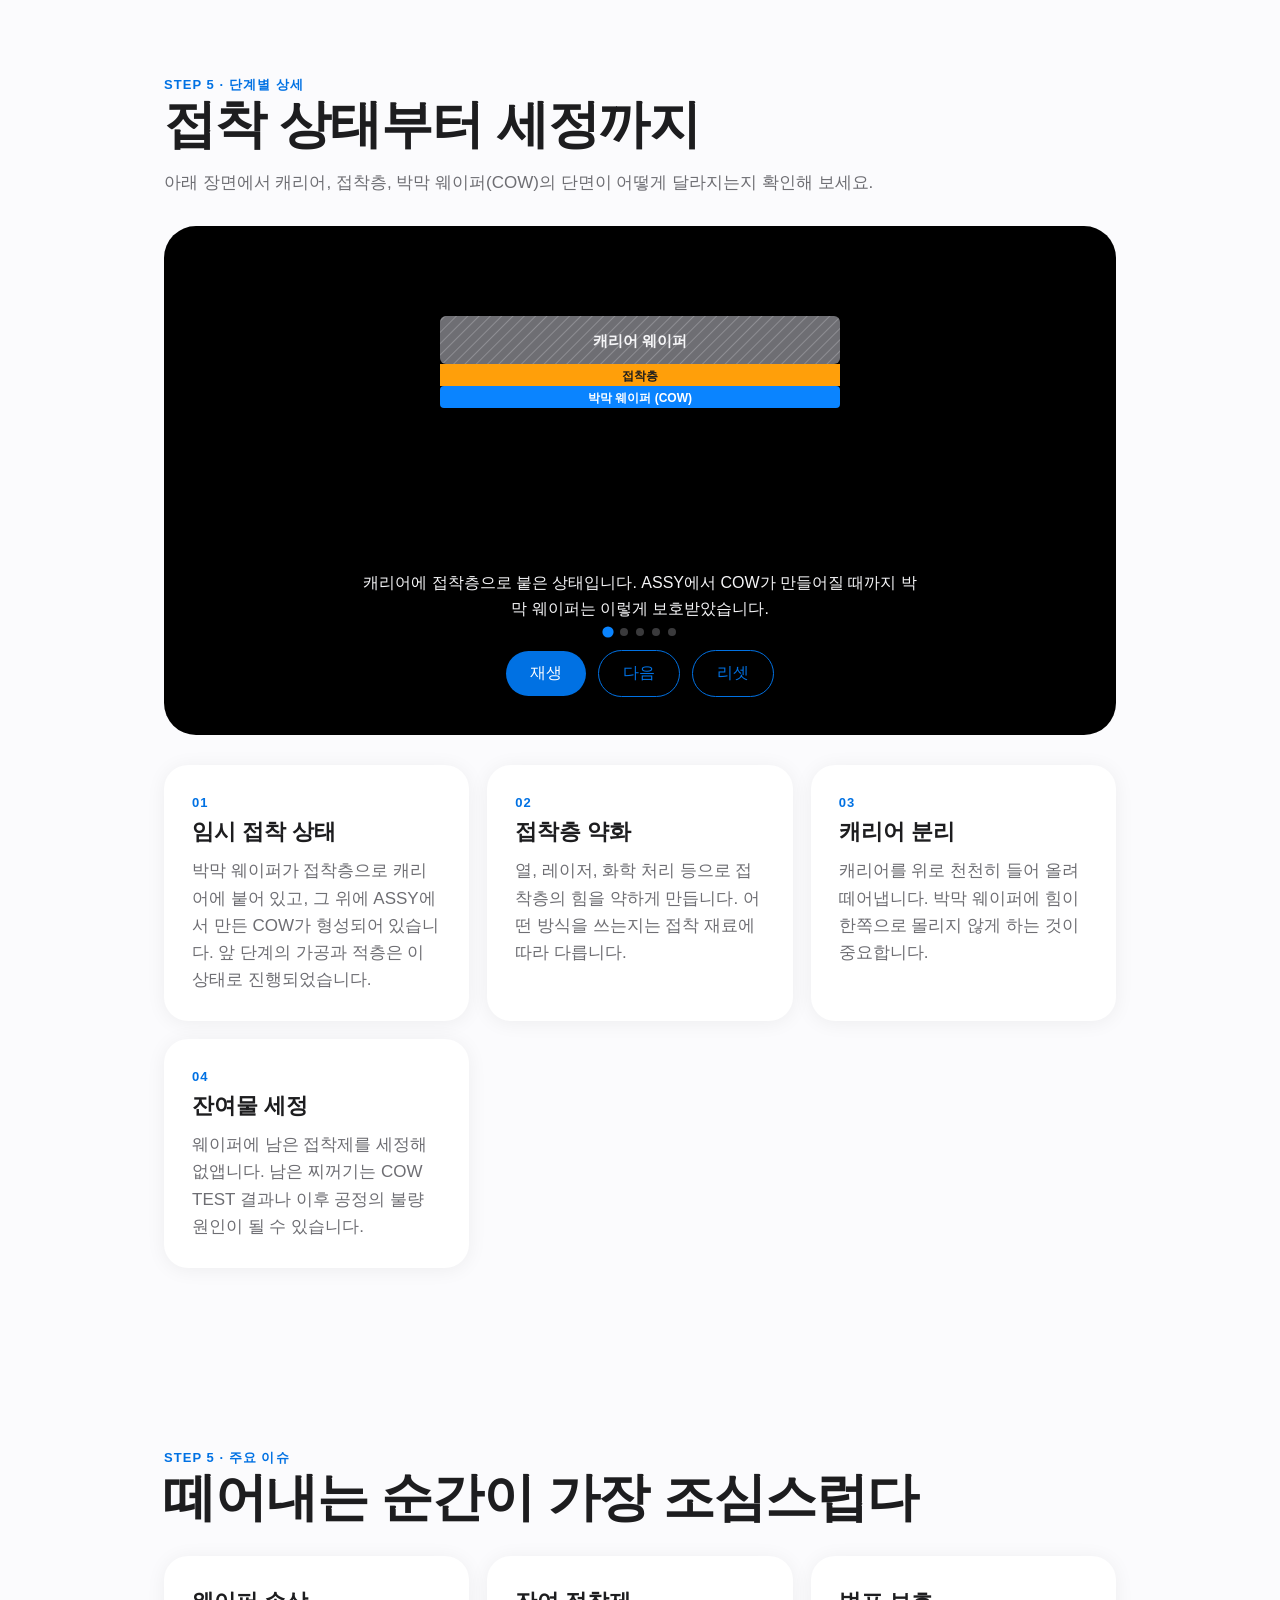
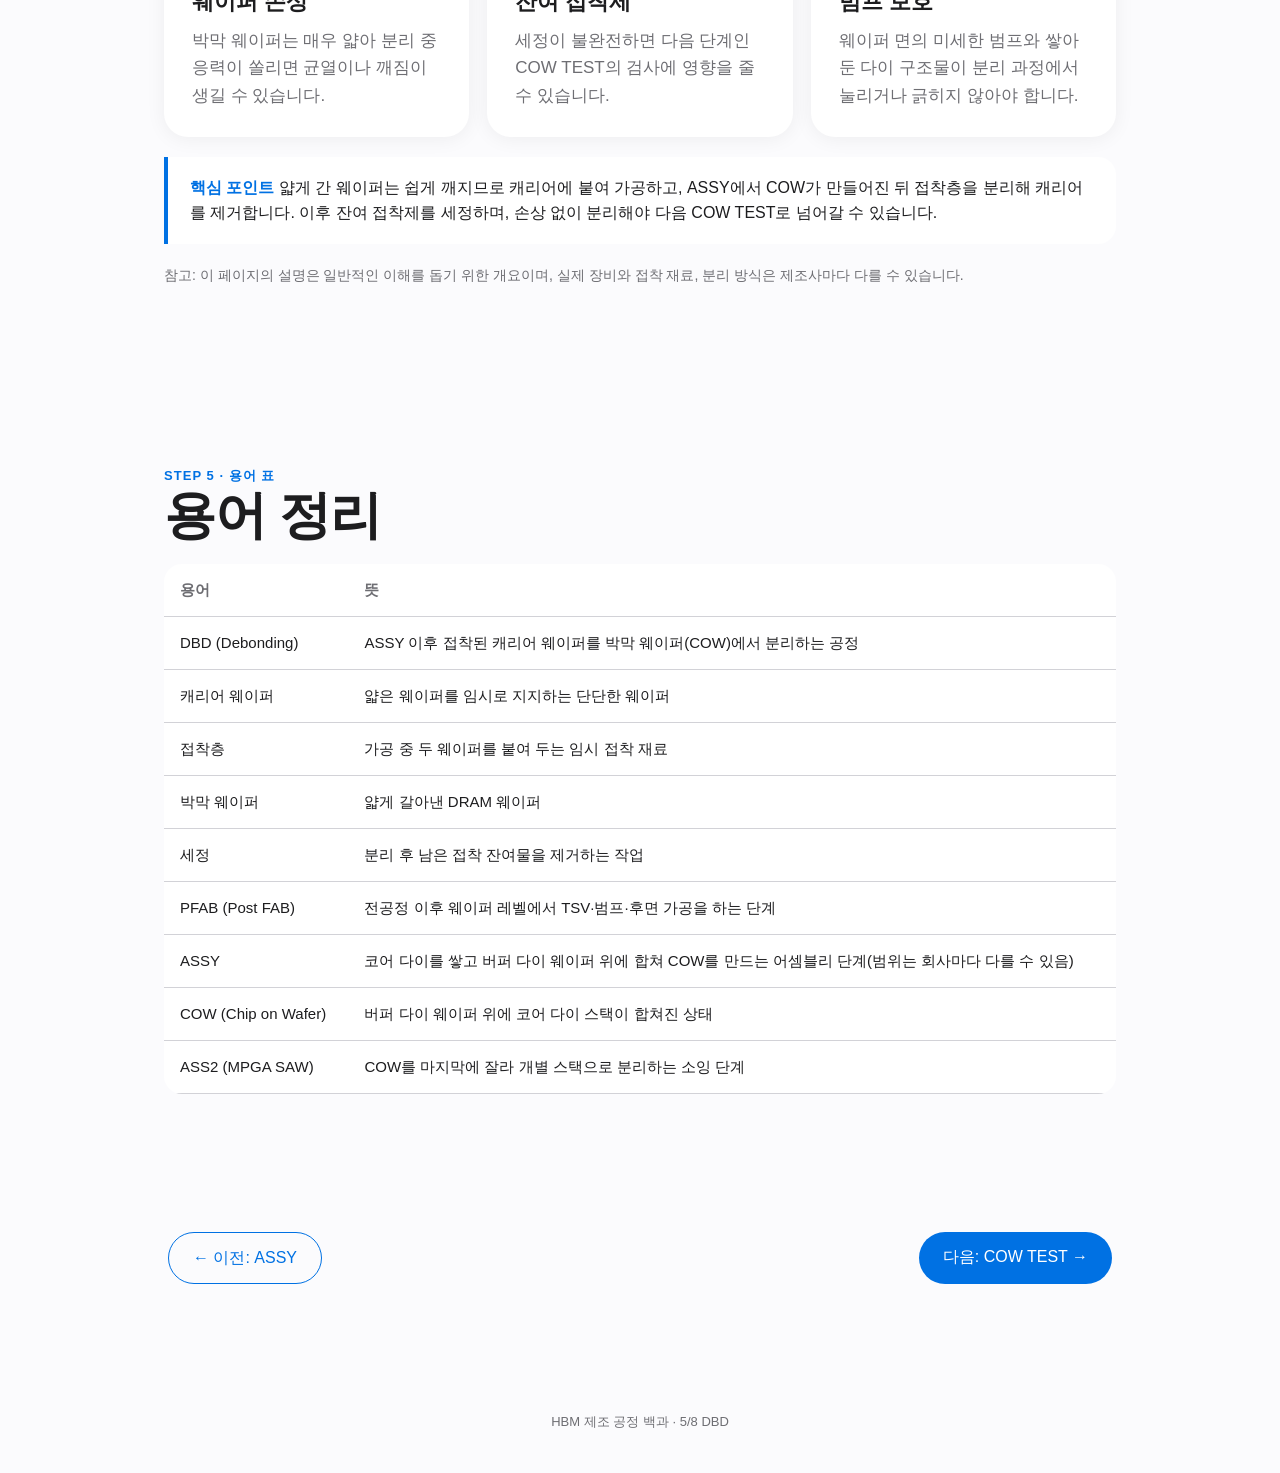
<file: proc-5-dbd.html>
<!doctype html>
<html lang="ko">
<head>
<meta charset="utf-8">
<meta name="viewport" content="width=device-width,initial-scale=1">
<title>DBD (Debonding) | HBM 제조 공정 5/8</title>
<meta name="description" content="HBM 제조 5단계 DBD. ASSY에서 만들어진 COW(Chip on Wafer)를 지지하던 캐리어 웨이퍼를 떼어내는 디본딩 공정을 알아봅니다.">
<link rel="stylesheet" href="style.css">
<style>
.stage svg .lay{transition:transform .9s var(--ease),opacity .9s var(--ease),fill .9s var(--ease)}
.cap{color:#f5f5f7;font-size:16px;text-align:center;min-height:52px;margin-top:14px;max-width:560px}
.dots{display:flex;gap:8px;margin-top:6px}
.dots i{width:8px;height:8px;border-radius:50%;background:#3a3a3c;transition:.4s}
.dots i.on{background:#0a84ff;transform:scale(1.4)}
.ctrl{text-align:center;margin-top:6px}
</style>
</head>
<body>
<nav class="top">
<a href="index.html">홈</a>
<a href="proc-1-fab.html">FAB</a>
<a href="proc-2-eds.html">EDS</a>
<a href="proc-3-pfab.html">PFAB</a>
<a href="proc-4-assy.html">ASSY</a>
<a href="proc-5-dbd.html" class="on">DBD</a>
<a href="proc-6-cow-test.html">COW TEST</a>
<a href="proc-7-ass2-mpga-saw.html">ASS2 (MPGA SAW)</a>
<a href="proc-8-test.html">TEST</a>
</nav>

<header class="hero">
<div class="eyebrow">HBM 제조 공정 · 5/8단계</div>
<h1>DBD<br><span class="grad">Debonding</span></h1>
<p class="lead">ASSY에서 만들어진 COW(Chip on Wafer)를 지지하던 캐리어 웨이퍼를 떼어내는 공정입니다.</p>
</header>

<section class="blk reveal">
<div class="num">STEP 5 · 이 단계란</div>
<h2>얇은 웨이퍼의 목발을 치우는 일</h2>
<p>HBM 후공정 순서는 FAB, EDS, PFAB(Post FAB: TSV·범프·후면 가공), ASSY, DBD, COW TEST, ASS2 (MPGA SAW), TEST입니다. HBM에 들어가는 웨이퍼는 여러 층을 쌓기 위해 아주 얇게 갈아내므로 약간의 충격에도 휘거나 깨지기 쉽습니다. 그래서 PFAB 가공과 ASSY의 적층 동안에는 단단한 캐리어 웨이퍼에 접착층으로 붙여 두고 작업합니다.</p>
<p style="margin-top:14px">ASSY에서는 코어 다이를 쌓고 버퍼 다이 웨이퍼 위에 합쳐 COW(Chip on Wafer)를 만듭니다(범위는 회사마다 다를 수 있습니다). 디본딩(Debonding)은 그 뒤 접착층을 분리해 캐리어를 제거하는 단계입니다. 쉽게 말해 깁스를 풀어 주는 과정이지만, 풀다가 안쪽 웨이퍼와 쌓아 둔 다이가 다치면 안 된다는 점이 어렵습니다. 캐리어를 뗀 COW는 다음 단계인 COW TEST에서 테스트하고, 개별 스택으로 자르는 일은 ASS2 (MPGA SAW)에서 마지막에 이루어집니다.</p>
<div class="grid">
<div class="card"><h3>캐리어 웨이퍼</h3><p>얇은 웨이퍼를 받쳐 주는 단단한 지지판입니다. 분리 후에는 다시 쓰는 경우도 있습니다.</p></div>
<div class="card"><h3>접착층</h3><p>두 웨이퍼를 붙여 두는 임시 접착제입니다. 공정 중에는 견고해야 하고, 끝나면 깨끗이 떨어져야 합니다.</p></div>
<div class="card"><h3>박막 웨이퍼</h3><p>두께가 약 수십 µm 수준까지 얇아진 웨이퍼로, 여기서는 코어 다이 스택이 합쳐진 COW의 바닥 웨이퍼를 가리킵니다. 이 단계의 보호 대상입니다.</p></div>
</div>
</section>

<section class="blk reveal">
<div class="num">STEP 5 · 단계별 상세</div>
<h2>접착 상태부터 세정까지</h2>
<p>아래 장면에서 캐리어, 접착층, 박막 웨이퍼(COW)의 단면이 어떻게 달라지는지 확인해 보세요.</p>

<div class="stage" id="stage">
<svg id="dbdSvg" viewBox="0 0 520 300" width="520" role="img" aria-label="캐리어 웨이퍼 디본딩 단면 애니메이션">
<defs>
<pattern id="hatch" width="8" height="8" patternUnits="userSpaceOnUse" patternTransform="rotate(45)"><rect width="8" height="8" fill="#6e6e73"/><line x1="0" y1="0" x2="0" y2="8" stroke="#8e8e93" stroke-width="2"/></pattern>
</defs>
<g id="carrier" class="lay"><rect x="60" y="60" width="400" height="48" rx="6" fill="url(#hatch)"/><text x="260" y="90" text-anchor="middle" fill="#f5f5f7" font-size="15" font-weight="600">캐리어 웨이퍼</text></g>
<g id="glue" class="lay"><rect id="glueRect" x="60" y="108" width="400" height="22" fill="#ff9f0a"/><text x="260" y="124" text-anchor="middle" fill="#1d1d1f" font-size="12" font-weight="600">접착층</text></g>
<g id="wafer"><rect x="60" y="130" width="400" height="22" rx="4" fill="#0a84ff"/><text x="260" y="146" text-anchor="middle" fill="#fff" font-size="12" font-weight="600">박막 웨이퍼 (COW)</text></g>
<g id="residue" class="lay" opacity="0">
<rect x="80" y="124" width="46" height="6" rx="3" fill="#ff9f0a"/>
<rect x="170" y="125" width="30" height="5" rx="2.5" fill="#ff9f0a"/>
<rect x="250" y="123" width="56" height="7" rx="3.5" fill="#ff9f0a"/>
<rect x="340" y="125" width="34" height="5" rx="2.5" fill="#ff9f0a"/>
<rect x="400" y="124" width="44" height="6" rx="3" fill="#ff9f0a"/>
</g>
<g id="heat" class="lay" opacity="0" fill="none" stroke="#ff453a" stroke-width="3" stroke-linecap="round">
<path d="M120 40 q8 -10 0 -20"/><path d="M200 40 q8 -10 0 -20"/><path d="M280 40 q8 -10 0 -20"/><path d="M360 40 q8 -10 0 -20"/>
</g>
<g id="spray" class="lay" opacity="0" fill="#64d2ff">
<circle cx="110" cy="190" r="4"/><circle cx="190" cy="200" r="4"/><circle cx="270" cy="188" r="4"/><circle cx="350" cy="198" r="4"/><circle cx="420" cy="190" r="4"/>
</g>
<g id="clean" class="lay" opacity="0"><text x="260" y="240" text-anchor="middle" fill="#30d158" font-size="15" font-weight="600">깨끗한 박막 웨이퍼 (COW)</text></g>
</svg>
<div class="cap" id="cap" aria-live="polite"></div>
<div class="dots" id="dots"><i></i><i></i><i></i><i></i><i></i></div>
<div class="ctrl">
<button class="btn" id="bPlay" type="button">재생</button>
<button class="btn ghost" id="bNext" type="button">다음</button>
<button class="btn ghost" id="bReset" type="button">리셋</button>
</div>
</div>

<div class="grid">
<div class="card"><div class="num">01</div><h3>임시 접착 상태</h3><p>박막 웨이퍼가 접착층으로 캐리어에 붙어 있고, 그 위에 ASSY에서 만든 COW가 형성되어 있습니다. 앞 단계의 가공과 적층은 이 상태로 진행되었습니다.</p></div>
<div class="card"><div class="num">02</div><h3>접착층 약화</h3><p>열, 레이저, 화학 처리 등으로 접착층의 힘을 약하게 만듭니다. 어떤 방식을 쓰는지는 접착 재료에 따라 다릅니다.</p></div>
<div class="card"><div class="num">03</div><h3>캐리어 분리</h3><p>캐리어를 위로 천천히 들어 올려 떼어냅니다. 박막 웨이퍼에 힘이 한쪽으로 몰리지 않게 하는 것이 중요합니다.</p></div>
<div class="card"><div class="num">04</div><h3>잔여물 세정</h3><p>웨이퍼에 남은 접착제를 세정해 없앱니다. 남은 찌꺼기는 COW TEST 결과나 이후 공정의 불량 원인이 될 수 있습니다.</p></div>
</div>
</section>

<section class="blk reveal">
<div class="num">STEP 5 · 주요 이슈</div>
<h2>떼어내는 순간이 가장 조심스럽다</h2>
<div class="grid">
<div class="card"><h3>웨이퍼 손상</h3><p>박막 웨이퍼는 매우 얇아 분리 중 응력이 쏠리면 균열이나 깨짐이 생길 수 있습니다.</p></div>
<div class="card"><h3>잔여 접착제</h3><p>세정이 불완전하면 다음 단계인 COW TEST의 검사에 영향을 줄 수 있습니다.</p></div>
<div class="card"><h3>범프 보호</h3><p>웨이퍼 면의 미세한 범프와 쌓아 둔 다이 구조물이 분리 과정에서 눌리거나 긁히지 않아야 합니다.</p></div>
</div>
<div class="tip"><b>핵심 포인트</b> 얇게 간 웨이퍼는 쉽게 깨지므로 캐리어에 붙여 가공하고, ASSY에서 COW가 만들어진 뒤 접착층을 분리해 캐리어를 제거합니다. 이후 잔여 접착제를 세정하며, 손상 없이 분리해야 다음 COW TEST로 넘어갈 수 있습니다.</div>
<p style="font-size:14px">참고: 이 페이지의 설명은 일반적인 이해를 돕기 위한 개요이며, 실제 장비와 접착 재료, 분리 방식은 제조사마다 다를 수 있습니다.</p>
</section>

<section class="blk reveal">
<div class="num">STEP 5 · 용어 표</div>
<h2>용어 정리</h2>
<table>
<thead><tr><th>용어</th><th>뜻</th></tr></thead>
<tbody>
<tr><td>DBD (Debonding)</td><td>ASSY 이후 접착된 캐리어 웨이퍼를 박막 웨이퍼(COW)에서 분리하는 공정</td></tr>
<tr><td>캐리어 웨이퍼</td><td>얇은 웨이퍼를 임시로 지지하는 단단한 웨이퍼</td></tr>
<tr><td>접착층</td><td>가공 중 두 웨이퍼를 붙여 두는 임시 접착 재료</td></tr>
<tr><td>박막 웨이퍼</td><td>얇게 갈아낸 DRAM 웨이퍼</td></tr>
<tr><td>세정</td><td>분리 후 남은 접착 잔여물을 제거하는 작업</td></tr>
<tr><td>PFAB (Post FAB)</td><td>전공정 이후 웨이퍼 레벨에서 TSV·범프·후면 가공을 하는 단계</td></tr>
<tr><td>ASSY</td><td>코어 다이를 쌓고 버퍼 다이 웨이퍼 위에 합쳐 COW를 만드는 어셈블리 단계(범위는 회사마다 다를 수 있음)</td></tr>
<tr><td>COW (Chip on Wafer)</td><td>버퍼 다이 웨이퍼 위에 코어 다이 스택이 합쳐진 상태</td></tr>
<tr><td>ASS2 (MPGA SAW)</td><td>COW를 마지막에 잘라 개별 스택으로 분리하는 소잉 단계</td></tr>
</tbody>
</table>
</section>

<div class="pager">
<a class="btn ghost" href="proc-4-assy.html">← 이전: ASSY</a>
<a class="btn" href="proc-6-cow-test.html">다음: COW TEST →</a>
</div>
<footer>HBM 제조 공정 백과 · 5/8 DBD</footer>

<script src="base.js"></script>
<script>
(function(){
  var $=function(id){return document.getElementById(id)};
  var carrier=$('carrier'),glue=$('glue'),glueRect=$('glueRect'),residue=$('residue'),heat=$('heat'),spray=$('spray'),clean=$('clean');
  var cap=$('cap'),dots=$('dots').children,bPlay=$('bPlay');
  var caps=[
    '캐리어에 접착층으로 붙은 상태입니다. ASSY에서 COW가 만들어질 때까지 박막 웨이퍼는 이렇게 보호받았습니다.',
    '열 등으로 접착층을 약하게 만듭니다. 접착력이 떨어지며 색이 옅어집니다.',
    '캐리어가 위로 천천히 들려 올라가며 분리됩니다. 접착 잔여물이 웨이퍼에 일부 남습니다.',
    '세정액으로 남은 접착 잔여물을 씻어 냅니다.',
    '잔여물이 모두 사라진 깨끗한 박막 웨이퍼(COW)가 됩니다. 다음은 COW TEST 단계입니다.'
  ];
  var N=caps.length,step=0,token=0,timer=null,wake=null;
  function T(el,t){el.style.transform=t}
  function render(n){
    step=n;
    T(carrier,n>=2?'translateY(-70px)':'none');
    T(glue,n===2?'translateY(-70px)':'none');
    glue.style.opacity=(n===0)?1:(n===1?.55:(n===2?.0:0));
    glueRect.setAttribute('fill',n===1?'#ffd9a0':'#ff9f0a');
    residue.setAttribute('opacity',(n===2||n===3)?(n===3?.4:1):0);
    heat.setAttribute('opacity',n===1?1:0);
    spray.setAttribute('opacity',n===3?1:0);
    clean.setAttribute('opacity',n===4?1:0);
    cap.textContent=caps[n];
    for(var i=0;i<dots.length;i++)dots[i].className=(i===n)?'on':'';
  }
  function sleep(ms,my){
    return new Promise(function(res){
      wake=res;
      timer=setTimeout(function(){timer=null;wake=null;res()},ms);
    });
  }
  function cancel(){
    token++;
    if(timer){clearTimeout(timer);timer=null}
    if(wake){var w=wake;wake=null;w()}
    bPlay.textContent='재생';
  }
  async function play(){
    cancel();
    var my=token;
    bPlay.textContent='일시정지';
    var start=(step>=N-1)?0:step;
    render(start);
    for(var i=start+1;i<N;i++){
      await sleep(2200,my);
      if(my!==token)return;
      render(i);
    }
    await sleep(300,my);
    if(my!==token)return;
    bPlay.textContent='재생';
  }
  bPlay.addEventListener('click',function(){
    if(bPlay.textContent==='일시정지'){cancel();return}
    play();
  });
  $('bNext').addEventListener('click',function(){
    cancel();
    render(step>=N-1?0:step+1);
  });
  $('bReset').addEventListener('click',function(){
    cancel();
    render(0);
  });
  render(0);
})();
</script>
</body>
</html>
</file>
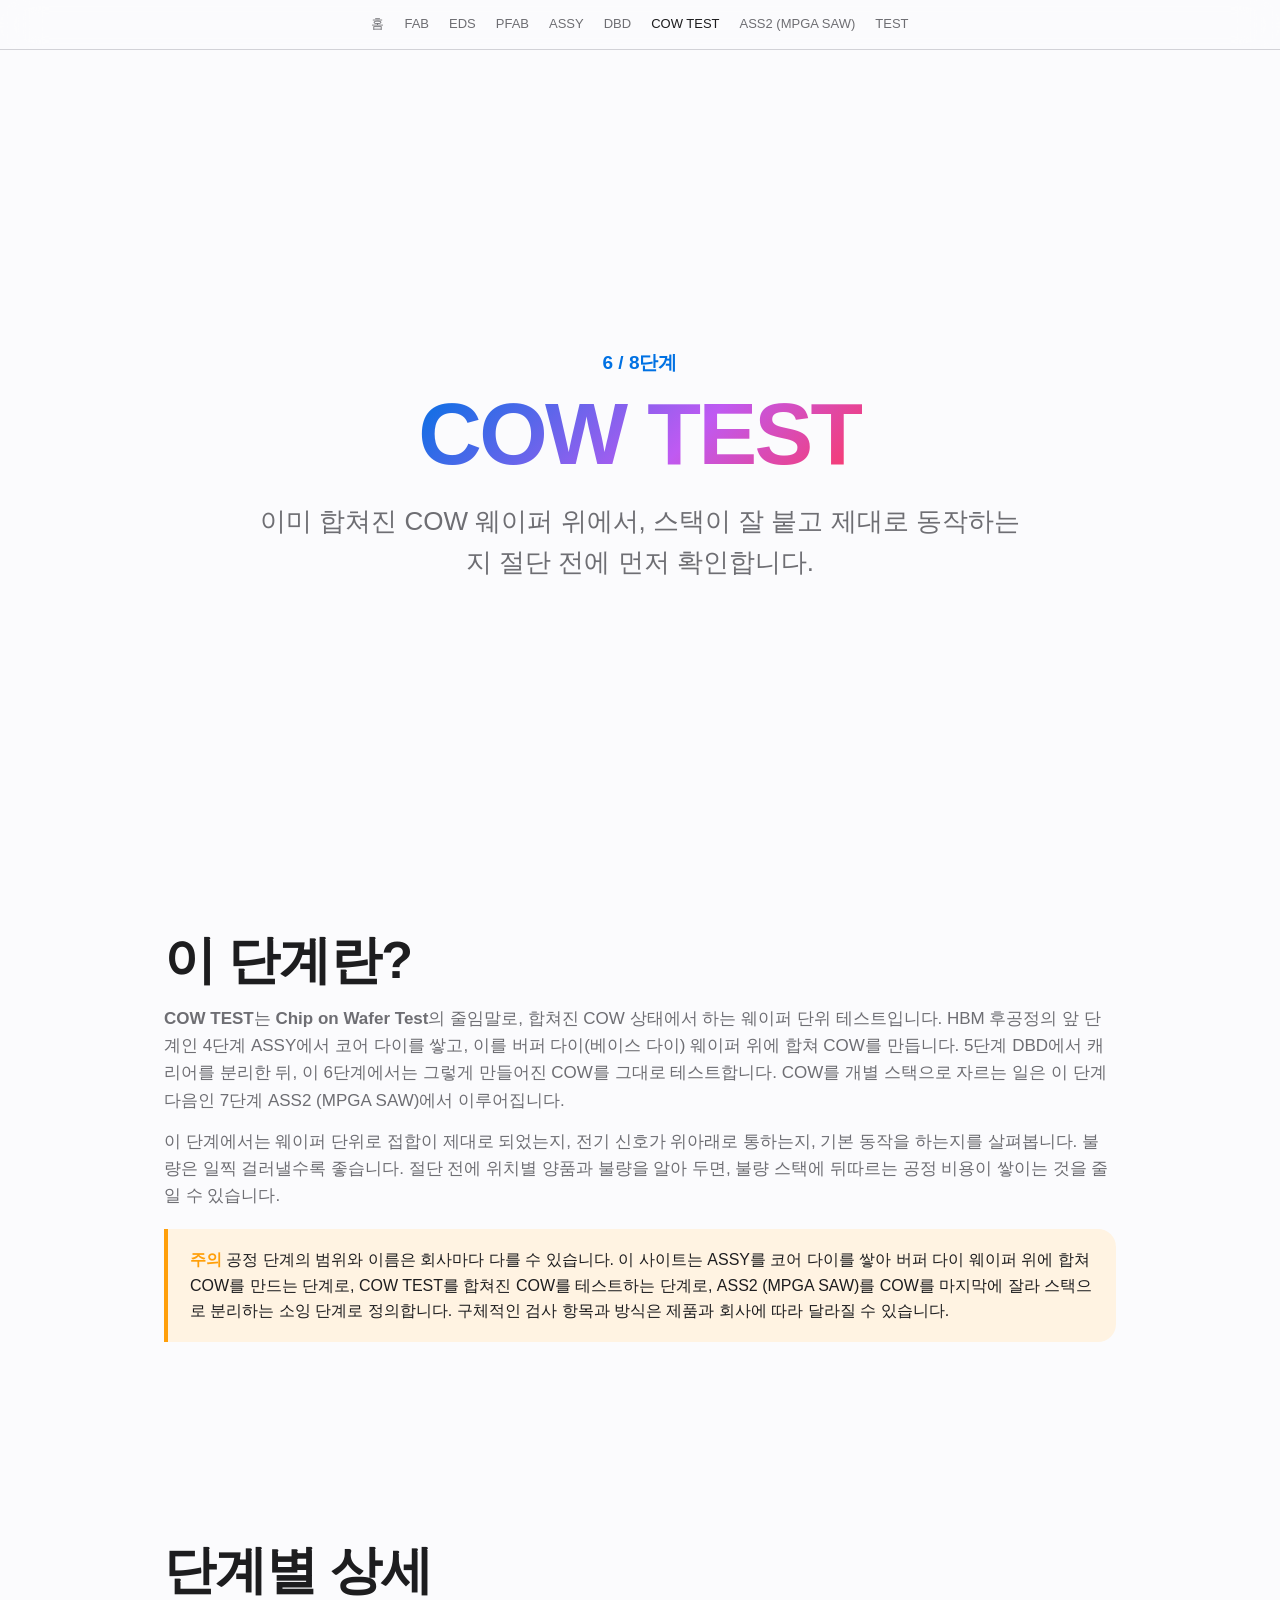
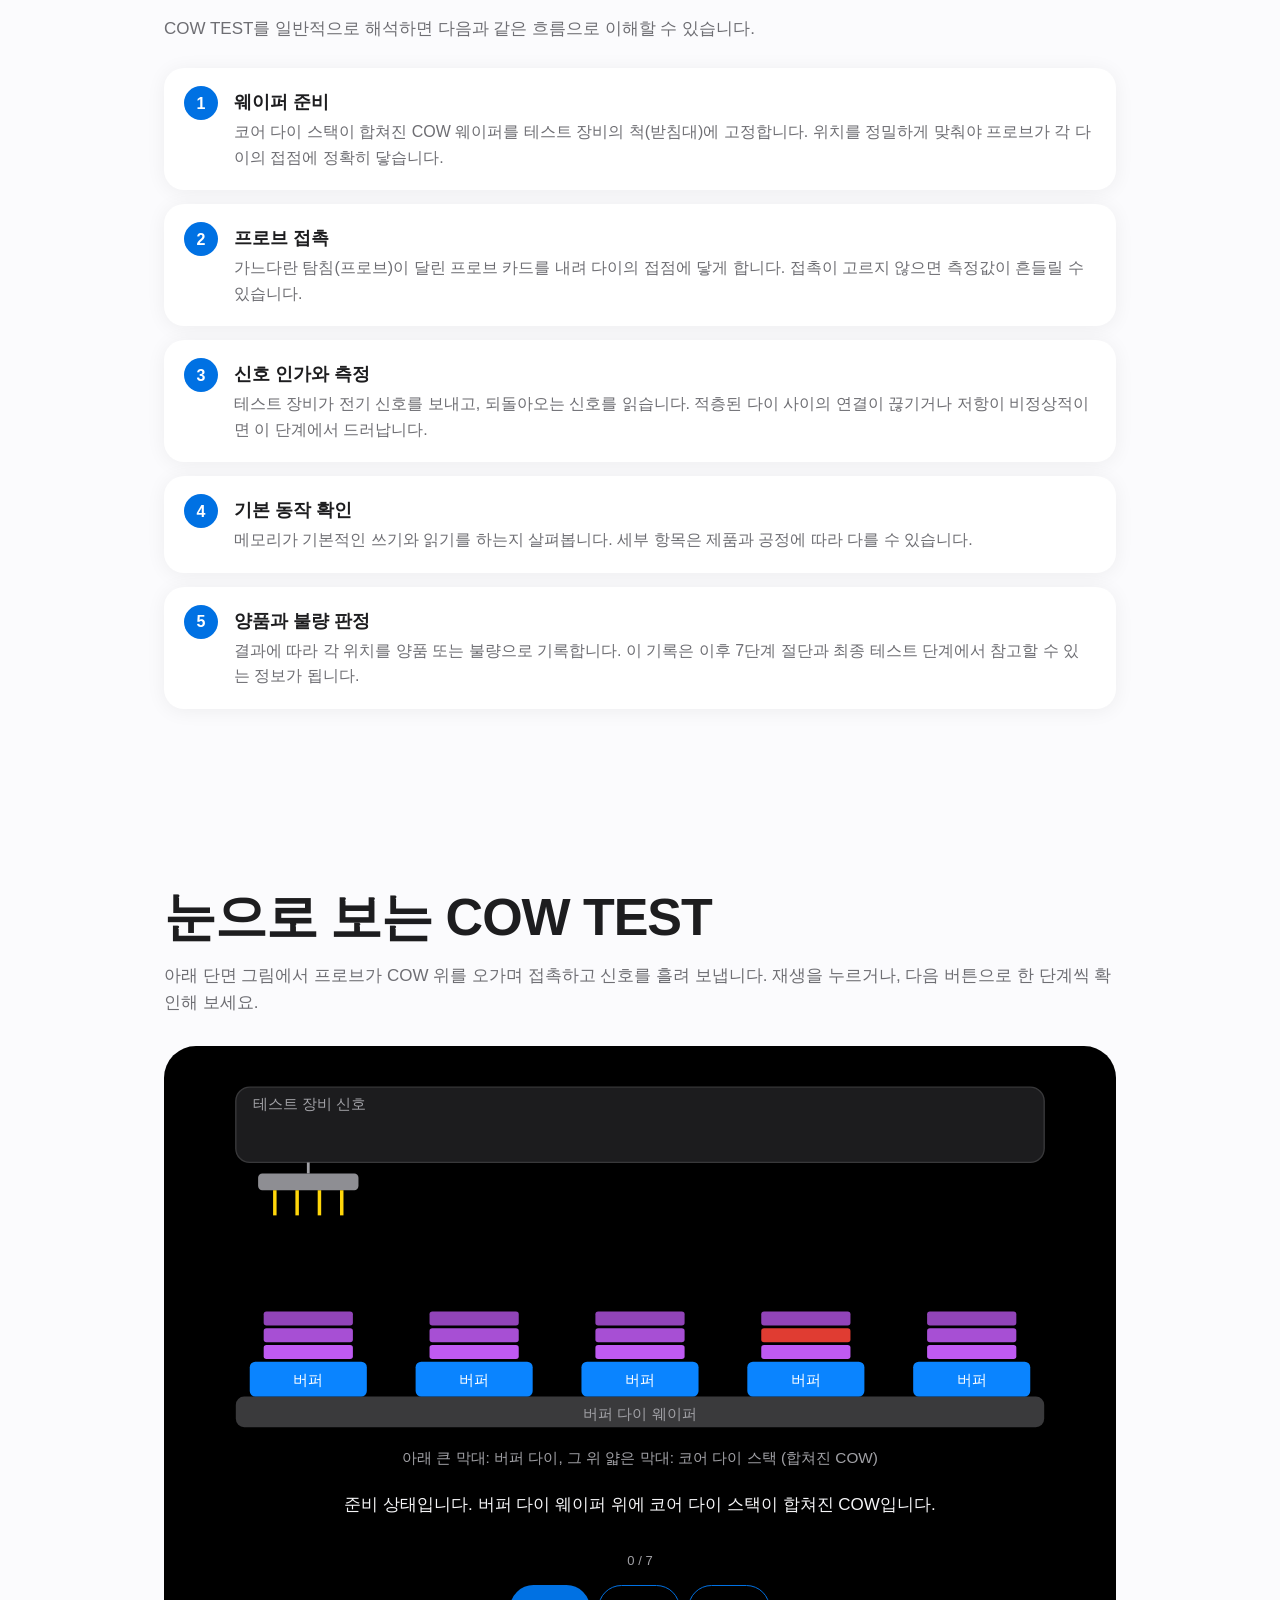
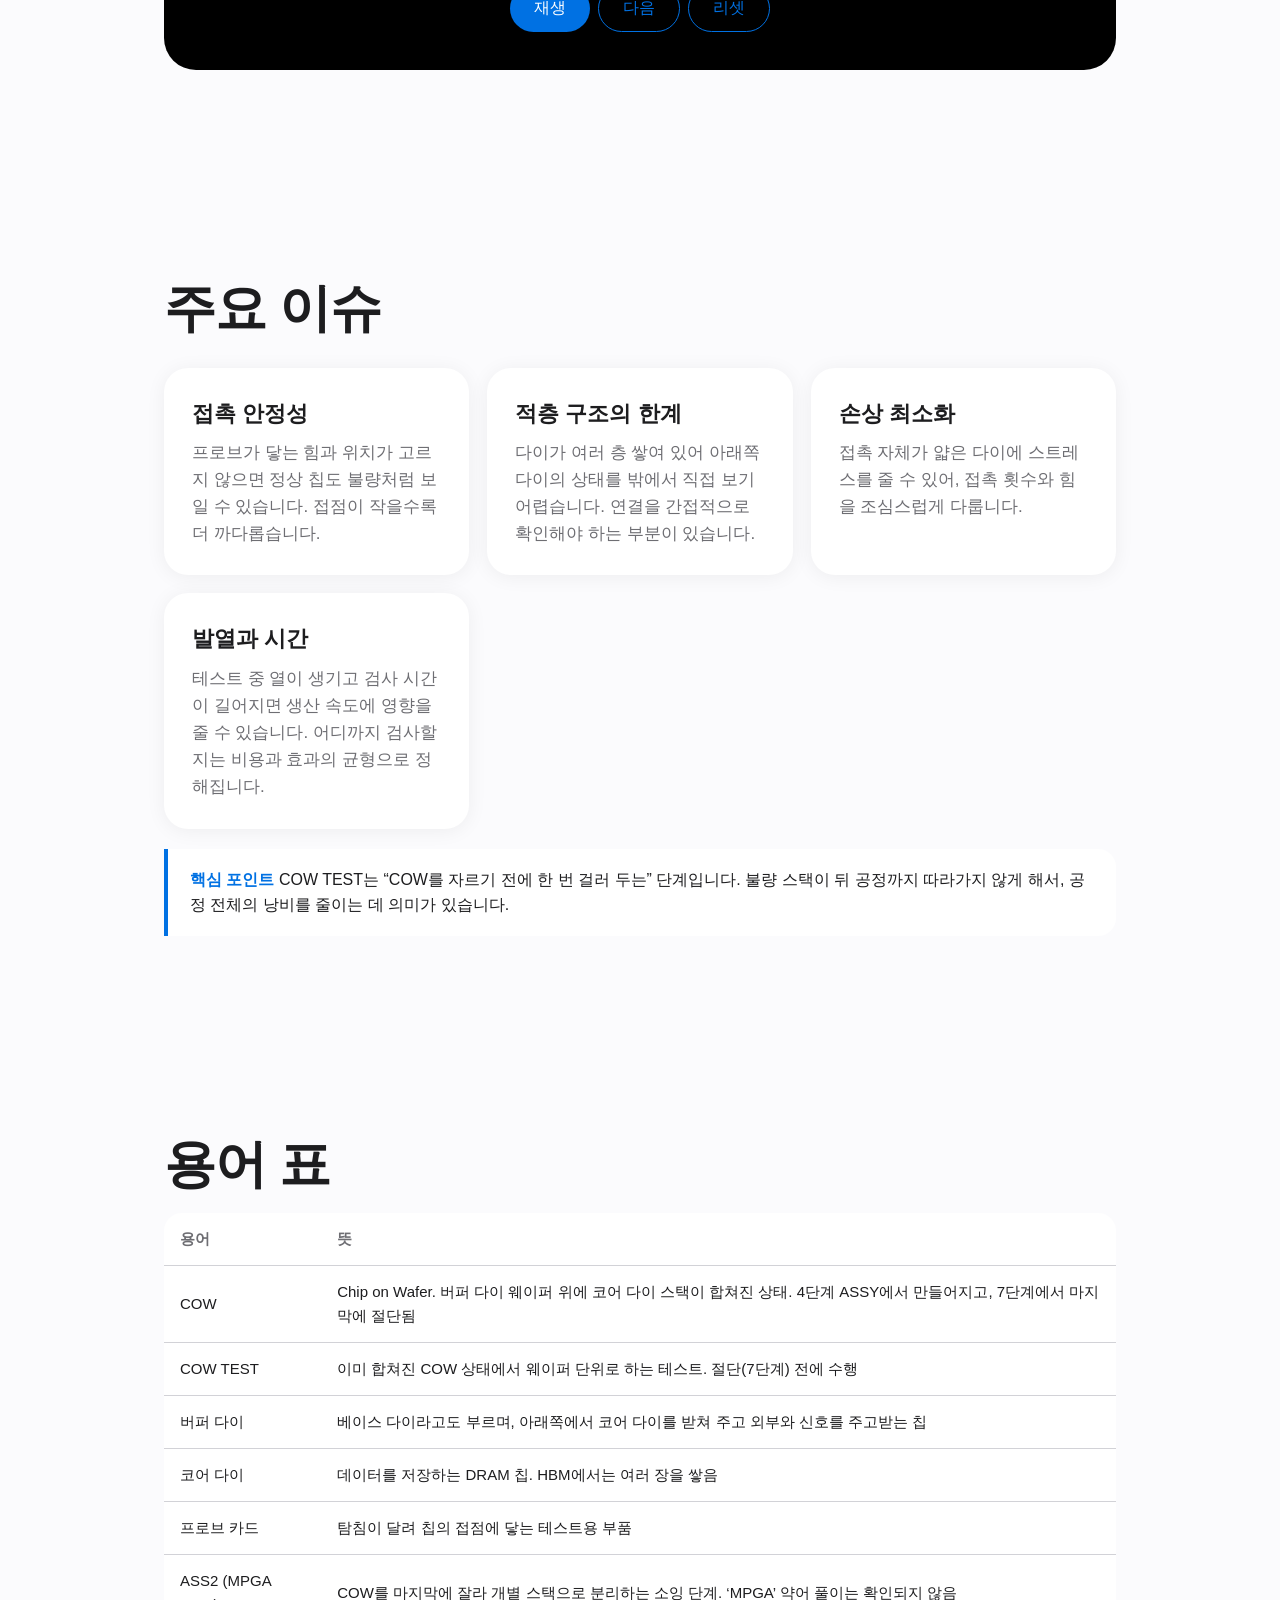
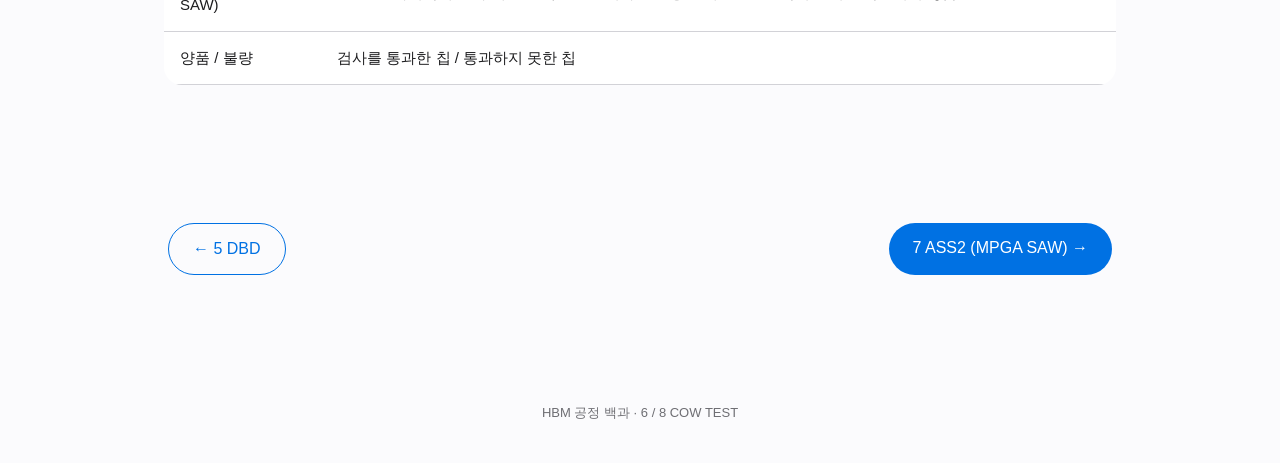
<file: proc-6-cow-test.html>
<!doctype html>
<html lang="ko">
<head>
<meta charset="utf-8">
<meta name="viewport" content="width=device-width,initial-scale=1">
<title>COW TEST | HBM 공정 6/8</title>
<meta name="description" content="HBM 공정 6단계 COW TEST(Chip on Wafer Test). ASSY에서 버퍼 다이 웨이퍼 위에 코어 다이 스택이 합쳐져 만들어진 COW(Chip on Wafer) 상태에서, 접합과 전기적 연결, 기본 동작을 웨이퍼 단위로 확인하는 단계를 설명합니다.">
<link rel="stylesheet" href="style.css">
<style>
.warn{border-left-color:#ff9f0a;background:color-mix(in srgb,#ff9f0a 12%,var(--card))}
.warn b{color:#ff9f0a}
.steps{counter-reset:s;list-style:none;padding:0;margin-top:26px;display:grid;gap:14px}
.steps li{counter-increment:s;background:var(--card);border-radius:20px;padding:20px 22px 20px 70px;position:relative;box-shadow:0 2px 20px rgba(0,0,0,.06)}
.steps li::before{content:counter(s);position:absolute;left:20px;top:18px;width:34px;height:34px;border-radius:50%;background:var(--blue);color:#fff;font-weight:700;display:flex;align-items:center;justify-content:center}
.steps li b{display:block;font-size:18px;margin-bottom:2px}
.steps li span{color:var(--sub);font-size:16px}
.cap{min-height:56px;max-width:640px;text-align:center;font-size:17px;margin-top:10px;color:#f5f5f7}
.ctrl{display:flex;flex-wrap:wrap;justify-content:center;margin-top:6px}
.prog{color:#a1a1a6;font-size:13px;margin-top:4px}
.stage svg text{font-family:inherit}
#probe{transition:transform .55s var(--ease)}
.dieset{transition:opacity .6s var(--ease)}
.mark{transition:opacity .4s}
</style>
</head>
<body>
<nav class="top">
<a href="index.html">홈</a>
<a href="proc-1-fab.html">FAB</a>
<a href="proc-2-eds.html">EDS</a>
<a href="proc-3-pfab.html">PFAB</a>
<a href="proc-4-assy.html">ASSY</a>
<a href="proc-5-dbd.html">DBD</a>
<a href="proc-6-cow-test.html" class="on">COW TEST</a>
<a href="proc-7-ass2-mpga-saw.html">ASS2 (MPGA SAW)</a>
<a href="proc-8-test.html">TEST</a>
</nav>

<header class="hero">
<div class="eyebrow">6 / 8단계</div>
<h1><span class="grad">COW TEST</span></h1>
<p class="lead">이미 합쳐진 COW 웨이퍼 위에서, 스택이 잘 붙고 제대로 동작하는지 절단 전에 먼저 확인합니다.</p>
</header>

<section class="blk reveal">
<h2>이 단계란?</h2>
<p><b>COW TEST</b>는 <b>Chip on Wafer Test</b>의 줄임말로, 합쳐진 COW 상태에서 하는 웨이퍼 단위 테스트입니다. HBM 후공정의 앞 단계인 4단계 ASSY에서 코어 다이를 쌓고, 이를 버퍼 다이(베이스 다이) 웨이퍼 위에 합쳐 COW를 만듭니다. 5단계 DBD에서 캐리어를 분리한 뒤, 이 6단계에서는 그렇게 만들어진 COW를 그대로 테스트합니다. COW를 개별 스택으로 자르는 일은 이 단계 다음인 7단계 ASS2 (MPGA SAW)에서 이루어집니다.</p>
<p style="margin-top:14px">이 단계에서는 웨이퍼 단위로 접합이 제대로 되었는지, 전기 신호가 위아래로 통하는지, 기본 동작을 하는지를 살펴봅니다. 불량은 일찍 걸러낼수록 좋습니다. 절단 전에 위치별 양품과 불량을 알아 두면, 불량 스택에 뒤따르는 공정 비용이 쌓이는 것을 줄일 수 있습니다.</p>
<div class="tip warn"><b>주의</b> 공정 단계의 범위와 이름은 회사마다 다를 수 있습니다. 이 사이트는 ASSY를 코어 다이를 쌓아 버퍼 다이 웨이퍼 위에 합쳐 COW를 만드는 단계로, COW TEST를 합쳐진 COW를 테스트하는 단계로, ASS2 (MPGA SAW)를 COW를 마지막에 잘라 스택으로 분리하는 소잉 단계로 정의합니다. 구체적인 검사 항목과 방식은 제품과 회사에 따라 달라질 수 있습니다.</div>
</section>

<section class="blk reveal">
<h2>단계별 상세</h2>
<p>COW TEST를 일반적으로 해석하면 다음과 같은 흐름으로 이해할 수 있습니다.</p>
<ol class="steps">
<li><b>웨이퍼 준비</b><span>코어 다이 스택이 합쳐진 COW 웨이퍼를 테스트 장비의 척(받침대)에 고정합니다. 위치를 정밀하게 맞춰야 프로브가 각 다이의 접점에 정확히 닿습니다.</span></li>
<li><b>프로브 접촉</b><span>가느다란 탐침(프로브)이 달린 프로브 카드를 내려 다이의 접점에 닿게 합니다. 접촉이 고르지 않으면 측정값이 흔들릴 수 있습니다.</span></li>
<li><b>신호 인가와 측정</b><span>테스트 장비가 전기 신호를 보내고, 되돌아오는 신호를 읽습니다. 적층된 다이 사이의 연결이 끊기거나 저항이 비정상적이면 이 단계에서 드러납니다.</span></li>
<li><b>기본 동작 확인</b><span>메모리가 기본적인 쓰기와 읽기를 하는지 살펴봅니다. 세부 항목은 제품과 공정에 따라 다를 수 있습니다.</span></li>
<li><b>양품과 불량 판정</b><span>결과에 따라 각 위치를 양품 또는 불량으로 기록합니다. 이 기록은 이후 7단계 절단과 최종 테스트 단계에서 참고할 수 있는 정보가 됩니다.</span></li>
</ol>
</section>

<section class="blk reveal">
<h2>눈으로 보는 COW TEST</h2>
<p>아래 단면 그림에서 프로브가 COW 위를 오가며 접촉하고 신호를 흘려 보냅니다. 재생을 누르거나, 다음 버튼으로 한 단계씩 확인해 보세요.</p>
<div class="stage">
<svg id="sv" viewBox="0 0 640 290" role="img" aria-label="버퍼 다이 웨이퍼 위에 코어 다이 스택이 합쳐진 COW에 프로브가 접촉해 신호를 흘리고 양품과 불량을 판정하는 단면 애니메이션">
<rect x="30" y="8" width="580" height="54" rx="10" fill="#1c1c1e" stroke="#38383a"/>
<text x="42" y="24" fill="#a1a1a6" font-size="11">테스트 장비 신호</text>
<path id="wave" d="M40 42 H600" fill="none" stroke="#30d158" stroke-width="2.5" stroke-linejoin="round" style="opacity:0"/>
<g id="probe" style="transform:translate(82px,0px)">
<line x1="0" y1="62" x2="0" y2="70" stroke="#a1a1a6" stroke-width="2"/>
<rect x="-36" y="70" width="72" height="12" rx="3" fill="#8e8e93"/>
<line x1="-24" y1="82" x2="-24" y2="100" stroke="#ffd60a" stroke-width="2.5"/>
<line x1="-8" y1="82" x2="-8" y2="100" stroke="#ffd60a" stroke-width="2.5"/>
<line x1="8" y1="82" x2="8" y2="100" stroke="#ffd60a" stroke-width="2.5"/>
<line x1="24" y1="82" x2="24" y2="100" stroke="#ffd60a" stroke-width="2.5"/>
</g>
<rect x="30" y="230" width="580" height="22" rx="6" fill="#3a3a3c"/>
<text x="320" y="246" fill="#a1a1a6" font-size="11" text-anchor="middle">버퍼 다이 웨이퍼</text>
<g id="dies"></g>
<g id="marks"></g>
<text x="320" y="278" fill="#a1a1a6" font-size="11" text-anchor="middle">아래 큰 막대: 버퍼 다이, 그 위 얇은 막대: 코어 다이 스택 (합쳐진 COW)</text>
</svg>
<div class="cap" id="cap" aria-live="polite">준비 상태입니다. 버퍼 다이 웨이퍼 위에 코어 다이 스택이 합쳐진 COW입니다.</div>
<div class="prog" id="prog">0 / 7</div>
<div class="ctrl">
<button class="btn" id="bPlay" type="button">재생</button>
<button class="btn ghost" id="bNext" type="button">다음</button>
<button class="btn ghost" id="bReset" type="button">리셋</button>
</div>
</div>
</section>

<section class="blk reveal">
<h2>주요 이슈</h2>
<div class="grid">
<div class="card"><h3>접촉 안정성</h3><p>프로브가 닿는 힘과 위치가 고르지 않으면 정상 칩도 불량처럼 보일 수 있습니다. 접점이 작을수록 더 까다롭습니다.</p></div>
<div class="card"><h3>적층 구조의 한계</h3><p>다이가 여러 층 쌓여 있어 아래쪽 다이의 상태를 밖에서 직접 보기 어렵습니다. 연결을 간접적으로 확인해야 하는 부분이 있습니다.</p></div>
<div class="card"><h3>손상 최소화</h3><p>접촉 자체가 얇은 다이에 스트레스를 줄 수 있어, 접촉 횟수와 힘을 조심스럽게 다룹니다.</p></div>
<div class="card"><h3>발열과 시간</h3><p>테스트 중 열이 생기고 검사 시간이 길어지면 생산 속도에 영향을 줄 수 있습니다. 어디까지 검사할지는 비용과 효과의 균형으로 정해집니다.</p></div>
</div>
<div class="tip"><b>핵심 포인트</b> COW TEST는 &ldquo;COW를 자르기 전에 한 번 걸러 두는&rdquo; 단계입니다. 불량 스택이 뒤 공정까지 따라가지 않게 해서, 공정 전체의 낭비를 줄이는 데 의미가 있습니다.</div>
</section>

<section class="blk reveal">
<h2>용어 표</h2>
<table>
<thead><tr><th>용어</th><th>뜻</th></tr></thead>
<tbody>
<tr><td>COW</td><td>Chip on Wafer. 버퍼 다이 웨이퍼 위에 코어 다이 스택이 합쳐진 상태. 4단계 ASSY에서 만들어지고, 7단계에서 마지막에 절단됨</td></tr>
<tr><td>COW TEST</td><td>이미 합쳐진 COW 상태에서 웨이퍼 단위로 하는 테스트. 절단(7단계) 전에 수행</td></tr>
<tr><td>버퍼 다이</td><td>베이스 다이라고도 부르며, 아래쪽에서 코어 다이를 받쳐 주고 외부와 신호를 주고받는 칩</td></tr>
<tr><td>코어 다이</td><td>데이터를 저장하는 DRAM 칩. HBM에서는 여러 장을 쌓음</td></tr>
<tr><td>프로브 카드</td><td>탐침이 달려 칩의 접점에 닿는 테스트용 부품</td></tr>
<tr><td>ASS2 (MPGA SAW)</td><td>COW를 마지막에 잘라 개별 스택으로 분리하는 소잉 단계. &lsquo;MPGA&rsquo; 약어 풀이는 확인되지 않음</td></tr>
<tr><td>양품 / 불량</td><td>검사를 통과한 칩 / 통과하지 못한 칩</td></tr>
</tbody>
</table>
</section>

<div class="pager">
<a class="btn ghost" href="proc-5-dbd.html">&larr; 5 DBD</a>
<a class="btn" href="proc-7-ass2-mpga-saw.html">7 ASS2 (MPGA SAW) &rarr;</a>
</div>
<footer>HBM 공정 백과 &middot; 6 / 8 COW TEST</footer>

<script src="base.js"></script>
<script>
(function(){
var NS="http://www.w3.org/2000/svg";
var CX=[82,201,320,439,558], BAD=3, N=CX.length, TOTAL=N+2;
var dies=document.getElementById("dies"), marks=document.getElementById("marks");
var probe=document.getElementById("probe"), wave=document.getElementById("wave");
var cap=document.getElementById("cap"), prog=document.getElementById("prog");
var bPlay=document.getElementById("bPlay"), bNext=document.getElementById("bNext"), bReset=document.getElementById("bReset");
function mk(tag,at,par){var e=document.createElementNS(NS,tag);for(var k in at)e.setAttribute(k,at[k]);par.appendChild(e);return e}
var stacks=[], markEls=[];
CX.forEach(function(x,i){
  mk("rect",{x:x-42,y:205,width:84,height:25,rx:4,fill:"#0a84ff"},dies);
  mk("text",{x:x,y:222,fill:"#fff","font-size":11,"text-anchor":"middle"},dies).textContent="버퍼";
  var g=mk("g",{"class":"dieset"},dies); g.style.opacity=1;
  [193,181,169].forEach(function(y,j){
    mk("rect",{x:x-32,y:y,width:64,height:10,rx:2,fill:(i===BAD&&j===1)?"#ff453a":"#bf5af2",opacity:1-j*.12},g);
  });
  stacks.push(g);
  var m=mk("g",{"class":"mark"},marks); m.style.opacity=0;
  var ok=i!==BAD;
  mk("circle",{cx:x+56,cy:150,r:14,fill:ok?"#30d158":"#ff453a"},m);
  mk("text",{x:x+56,y:156,fill:"#000","font-size":17,"font-weight":700,"text-anchor":"middle"},m).textContent=ok?"✓":"✗";
  mk("text",{x:x+56,y:132,fill:ok?"#30d158":"#ff453a","font-size":12,"text-anchor":"middle"},m).textContent=ok?"양품":"불량";
  markEls.push(m);
});
var caps=[
 "준비 상태입니다. 버퍼 다이 웨이퍼 위에 코어 다이 스택이 합쳐진 COW입니다.",
 "COW 웨이퍼를 테스트 장비에 고정하고 위치를 맞춰 검사를 시작합니다.",
 "프로브가 첫 번째 위치로 이동해 접점에 닿고 신호를 흘립니다. 파형이 끝까지 정상으로 돌아옵니다.",
 "두 번째 위치를 검사합니다. 정상 신호가 확인되어 통과입니다.",
 "세 번째 위치를 검사합니다. 이번에도 통과입니다.",
 "네 번째 위치를 검사합니다. 신호가 중간에 끊겨 불량으로 표시됩니다. 적층 사이 연결 문제로 볼 수 있습니다.",
 "다섯 번째 위치도 통과입니다.",
 "검사가 끝났습니다. 불량 위치가 기록되어, 이후 ASS2 (MPGA SAW)에서 COW를 잘라 스택으로 분리하기 전에 불량 스택을 구분할 수 있습니다."
];
var token=0, done=0, busy=false, playing=false;
function sleep(ms,t){return new Promise(function(res,rej){setTimeout(function(){t===token?res():rej("c")},ms)})}
function setProbe(x,down){probe.style.transform="translate("+x+"px,"+(down?68:0)+"px)"}
function wavePath(ok){
  var p="M40 42",x=40,i=0;
  while(x<600){
    var y=(i%2?60:22);
    if(!ok&&x>300){p+=" L"+x+" 42";}else p+=" L"+x+" "+y;
    x+=28;i++;
  }
  if(!ok)p+=" L600 42";
  return p;
}
function render(n){
  done=n;
  markEls.forEach(function(m,i){m.style.opacity=(n>=i+2)?1:0});
  wave.style.transition="none";wave.style.opacity=0;wave.removeAttribute("stroke-dasharray");wave.removeAttribute("stroke-dashoffset");
  var last=n>=2&&n<=N+1?CX[n-2]:CX[0];
  probe.style.transition="none";setProbe(n>=2&&n<=N+1?last:(n>=TOTAL?CX[N-1]:CX[0]),false);
  void probe.getBoundingClientRect();probe.style.transition="";
  cap.textContent=caps[n];prog.textContent=n+" / "+TOTAL;
}
function ui(){bPlay.textContent=playing?"일시정지":(done>=TOTAL?"다시 재생":"재생");bNext.disabled=false}
async function runStep(n,t){ // n = step number being run (1..TOTAL)
  cap.textContent=caps[n];
  if(n===1){await sleep(1000,t)}
  else if(n<=N+1){
    var i=n-2,ok=i!==BAD;
    setProbe(CX[i],false);await sleep(650,t);
    setProbe(CX[i],true);await sleep(600,t);
    var len=1500;wave.setAttribute("d",wavePath(ok));
    wave.setAttribute("stroke",ok?"#30d158":"#ff453a");
    wave.style.transition="none";wave.setAttribute("stroke-dasharray",len);wave.setAttribute("stroke-dashoffset",len);wave.style.opacity=1;
    void wave.getBoundingClientRect();
    wave.style.transition="stroke-dashoffset 1s linear";wave.setAttribute("stroke-dashoffset",0);
    await sleep(1100,t);
    markEls[i].style.opacity=1;await sleep(500,t);
    wave.style.transition="opacity .3s";wave.style.opacity=0;
    setProbe(CX[i],false);await sleep(550,t);
  } else {await sleep(900,t)}
  if(t!==token)throw "c";
  render(n);
}
async function advance(all){
  var t=++token;busy=true;playing=all;ui();
  try{
    do{ if(done>=TOTAL)break; await runStep(done+1,t);}while(all&&done<TOTAL);
  }catch(e){ if(e!=="c")throw e; return}
  if(t===token){busy=false;playing=false;ui()}
}
function stop(){token++;busy=false;playing=false;render(done);ui()}
bPlay.addEventListener("click",function(){
  if(playing){stop();return}
  if(busy){token++;busy=false;render(done)}
  if(done>=TOTAL){token++;render(0)}
  advance(true);
});
bNext.addEventListener("click",function(){
  if(busy){ // 진행 중인 단계를 즉시 마무리
    var cur=done+1;token++;busy=false;playing=false;render(Math.min(cur,TOTAL));ui();return;
  }
  if(done>=TOTAL){return}
  advance(false);
});
bReset.addEventListener("click",function(){token++;busy=false;playing=false;render(0);ui()});
render(0);ui();
})();
</script>
</body>
</html>
</file>
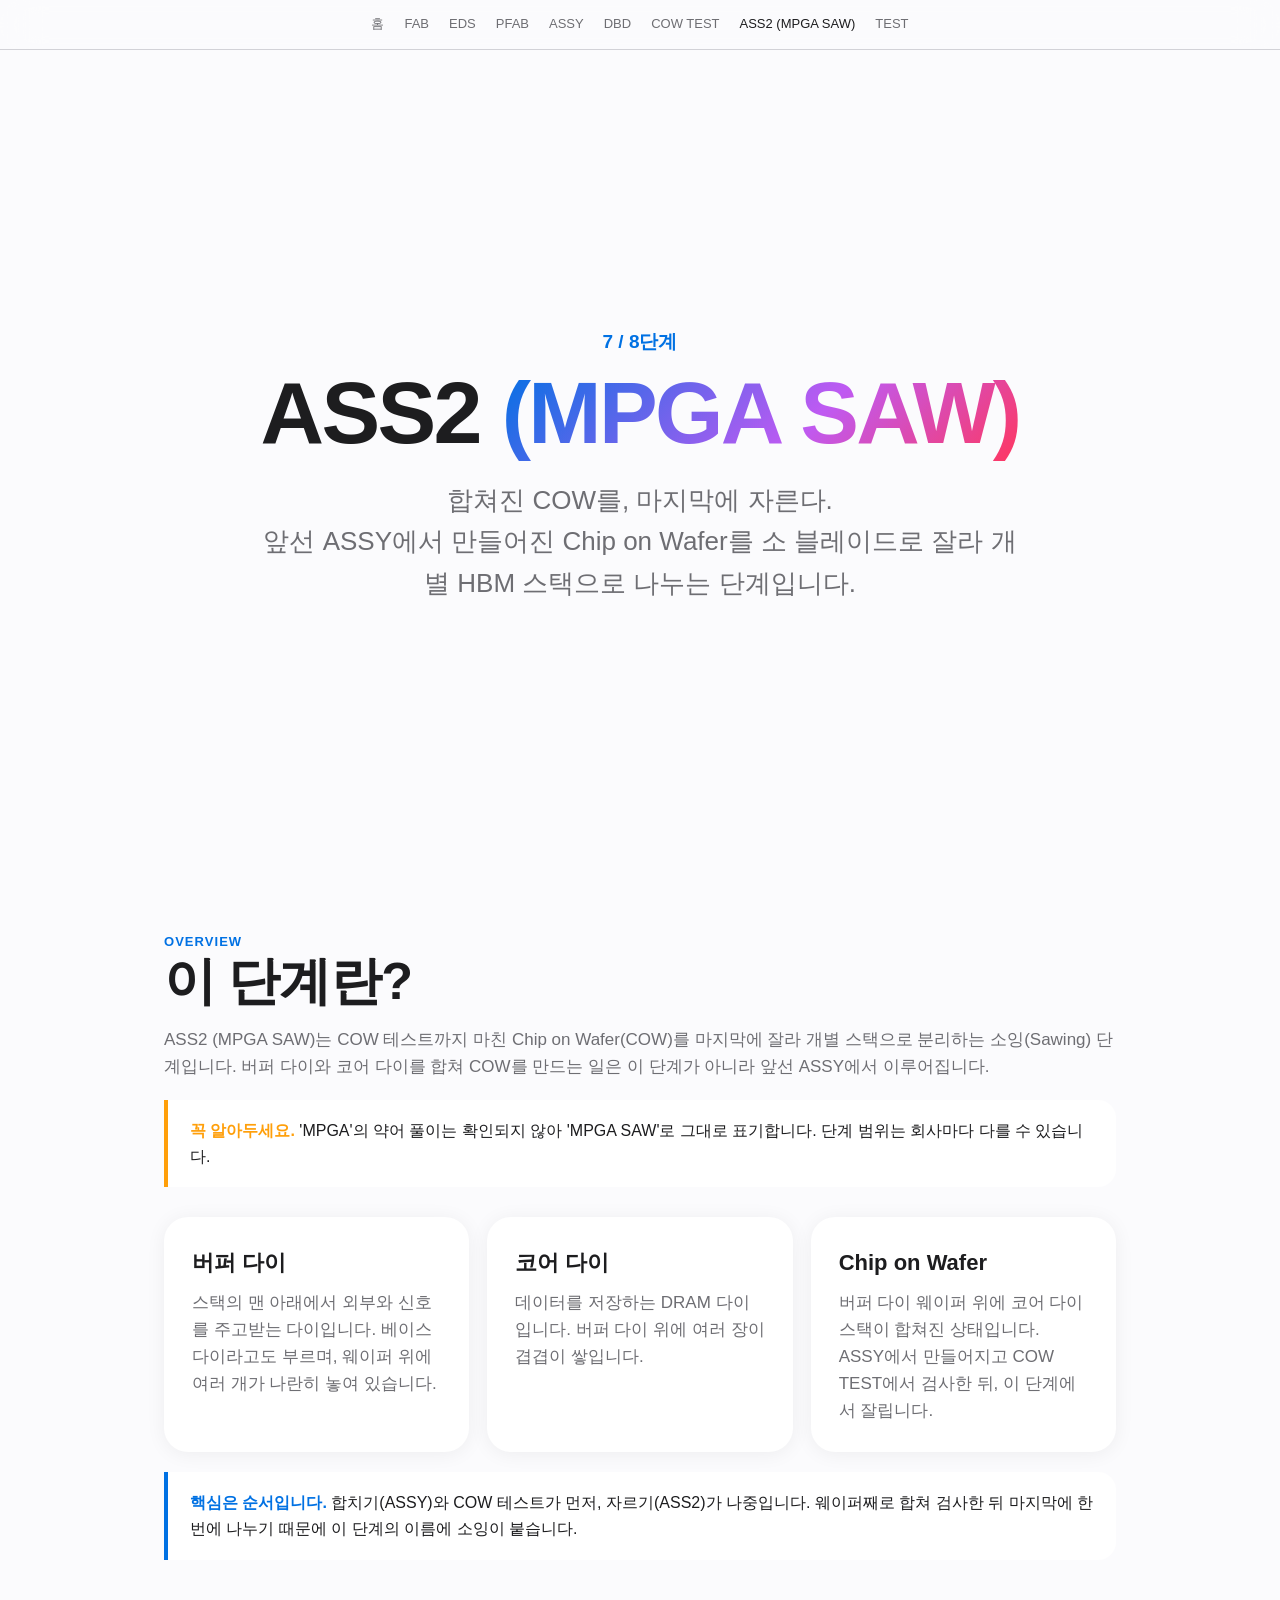
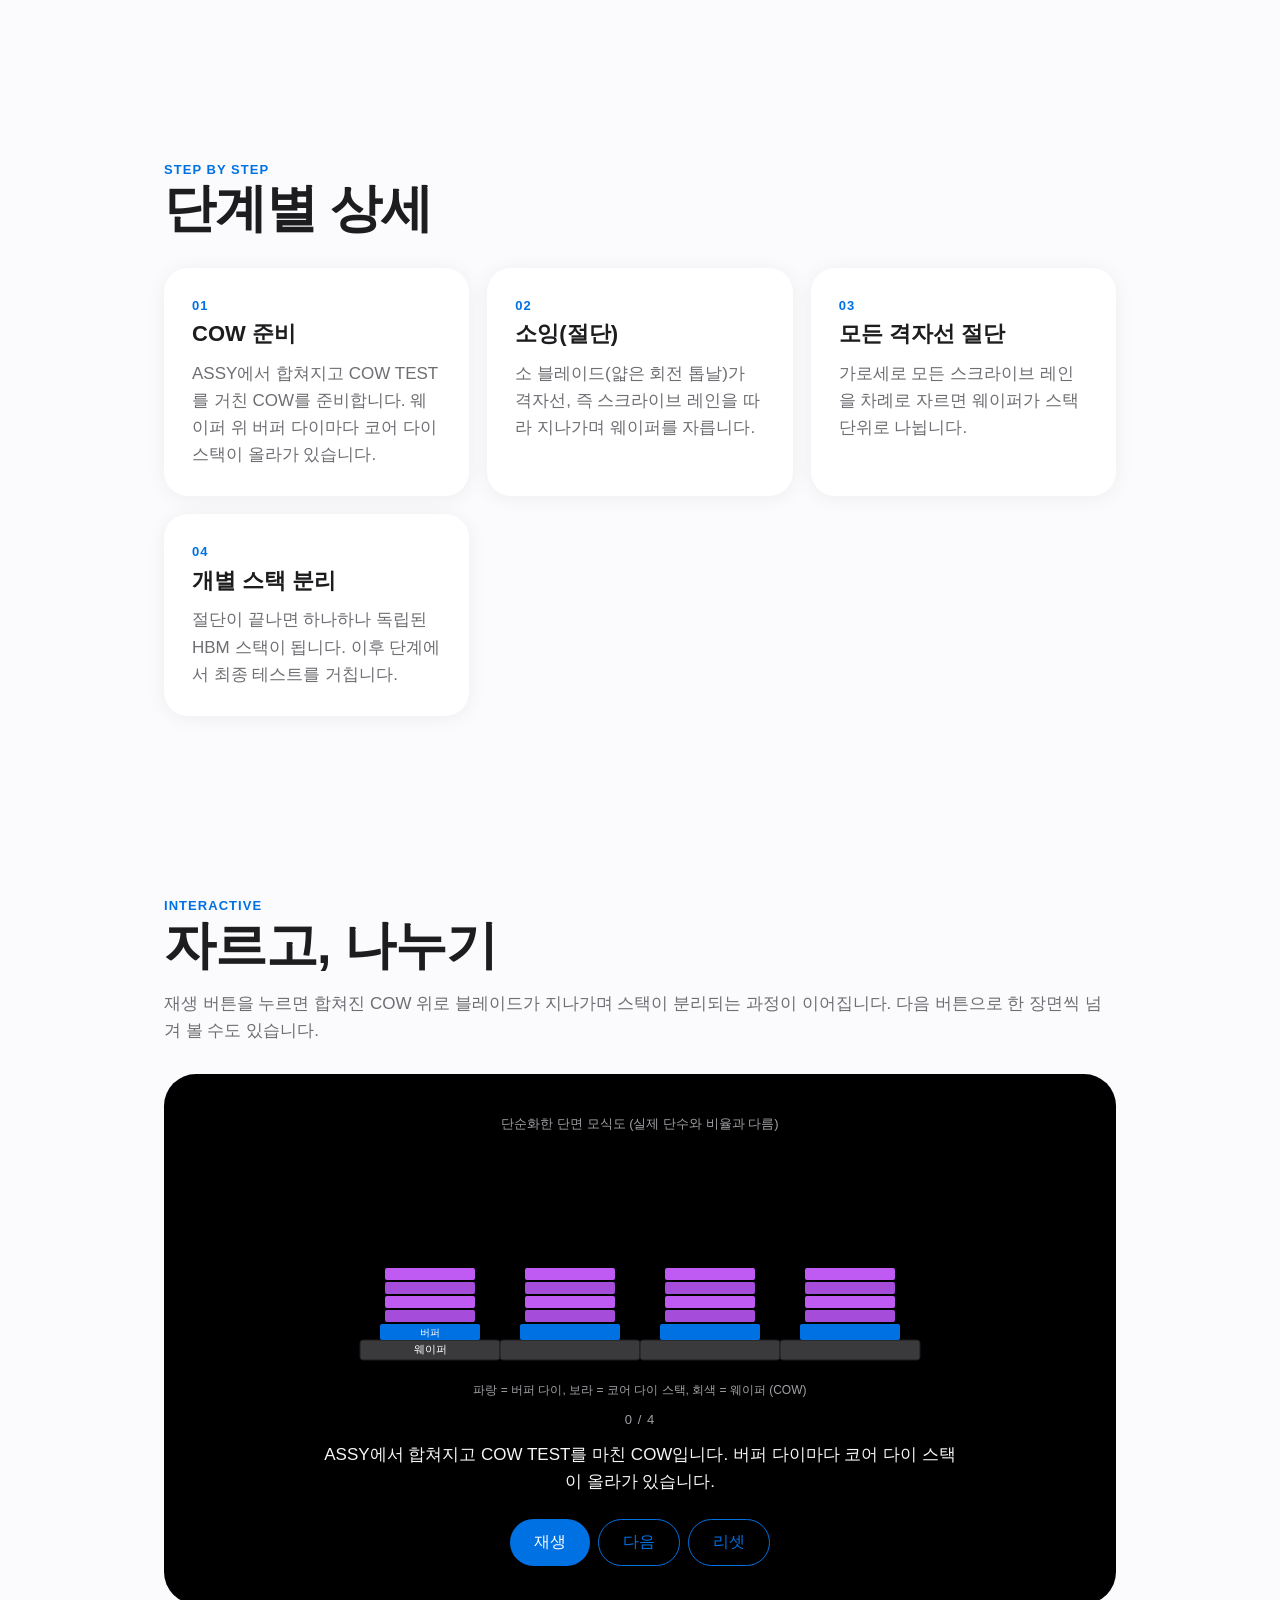
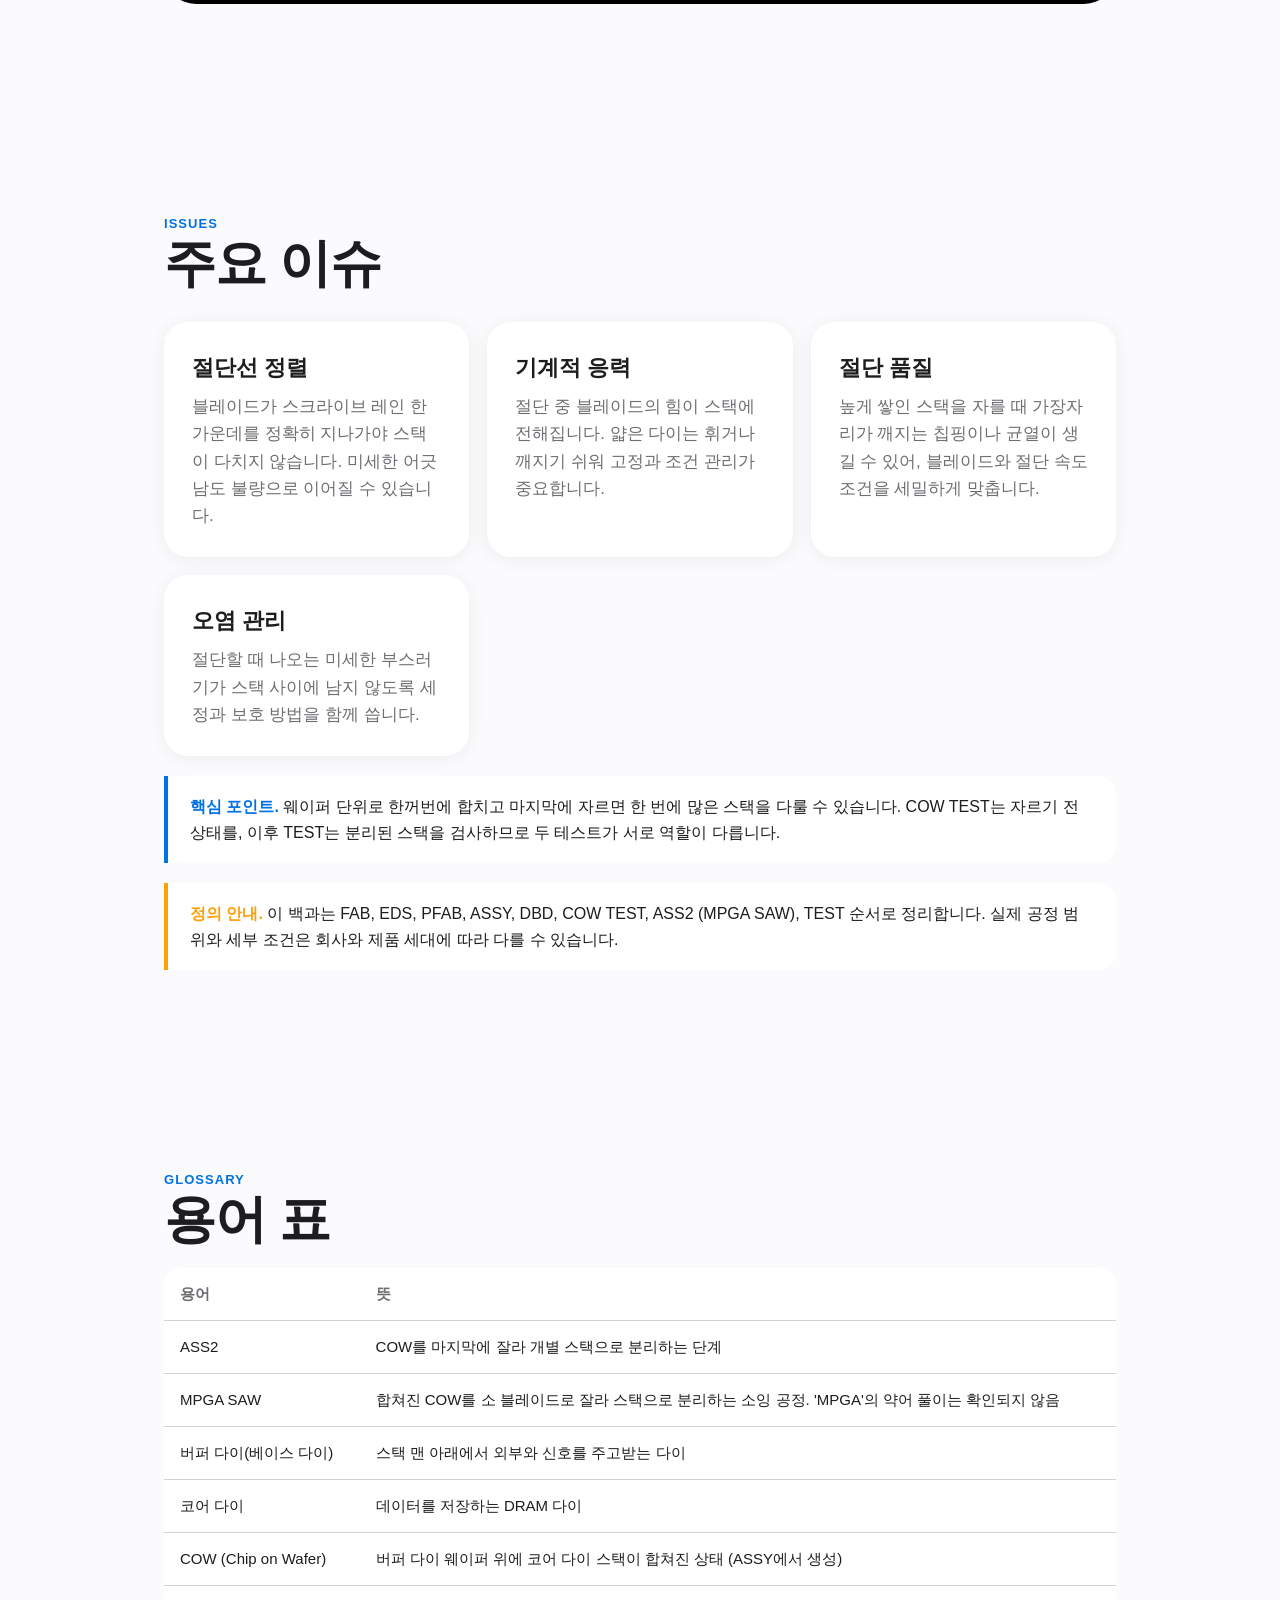
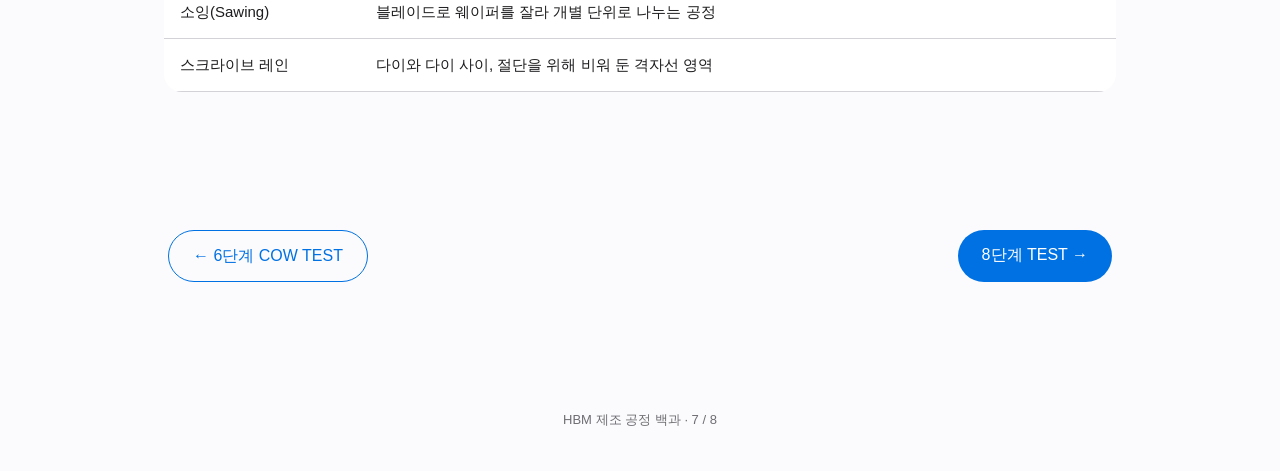
<file: proc-7-ass2-mpga-saw.html>
<!doctype html>
<html lang="ko">
<head>
<meta charset="utf-8">
<meta name="viewport" content="width=device-width,initial-scale=1">
<title>7단계 ASS2 (MPGA SAW) | HBM 제조 공정</title>
<meta name="description" content="HBM 제조 7단계. 이미 합쳐진 Chip on Wafer(COW)를 소 블레이드로 잘라 개별 스택으로 분리하는 ASS2 (MPGA SAW) 단계를 알아봅니다.">
<link rel="stylesheet" href="style.css">
<style>
.ctrl{display:flex;flex-wrap:wrap;justify-content:center;margin-top:14px}
.cap{min-height:56px;text-align:center;color:#f5f5f7;font-size:17px;max-width:640px;margin-top:10px}
.stepno{font-size:13px;color:#a1a1a6;letter-spacing:.08em;margin-top:6px}
.warn{border-left-color:#ff9f0a}.warn b{color:#ff9f0a}
#sv .col{transition:transform 1s var(--ease)}
#sv .lay{transition:transform .8s var(--ease),opacity .6s var(--ease)}
#sv .cut{transition:opacity .5s}
#sv #blade{transition:transform .9s var(--ease),opacity .4s}
#sv .ok{transition:opacity .6s}
</style>
</head>
<body>
<nav class="top">
<a href="index.html">홈</a>
<a href="proc-1-fab.html">FAB</a>
<a href="proc-2-eds.html">EDS</a>
<a href="proc-3-pfab.html">PFAB</a>
<a href="proc-4-assy.html">ASSY</a>
<a href="proc-5-dbd.html">DBD</a>
<a href="proc-6-cow-test.html">COW TEST</a>
<a href="proc-7-ass2-mpga-saw.html" class="on">ASS2 (MPGA SAW)</a>
<a href="proc-8-test.html">TEST</a>
</nav>

<header class="hero">
<div class="eyebrow">7 / 8단계</div>
<h1>ASS2 <span class="grad">(MPGA SAW)</span></h1>
<p class="lead">합쳐진 COW를, 마지막에 자른다.<br>앞선 ASSY에서 만들어진 Chip on Wafer를 소 블레이드로 잘라 개별 HBM 스택으로 나누는 단계입니다.</p>
</header>

<section class="blk reveal">
<div class="num">OVERVIEW</div>
<h2>이 단계란?</h2>
<p>ASS2 (MPGA SAW)는 COW 테스트까지 마친 Chip on Wafer(COW)를 마지막에 잘라 개별 스택으로 분리하는 소잉(Sawing) 단계입니다. 버퍼 다이와 코어 다이를 합쳐 COW를 만드는 일은 이 단계가 아니라 앞선 ASSY에서 이루어집니다.</p>
<div class="tip warn"><b>꼭 알아두세요.</b> 'MPGA'의 약어 풀이는 확인되지 않아 'MPGA SAW'로 그대로 표기합니다. 단계 범위는 회사마다 다를 수 있습니다.</div>
<div class="grid">
<div class="card"><h3>버퍼 다이</h3><p>스택의 맨 아래에서 외부와 신호를 주고받는 다이입니다. 베이스 다이라고도 부르며, 웨이퍼 위에 여러 개가 나란히 놓여 있습니다.</p></div>
<div class="card"><h3>코어 다이</h3><p>데이터를 저장하는 DRAM 다이입니다. 버퍼 다이 위에 여러 장이 겹겹이 쌓입니다.</p></div>
<div class="card"><h3>Chip on Wafer</h3><p>버퍼 다이 웨이퍼 위에 코어 다이 스택이 합쳐진 상태입니다. ASSY에서 만들어지고 COW TEST에서 검사한 뒤, 이 단계에서 잘립니다.</p></div>
</div>
<div class="tip"><b>핵심은 순서입니다.</b> 합치기(ASSY)와 COW 테스트가 먼저, 자르기(ASS2)가 나중입니다. 웨이퍼째로 합쳐 검사한 뒤 마지막에 한 번에 나누기 때문에 이 단계의 이름에 소잉이 붙습니다.</div>
</section>

<section class="blk reveal">
<div class="num">STEP BY STEP</div>
<h2>단계별 상세</h2>
<div class="grid">
<div class="card"><div class="num">01</div><h3>COW 준비</h3><p>ASSY에서 합쳐지고 COW TEST를 거친 COW를 준비합니다. 웨이퍼 위 버퍼 다이마다 코어 다이 스택이 올라가 있습니다.</p></div>
<div class="card"><div class="num">02</div><h3>소잉(절단)</h3><p>소 블레이드(얇은 회전 톱날)가 격자선, 즉 스크라이브 레인을 따라 지나가며 웨이퍼를 자릅니다.</p></div>
<div class="card"><div class="num">03</div><h3>모든 격자선 절단</h3><p>가로세로 모든 스크라이브 레인을 차례로 자르면 웨이퍼가 스택 단위로 나뉩니다.</p></div>
<div class="card"><div class="num">04</div><h3>개별 스택 분리</h3><p>절단이 끝나면 하나하나 독립된 HBM 스택이 됩니다. 이후 단계에서 최종 테스트를 거칩니다.</p></div>
</div>
</section>

<section class="blk reveal">
<div class="num">INTERACTIVE</div>
<h2>자르고, 나누기</h2>
<p>재생 버튼을 누르면 합쳐진 COW 위로 블레이드가 지나가며 스택이 분리되는 과정이 이어집니다. 다음 버튼으로 한 장면씩 넘겨 볼 수도 있습니다.</p>
<div class="stage">
<svg id="sv" viewBox="0 0 640 300" width="640" role="img" aria-label="합쳐진 COW 웨이퍼가 소 블레이드로 절단되어 개별 스택으로 분리되는 모습">
<text x="320" y="24" fill="#a1a1a6" font-size="13" text-anchor="middle">단순화한 단면 모식도 (실제 단수와 비율과 다름)</text>
<g id="cols"></g>
<g id="cuts"></g>
<g id="blade" style="opacity:0;transform:translate(180px,0)">
<circle cx="0" cy="70" r="26" fill="#f5f5f7"/>
<circle cx="0" cy="70" r="7" fill="#000"/>
<rect x="-2" y="94" width="4" height="150" fill="#ff375f"/>
</g>
<g class="ok" id="okmark" style="opacity:0">
<text x="320" y="282" fill="#30d158" font-size="15" text-anchor="middle" font-weight="600">개별 스택 분리 완료</text>
</g>
<g id="lbl">
<text x="320" y="290" fill="#a1a1a6" font-size="12" text-anchor="middle" id="lbltxt">파랑 = 버퍼 다이, 보라 = 코어 다이 스택, 회색 = 웨이퍼 (COW)</text>
</g>
</svg>
<div class="stepno" id="stepno">0 / 4</div>
<div class="cap" id="cap" aria-live="polite"></div>
<div class="ctrl">
<button class="btn" id="bPlay" type="button">재생</button>
<button class="btn ghost" id="bNext" type="button">다음</button>
<button class="btn ghost" id="bReset" type="button">리셋</button>
</div>
</div>
</section>

<section class="blk reveal">
<div class="num">ISSUES</div>
<h2>주요 이슈</h2>
<div class="grid">
<div class="card"><h3>절단선 정렬</h3><p>블레이드가 스크라이브 레인 한가운데를 정확히 지나가야 스택이 다치지 않습니다. 미세한 어긋남도 불량으로 이어질 수 있습니다.</p></div>
<div class="card"><h3>기계적 응력</h3><p>절단 중 블레이드의 힘이 스택에 전해집니다. 얇은 다이는 휘거나 깨지기 쉬워 고정과 조건 관리가 중요합니다.</p></div>
<div class="card"><h3>절단 품질</h3><p>높게 쌓인 스택을 자를 때 가장자리가 깨지는 칩핑이나 균열이 생길 수 있어, 블레이드와 절단 속도 조건을 세밀하게 맞춥니다.</p></div>
<div class="card"><h3>오염 관리</h3><p>절단할 때 나오는 미세한 부스러기가 스택 사이에 남지 않도록 세정과 보호 방법을 함께 씁니다.</p></div>
</div>
<div class="tip"><b>핵심 포인트.</b> 웨이퍼 단위로 한꺼번에 합치고 마지막에 자르면 한 번에 많은 스택을 다룰 수 있습니다. COW TEST는 자르기 전 상태를, 이후 TEST는 분리된 스택을 검사하므로 두 테스트가 서로 역할이 다릅니다.</div>
<div class="tip warn"><b>정의 안내.</b> 이 백과는 FAB, EDS, PFAB, ASSY, DBD, COW TEST, ASS2 (MPGA SAW), TEST 순서로 정리합니다. 실제 공정 범위와 세부 조건은 회사와 제품 세대에 따라 다를 수 있습니다.</div>
</section>

<section class="blk reveal">
<div class="num">GLOSSARY</div>
<h2>용어 표</h2>
<table>
<thead><tr><th>용어</th><th>뜻</th></tr></thead>
<tbody>
<tr><td>ASS2</td><td>COW를 마지막에 잘라 개별 스택으로 분리하는 단계</td></tr>
<tr><td>MPGA SAW</td><td>합쳐진 COW를 소 블레이드로 잘라 스택으로 분리하는 소잉 공정. 'MPGA'의 약어 풀이는 확인되지 않음</td></tr>
<tr><td>버퍼 다이(베이스 다이)</td><td>스택 맨 아래에서 외부와 신호를 주고받는 다이</td></tr>
<tr><td>코어 다이</td><td>데이터를 저장하는 DRAM 다이</td></tr>
<tr><td>COW (Chip on Wafer)</td><td>버퍼 다이 웨이퍼 위에 코어 다이 스택이 합쳐진 상태 (ASSY에서 생성)</td></tr>
<tr><td>소잉(Sawing)</td><td>블레이드로 웨이퍼를 잘라 개별 단위로 나누는 공정</td></tr>
<tr><td>스크라이브 레인</td><td>다이와 다이 사이, 절단을 위해 비워 둔 격자선 영역</td></tr>
</tbody>
</table>
</section>

<div class="pager">
<a class="btn ghost" href="proc-6-cow-test.html">&larr; 6단계 COW TEST</a>
<a class="btn" href="proc-8-test.html">8단계 TEST &rarr;</a>
</div>
<footer>HBM 제조 공정 백과 · 7 / 8</footer>

<script src="base.js"></script>
<script>
(function(){
var NS='http://www.w3.org/2000/svg',N=4,TOTAL=4;
var CAPS=[
'ASSY에서 합쳐지고 COW TEST를 마친 COW입니다. 버퍼 다이마다 코어 다이 스택이 올라가 있습니다.',
'소 블레이드가 첫 번째 격자선을 따라 지나갑니다.',
'두 번째 격자선을 자릅니다.',
'세 번째 격자선을 자릅니다. 이제 자르기가 끝났습니다.',
'네 개의 독립된 HBM 스택으로 분리되었습니다. (모식도에서는 간격을 벌려 표현)'
];
var cols=document.getElementById('cols'),cuts=document.getElementById('cuts');
var colEls=[],lays=[],cutEls=[];
function mk(t,a,p){var e=document.createElementNS(NS,t);for(var k in a)e.setAttribute(k,a[k]);(p||cols).appendChild(e);return e}
for(var i=0;i<N;i++){
 var g=mk('g',{'class':'col'});colEls.push(g);
 mk('rect',{x:40+140*i,y:236,width:140,height:20,rx:3,fill:'#3a3a3c',stroke:'#1c1c1e'},g);
 mk('rect',{x:60+140*i,y:220,width:100,height:16,rx:2,fill:'#0071e3'},g);
 var arr=[];
 for(var k=0;k<N;k++){
  var r=mk('rect',{'class':'lay',x:65+140*i,y:220-14*(k+1),width:90,height:12,rx:2,fill:k%2?'#bf5af2':'#a64cdb'},g);
  arr.push(r);
 }
 lays.push(arr);
}
[180,320,460].forEach(function(x){
 var l=mk('line',{'class':'cut',x1:x,y1:150,x2:x,y2:262,stroke:'#ff375f','stroke-width':2,'stroke-dasharray':'4 3'},cuts);
 l.style.opacity='0';cutEls.push(l);
});
mk('text',{x:110,y:249,fill:'#fff','font-size':11,'text-anchor':'middle'}).textContent='웨이퍼';
var bl=mk('text',{x:110,y:232,fill:'#fff','font-size':10,'text-anchor':'middle'});bl.textContent='버퍼';
var blade=document.getElementById('blade'),ok=document.getElementById('okmark');
var capEl=document.getElementById('cap'),noEl=document.getElementById('stepno');
var bPlay=document.getElementById('bPlay');
var cur=0,tok=0,playing=false;
function set(s){
 cur=s;
 for(var c=0;c<3;c++)cutEls[c].style.opacity=(s>=1+c&&s<4)?'1':'0';
 var bx=[180,320,460][Math.min(Math.max(s-1,0),2)];
 blade.style.transform='translate('+bx+'px,0)';
 blade.style.opacity=(s>=1&&s<=3)?'1':'0';
 ok.style.opacity=(s===4)?'1':'0';
 for(var j=0;j<N;j++)colEls[j].style.transform='translate('+(s>=4?(j-1.5)*26:0)+'px,0)';
 capEl.textContent=CAPS[s];noEl.textContent=s+' / '+TOTAL;
}
function sleep(ms,t){return new Promise(function(res){setTimeout(function(){res(t===tok)},ms)})}
function setPlaying(v){playing=v;bPlay.textContent=v?'일시정지':(cur>=TOTAL?'다시 재생':'재생')}
function stop(){tok++;setPlaying(false)}
async function play(){
 if(cur>=TOTAL)set(0);
 var t=++tok;setPlaying(true);
 if(!(await sleep(cur===0?500:200,t)))return;
 while(cur<TOTAL){
  set(cur+1);
  if(!(await sleep(1500,t)))return;
 }
 if(t===tok)setPlaying(false);
}
bPlay.addEventListener('click',function(){if(playing)stop();else play()});
document.getElementById('bNext').addEventListener('click',function(){stop();if(cur<TOTAL)set(cur+1);setPlaying(false)});
document.getElementById('bReset').addEventListener('click',function(){stop();set(0);setPlaying(false)});
set(0);setPlaying(false);
var stg=document.querySelector('.stage');
})();
</script>
</body>
</html>
</file>
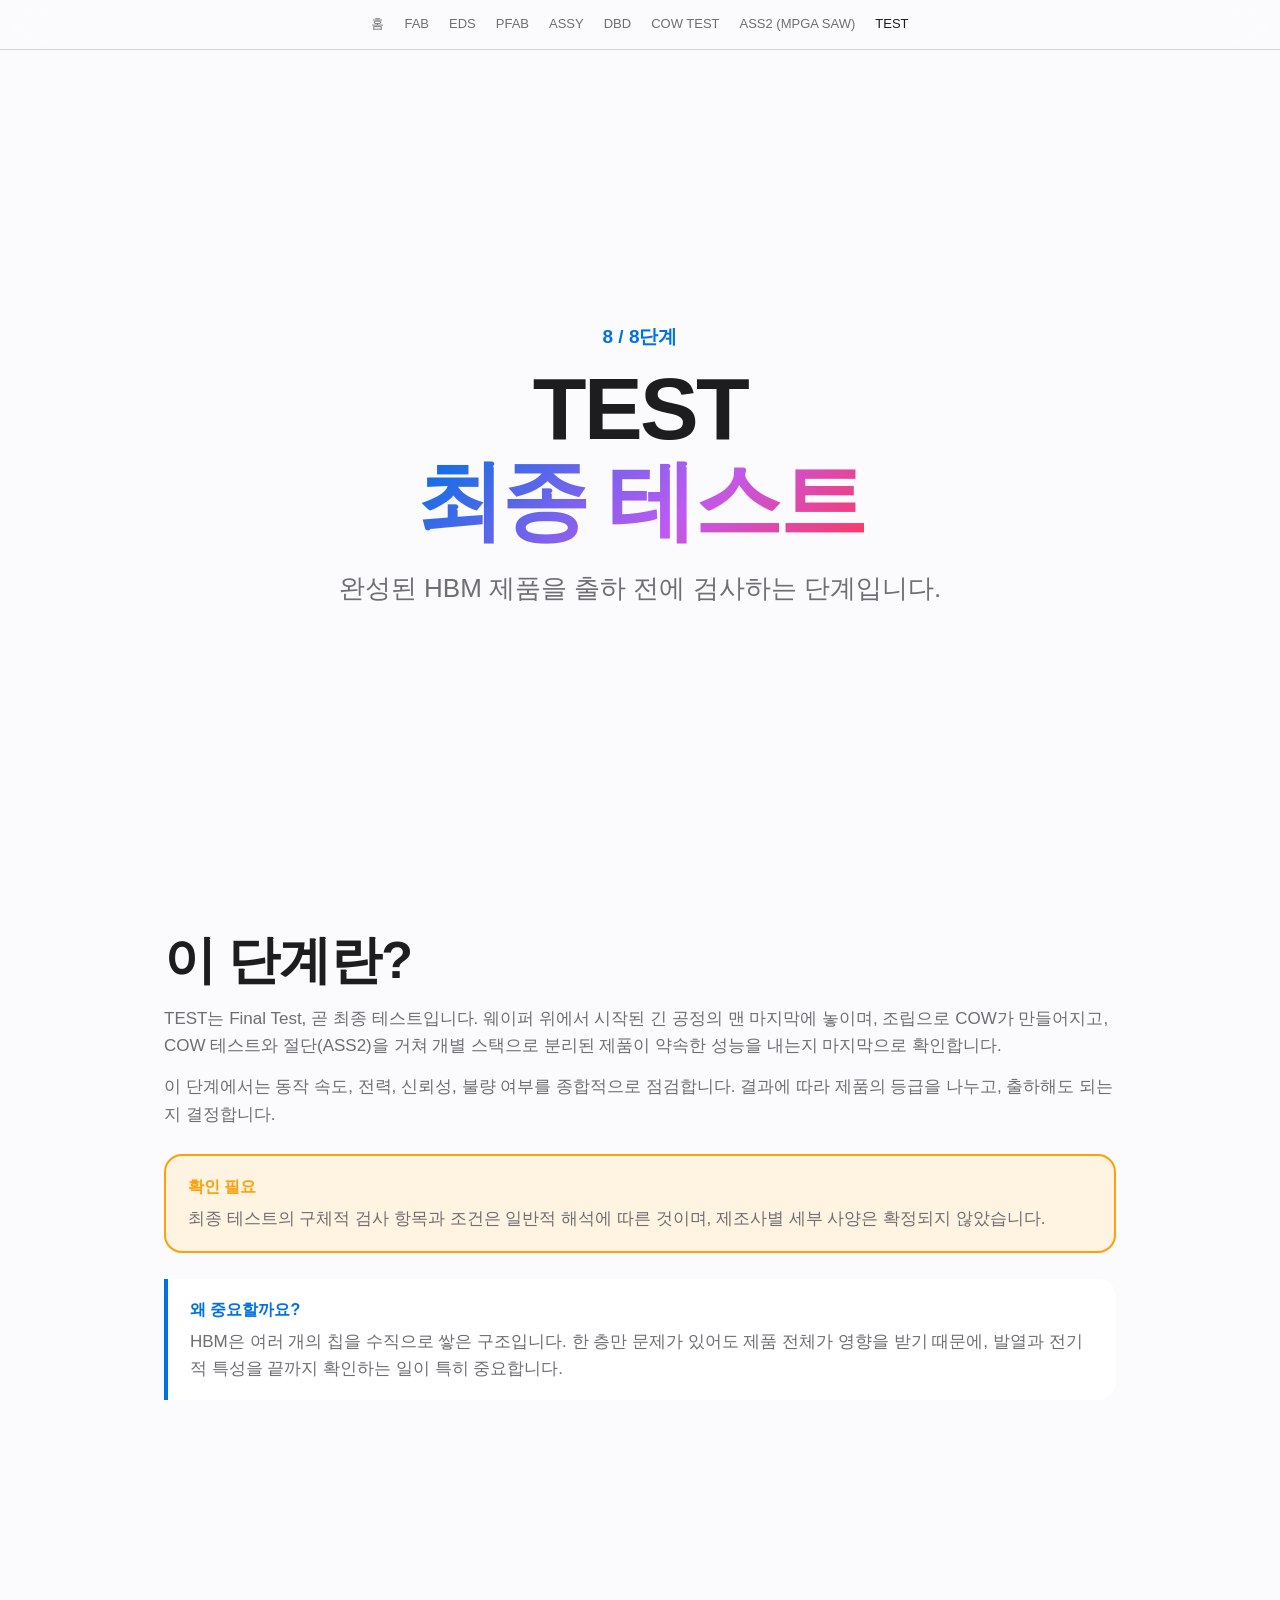
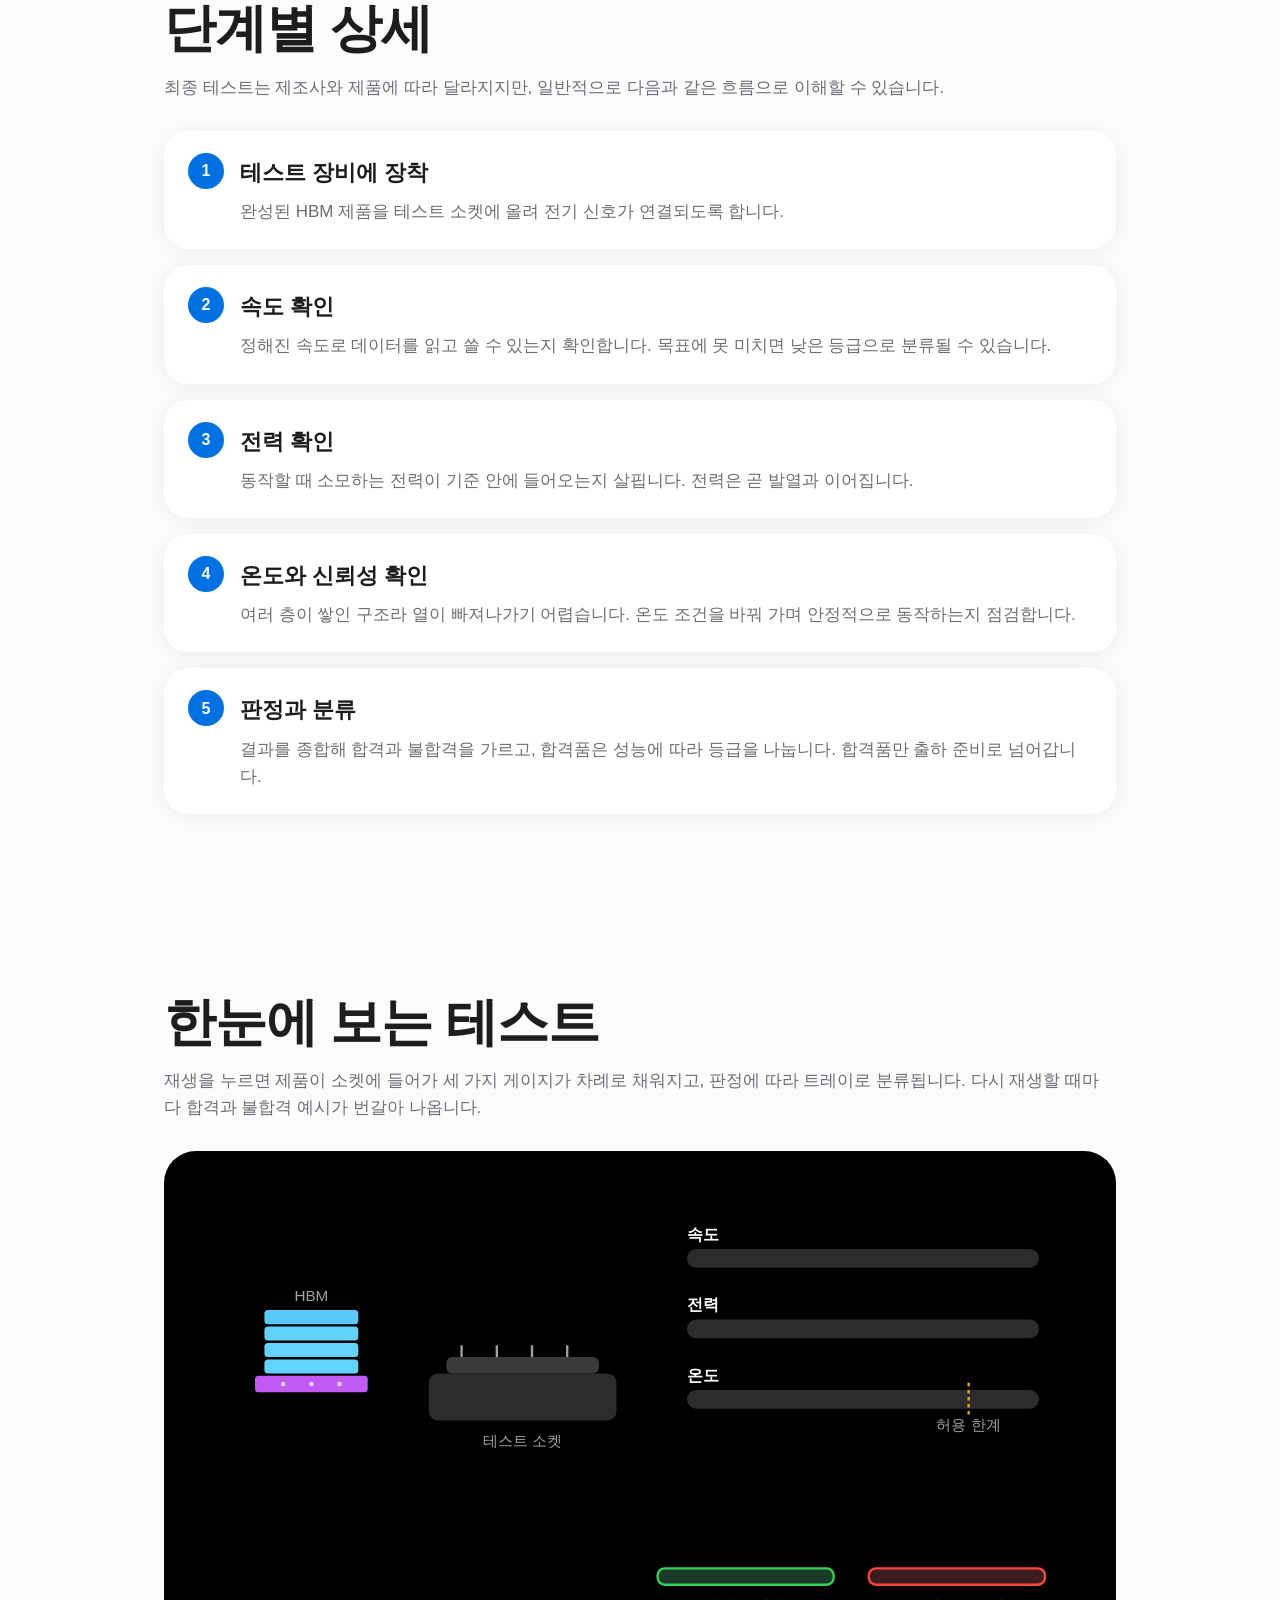
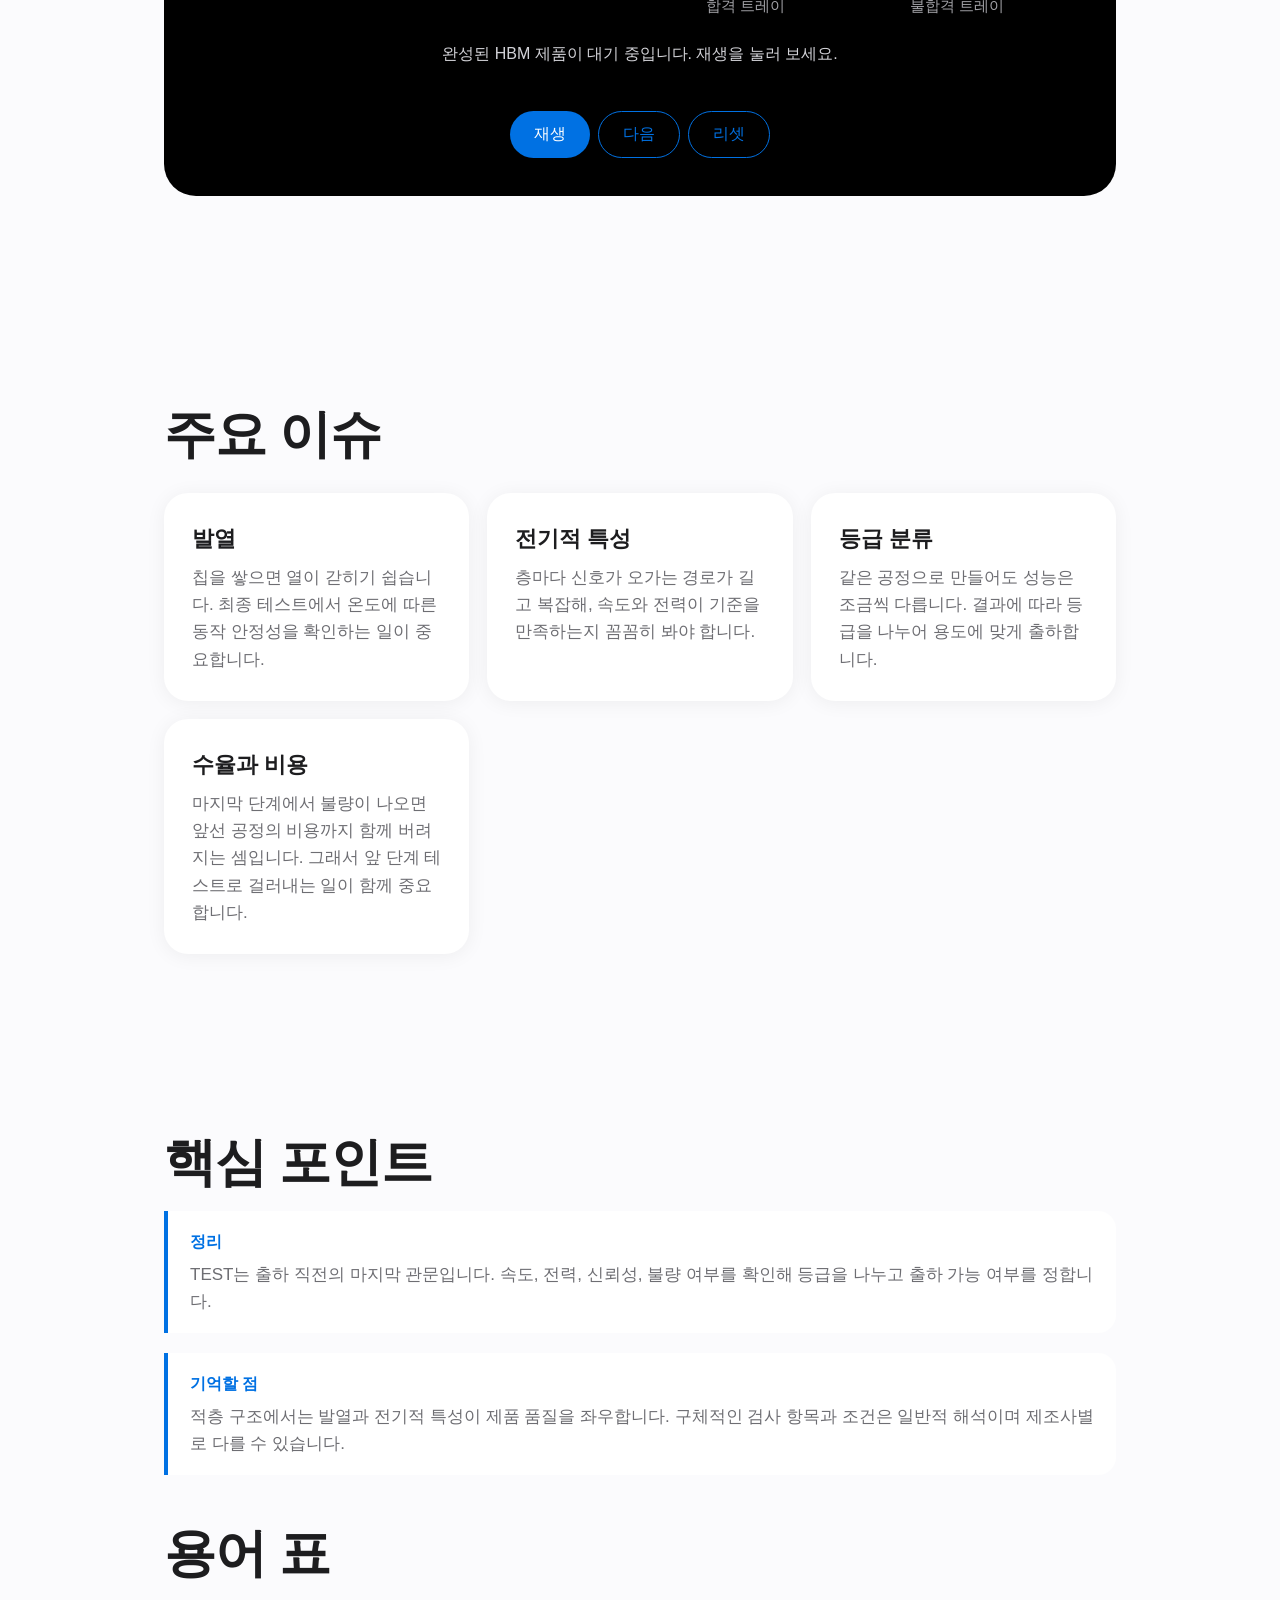
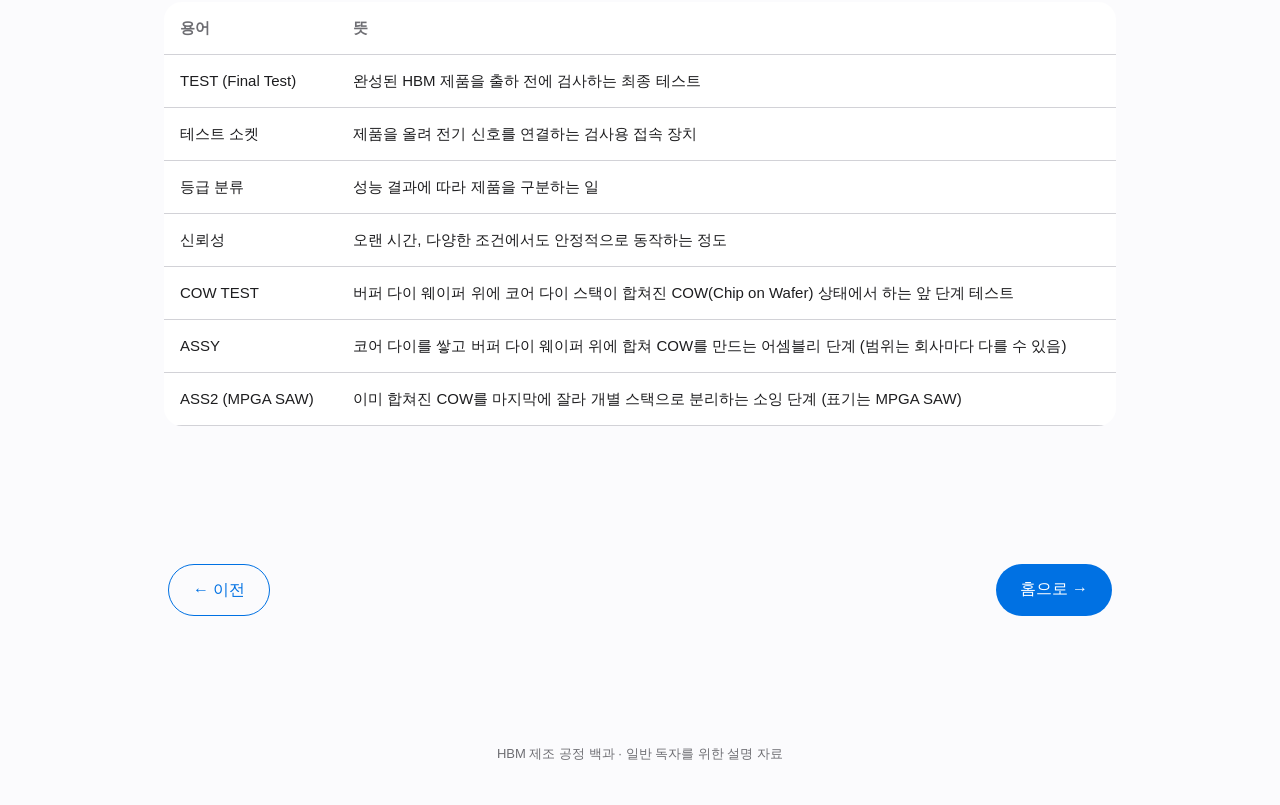
<file: proc-8-test.html>
<!doctype html>
<html lang="ko">
<head>
<meta charset="utf-8">
<meta name="viewport" content="width=device-width,initial-scale=1">
<title>8단계 TEST (최종 테스트) | HBM 제조 공정 백과</title>
<meta name="description" content="HBM 제조 공정의 마지막 단계, 최종 테스트(Final Test)를 쉽게 설명합니다.">
<link rel="stylesheet" href="style.css">
<style>
.ctl{display:flex;flex-wrap:wrap;justify-content:center;margin-top:10px}
.cap{min-height:3.2em;max-width:640px;text-align:center;color:#d2d2d7;font-size:16px;margin-top:14px}
.steps{counter-reset:s;list-style:none;padding:0;margin-top:30px;display:grid;gap:16px}
.steps li{counter-increment:s;background:var(--card);border-radius:24px;padding:24px 28px 24px 76px;position:relative;box-shadow:0 2px 20px rgba(0,0,0,.06)}
.steps li::before{content:counter(s);position:absolute;left:24px;top:22px;width:36px;height:36px;border-radius:50%;background:var(--blue);color:#fff;font-weight:700;display:flex;align-items:center;justify-content:center}
.steps li p{margin-top:4px}
.warn{border:2px solid #ff9f0a;background:color-mix(in srgb,#ff9f0a 12%,var(--card));border-radius:18px;padding:18px 22px;margin:26px 0}
.warn b{color:#ff9f0a}
.gl{fill:#a1a1a6;font-size:13px}
.gt{fill:#fff;font-size:14px;font-weight:600}
.fillbar{transform-box:fill-box;transform-origin:left center;transform:scaleX(0);transition:transform 1s cubic-bezier(.28,.11,.32,1),fill .4s}
#chip{transition:transform 1s cubic-bezier(.28,.11,.32,1)}
.fade{opacity:0;transition:opacity .5s}
.fade.show{opacity:1}
</style>
</head>
<body>
<nav class="top">
<a href="index.html">홈</a>
<a href="proc-1-fab.html">FAB</a>
<a href="proc-2-eds.html">EDS</a>
<a href="proc-3-pfab.html">PFAB</a>
<a href="proc-4-assy.html">ASSY</a>
<a href="proc-5-dbd.html">DBD</a>
<a href="proc-6-cow-test.html">COW TEST</a>
<a href="proc-7-ass2-mpga-saw.html">ASS2 (MPGA SAW)</a>
<a href="proc-8-test.html" class="on">TEST</a>
</nav>

<header class="hero">
<div class="eyebrow">8 / 8단계</div>
<h1>TEST<br><span class="grad">최종 테스트</span></h1>
<p class="lead">완성된 HBM 제품을 출하 전에 검사하는 단계입니다.</p>
</header>

<section class="blk reveal">
<h2>이 단계란?</h2>
<p>TEST는 Final Test, 곧 최종 테스트입니다. 웨이퍼 위에서 시작된 긴 공정의 맨 마지막에 놓이며, 조립으로 COW가 만들어지고, COW 테스트와 절단(ASS2)을 거쳐 개별 스택으로 분리된 제품이 약속한 성능을 내는지 마지막으로 확인합니다.</p>
<p style="margin-top:14px">이 단계에서는 동작 속도, 전력, 신뢰성, 불량 여부를 종합적으로 점검합니다. 결과에 따라 제품의 등급을 나누고, 출하해도 되는지 결정합니다.</p>
<div class="warn"><b>확인 필요</b><p style="margin-top:6px">최종 테스트의 구체적 검사 항목과 조건은 일반적 해석에 따른 것이며, 제조사별 세부 사양은 확정되지 않았습니다.</p></div>
<div class="tip"><b>왜 중요할까요?</b><p style="margin-top:6px">HBM은 여러 개의 칩을 수직으로 쌓은 구조입니다. 한 층만 문제가 있어도 제품 전체가 영향을 받기 때문에, 발열과 전기적 특성을 끝까지 확인하는 일이 특히 중요합니다.</p></div>
</section>

<section class="blk reveal">
<h2>단계별 상세</h2>
<p>최종 테스트는 제조사와 제품에 따라 달라지지만, 일반적으로 다음과 같은 흐름으로 이해할 수 있습니다.</p>
<ol class="steps">
<li><h3>테스트 장비에 장착</h3><p>완성된 HBM 제품을 테스트 소켓에 올려 전기 신호가 연결되도록 합니다.</p></li>
<li><h3>속도 확인</h3><p>정해진 속도로 데이터를 읽고 쓸 수 있는지 확인합니다. 목표에 못 미치면 낮은 등급으로 분류될 수 있습니다.</p></li>
<li><h3>전력 확인</h3><p>동작할 때 소모하는 전력이 기준 안에 들어오는지 살핍니다. 전력은 곧 발열과 이어집니다.</p></li>
<li><h3>온도와 신뢰성 확인</h3><p>여러 층이 쌓인 구조라 열이 빠져나가기 어렵습니다. 온도 조건을 바꿔 가며 안정적으로 동작하는지 점검합니다.</p></li>
<li><h3>판정과 분류</h3><p>결과를 종합해 합격과 불합격을 가르고, 합격품은 성능에 따라 등급을 나눕니다. 합격품만 출하 준비로 넘어갑니다.</p></li>
</ol>
</section>

<section class="blk reveal">
<h2>한눈에 보는 테스트</h2>
<p>재생을 누르면 제품이 소켓에 들어가 세 가지 게이지가 차례로 채워지고, 판정에 따라 트레이로 분류됩니다. 다시 재생할 때마다 합격과 불합격 예시가 번갈아 나옵니다.</p>
<div class="stage">
<svg id="svg" viewBox="0 0 760 380" role="img" aria-label="HBM 최종 테스트 애니메이션">
  <!-- socket -->
  <rect x="215" y="150" width="130" height="14" rx="5" fill="#3a3a3c"/>
  <rect x="200" y="164" width="160" height="40" rx="8" fill="#2c2c2e"/>
  <g stroke="#a1a1a6" stroke-width="2"><line x1="228" y1="150" x2="228" y2="140"/><line x1="258" y1="150" x2="258" y2="140"/><line x1="288" y1="150" x2="288" y2="140"/><line x1="318" y1="150" x2="318" y2="140"/></g>
  <text class="gl" x="280" y="226" text-anchor="middle">테스트 소켓</text>

  <!-- gauges -->
  <g transform="translate(420,36)">
    <text class="gt" x="0" y="14">속도</text>
    <rect x="0" y="22" width="300" height="16" rx="8" fill="#2c2c2e"/>
    <rect id="gSpeed" class="fillbar" x="0" y="22" width="300" height="16" rx="8" fill="#30d158"/>
    <text id="vSpeed" class="gl" x="300" y="14" text-anchor="end"></text>
    <text class="gt" x="0" y="74">전력</text>
    <rect x="0" y="82" width="300" height="16" rx="8" fill="#2c2c2e"/>
    <rect id="gPower" class="fillbar" x="0" y="82" width="300" height="16" rx="8" fill="#30d158"/>
    <text id="vPower" class="gl" x="300" y="74" text-anchor="end"></text>
    <text class="gt" x="0" y="134">온도</text>
    <rect x="0" y="142" width="300" height="16" rx="8" fill="#2c2c2e"/>
    <rect id="gTemp" class="fillbar" x="0" y="142" width="300" height="16" rx="8" fill="#30d158"/>
    <line x1="240" y1="136" x2="240" y2="164" stroke="#ff9f0a" stroke-width="2" stroke-dasharray="3 3"/>
    <text class="gl" x="240" y="176" text-anchor="middle">허용 한계</text>
    <text id="vTemp" class="gl" x="300" y="134" text-anchor="end"></text>
  </g>

  <!-- verdict -->
  <g id="verdict" class="fade">
    <rect id="vBox" x="420" y="220" width="300" height="26" rx="13" fill="#30d158"/>
    <text id="vText" x="570" y="239" text-anchor="middle" fill="#fff" font-size="16" font-weight="700"></text>
  </g>

  <!-- trays -->
  <g>
    <rect x="395" y="330" width="150" height="14" rx="6" fill="#1c3a28" stroke="#30d158" stroke-width="2"/>
    <text class="gl" x="470" y="366" text-anchor="middle">합격 트레이</text>
    <rect x="575" y="330" width="150" height="14" rx="6" fill="#3d1c20" stroke="#ff453a" stroke-width="2"/>
    <text class="gl" x="650" y="366" text-anchor="middle">불합격 트레이</text>
  </g>

  <!-- chip: origin at top-left of stack, 80 wide -->
  <g id="chip" style="transform:translate(60px,110px)">
    <rect x="0" y="0" width="80" height="12" rx="3" fill="#5ac8fa"/>
    <rect x="0" y="14" width="80" height="12" rx="3" fill="#64d2ff"/>
    <rect x="0" y="28" width="80" height="12" rx="3" fill="#64d2ff"/>
    <rect x="0" y="42" width="80" height="12" rx="3" fill="#64d2ff"/>
    <rect x="-8" y="56" width="96" height="14" rx="3" fill="#bf5af2"/>
    <g fill="#fff" opacity=".7"><circle cx="16" cy="63" r="2"/><circle cx="40" cy="63" r="2"/><circle cx="64" cy="63" r="2"/></g>
    <text class="gl" x="40" y="-8" text-anchor="middle">HBM</text>
  </g>
</svg>
<div class="cap" id="cap" aria-live="polite"></div>
<div class="ctl">
<button class="btn" id="bPlay" type="button">재생</button>
<button class="btn ghost" id="bNext" type="button">다음</button>
<button class="btn ghost" id="bReset" type="button">리셋</button>
</div>
</div>
</section>

<section class="blk reveal">
<h2>주요 이슈</h2>
<div class="grid">
<div class="card"><h3>발열</h3><p>칩을 쌓으면 열이 갇히기 쉽습니다. 최종 테스트에서 온도에 따른 동작 안정성을 확인하는 일이 중요합니다.</p></div>
<div class="card"><h3>전기적 특성</h3><p>층마다 신호가 오가는 경로가 길고 복잡해, 속도와 전력이 기준을 만족하는지 꼼꼼히 봐야 합니다.</p></div>
<div class="card"><h3>등급 분류</h3><p>같은 공정으로 만들어도 성능은 조금씩 다릅니다. 결과에 따라 등급을 나누어 용도에 맞게 출하합니다.</p></div>
<div class="card"><h3>수율과 비용</h3><p>마지막 단계에서 불량이 나오면 앞선 공정의 비용까지 함께 버려지는 셈입니다. 그래서 앞 단계 테스트로 걸러내는 일이 함께 중요합니다.</p></div>
</div>
</section>

<section class="blk reveal">
<h2>핵심 포인트</h2>
<div class="tip"><b>정리</b><p style="margin-top:6px">TEST는 출하 직전의 마지막 관문입니다. 속도, 전력, 신뢰성, 불량 여부를 확인해 등급을 나누고 출하 가능 여부를 정합니다.</p></div>
<div class="tip"><b>기억할 점</b><p style="margin-top:6px">적층 구조에서는 발열과 전기적 특성이 제품 품질을 좌우합니다. 구체적인 검사 항목과 조건은 일반적 해석이며 제조사별로 다를 수 있습니다.</p></div>

<h2 style="margin-top:50px">용어 표</h2>
<table>
<thead><tr><th>용어</th><th>뜻</th></tr></thead>
<tbody>
<tr><td>TEST (Final Test)</td><td>완성된 HBM 제품을 출하 전에 검사하는 최종 테스트</td></tr>
<tr><td>테스트 소켓</td><td>제품을 올려 전기 신호를 연결하는 검사용 접속 장치</td></tr>
<tr><td>등급 분류</td><td>성능 결과에 따라 제품을 구분하는 일</td></tr>
<tr><td>신뢰성</td><td>오랜 시간, 다양한 조건에서도 안정적으로 동작하는 정도</td></tr>
<tr><td>COW TEST</td><td>버퍼 다이 웨이퍼 위에 코어 다이 스택이 합쳐진 COW(Chip on Wafer) 상태에서 하는 앞 단계 테스트</td></tr>
<tr><td>ASSY</td><td>코어 다이를 쌓고 버퍼 다이 웨이퍼 위에 합쳐 COW를 만드는 어셈블리 단계 (범위는 회사마다 다를 수 있음)</td></tr>
<tr><td>ASS2 (MPGA SAW)</td><td>이미 합쳐진 COW를 마지막에 잘라 개별 스택으로 분리하는 소잉 단계 (표기는 MPGA SAW)</td></tr>
</tbody>
</table>
</section>

<div class="pager">
<a class="btn ghost" href="proc-7-ass2-mpga-saw.html">&larr; 이전</a>
<a class="btn" href="index.html">홈으로 &rarr;</a>
</div>
<footer>HBM 제조 공정 백과 · 일반 독자를 위한 설명 자료</footer>

<script>
(function(){
  var $=function(i){return document.getElementById(i)};
  var chip=$('chip'),gS=$('gSpeed'),gP=$('gPower'),gT=$('gTemp'),ver=$('verdict'),vBox=$('vBox'),vText=$('vText'),cap=$('cap');
  var vS=$('vSpeed'),vP=$('vPower'),vT=$('vTemp');
  var bPlay=$('bPlay'),bNext=$('bNext'),bReset=$('bReset');
  var LAST=6, idx=0, token=0, playing=false, pass=true, started=false; // 첫 실행은 합격, 완료 후 다시 재생하거나 리셋하면 결과가 반전됨
  var wait='translate(60px,110px)', sock='translate(240px,68px)';
  var tray={ok:'translate(430px,256px)',ng:'translate(610px,256px)'};
  function setBar(el,v,color,txt,out){el.style.transform='scaleX('+v+')';el.style.fill=color;out.textContent=txt}
  function apply(n){
    var ok=pass, g='#30d158', r='#ff453a';
    chip.style.transform = n===0?wait : n<6?sock : (ok?tray.ok:tray.ng);
    if(n>=2) setBar(gS,.85,g,'기준 이상',vS); else setBar(gS,0,g,'',vS);
    if(n>=3) setBar(gP,ok?.55:.9,ok?g:'#ff9f0a',ok?'기준 이내':'기준 초과',vP); else setBar(gP,0,g,'',vP);
    if(n>=4) setBar(gT,ok?.6:.97,ok?g:r,ok?'한계 이내':'한계 초과',vT); else setBar(gT,0,g,'',vT);
    if(n>=5){vBox.style.fill=ok?'#30d158':'#ff453a';vBox.setAttribute('fill',ok?'#30d158':'#ff453a');vText.textContent=ok?'합격':'불합격';ver.classList.add('show')} else ver.classList.remove('show');
    var caps=[
      '완성된 HBM 제품이 대기 중입니다. 재생을 눌러 보세요.',
      '제품이 테스트 소켓에 장착되어 전기 신호가 연결됩니다.',
      '속도 게이지가 채워집니다. 정해진 속도로 읽고 쓰는지 확인합니다.',
      ok?'전력 게이지가 채워집니다. 소모 전력이 기준 안에 있습니다.':'전력 게이지가 채워집니다. 소모 전력이 기준을 넘었습니다.',
      ok?'온도 게이지가 채워집니다. 발열이 허용 한계 안에 있습니다.':'온도 게이지가 채워집니다. 적층 구조의 열이 허용 한계를 넘었습니다.',
      ok?'종합 판정은 합격입니다.':'종합 판정은 불합격입니다.',
      ok?'합격품은 합격 트레이로 분류되어 출하 준비로 넘어갑니다.':'불합격품은 불합격 트레이로 분류됩니다.'
    ];
    cap.textContent=caps[n];
    idx=n;
    bNext.disabled = n>=LAST;
    bPlay.textContent = playing?'일시정지':(n>=LAST?'다시 재생':'재생');
  }
  function sleep(ms,t){return new Promise(function(res,rej){setTimeout(function(){t===token?res():rej('x')},ms)})}
  function freshRun(){ // 완료 상태에서 새로 시작: 결과 반전
    pass=!pass;
    noTrans(function(){apply(0)});
  }
  function noTrans(fn){
    var els=[chip,gS,gP,gT];
    els.forEach(function(e){e.style.transition='none'});
    fn(); void chip.getBoundingClientRect();
    els.forEach(function(e){e.style.transition=''});
  }
  async function play(){
    if(playing){stop();return}
    if(idx>=LAST) freshRun();
    started=true;
    var t=++token; playing=true; apply(idx);
    try{
      while(idx<LAST){
        await sleep(idx===0?300:1300,t);
        apply(idx+1);
      }
      await sleep(0,t);
    }catch(e){return}
    if(t===token){playing=false;apply(idx)}
  }
  function stop(){token++;playing=false;apply(idx)}
  function next(){
    token++;playing=false;
    if(idx>=LAST) return;
    started=true;
    apply(idx+1);
  }
  function reset(){
    token++;playing=false;
    if(idx>=LAST||idx>0) pass=!pass;
    noTrans(function(){apply(0)});
  }
  bPlay.addEventListener('click',play);
  bNext.addEventListener('click',next);
  bReset.addEventListener('click',reset);
  noTrans(function(){apply(0)});
})();
</script>
<script src="base.js"></script>
</body>
</html>
</file>
<file: style.css>
:root{--bg:#fbfbfd;--fg:#1d1d1f;--sub:#6e6e73;--card:#fff;--line:#d2d2d7;--blue:#0071e3;--grad:linear-gradient(135deg,#0071e3,#bf5af2 60%,#ff375f);--ease:cubic-bezier(.28,.11,.32,1)}
@media(prefers-color-scheme:dark){:root{--bg:#000;--fg:#f5f5f7;--sub:#a1a1a6;--card:#1c1c1e;--line:#38383a}}
*{box-sizing:border-box;margin:0}html{scroll-behavior:smooth}
body{font-family:-apple-system,BlinkMacSystemFont,"SF Pro Display","Pretendard","Apple SD Gothic Neo","Malgun Gothic",sans-serif;background:var(--bg);color:var(--fg);line-height:1.6;-webkit-font-smoothing:antialiased}
nav.top{position:sticky;top:0;z-index:50;display:flex;gap:20px;align-items:center;justify-content:center;padding:14px 20px;background:color-mix(in srgb,var(--bg) 78%,transparent);backdrop-filter:saturate(180%) blur(20px);border-bottom:1px solid var(--line);font-size:13px;overflow-x:auto;white-space:nowrap}
nav.top a{color:var(--sub);text-decoration:none;transition:.3s}nav.top a:hover,nav.top a.on{color:var(--fg)}
.hero{min-height:88vh;display:flex;flex-direction:column;align-items:center;justify-content:center;text-align:center;padding:80px 24px 40px}
.eyebrow{font-size:19px;font-weight:600;color:var(--blue);margin-bottom:10px}
h1{font-size:clamp(40px,8vw,88px);font-weight:700;letter-spacing:-.03em;line-height:1.05}
h2{font-size:clamp(28px,5vw,52px);font-weight:700;letter-spacing:-.02em;line-height:1.1;margin-bottom:16px}
h3{font-size:22px;font-weight:600;margin-bottom:8px}
.grad{background:var(--grad);-webkit-background-clip:text;background-clip:text;color:transparent}
.lead{font-size:clamp(18px,2.4vw,26px);color:var(--sub);max-width:760px;margin:20px auto 0;font-weight:500}
section.blk{max-width:1000px;margin:0 auto;padding:90px 24px}
.grid{display:grid;grid-template-columns:repeat(auto-fit,minmax(260px,1fr));gap:18px;margin-top:30px}
.card{background:var(--card);border-radius:24px;padding:28px;box-shadow:0 2px 20px rgba(0,0,0,.06);transition:transform .5s var(--ease),box-shadow .5s var(--ease)}
.card:hover{transform:translateY(-6px) scale(1.01);box-shadow:0 14px 40px rgba(0,0,0,.14)}
.card p,.blk p{color:var(--sub);font-size:17px}
a.card{text-decoration:none;color:inherit;display:block}
.num{font-size:13px;font-weight:700;color:var(--blue);letter-spacing:.08em}
.stage{background:#000;color:#fff;border-radius:32px;padding:30px;margin:30px 0;position:relative;overflow:hidden;min-height:320px;display:flex;align-items:center;justify-content:center;flex-direction:column}
.stage svg{max-width:100%;height:auto}
.btn{display:inline-block;background:var(--blue);color:#fff;border:0;padding:12px 24px;border-radius:980px;font-size:16px;cursor:pointer;text-decoration:none;margin:8px 4px;transition:.3s}.btn:hover{filter:brightness(1.15);transform:scale(1.04)}
.btn.ghost{background:transparent;color:var(--blue);border:1px solid var(--blue)}
.tip{border-left:4px solid var(--blue);background:var(--card);border-radius:0 18px 18px 0;padding:18px 22px;margin:20px 0}
.tip b{color:var(--blue)}
.reveal{opacity:0;transform:translateY(40px);transition:opacity 1s var(--ease),transform 1s var(--ease)}.reveal.in{opacity:1;transform:none}
table{width:100%;border-collapse:collapse;margin-top:20px;background:var(--card);border-radius:18px;overflow:hidden}th,td{padding:14px 16px;text-align:left;border-bottom:1px solid var(--line);font-size:15px}th{color:var(--sub);font-weight:600}
.pager{display:flex;justify-content:space-between;max-width:1000px;margin:0 auto;padding:40px 24px 80px}
footer{text-align:center;color:var(--sub);font-size:13px;padding:40px}
@media(prefers-reduced-motion:reduce){*{animation:none!important;transition:none!important}}
</file>
